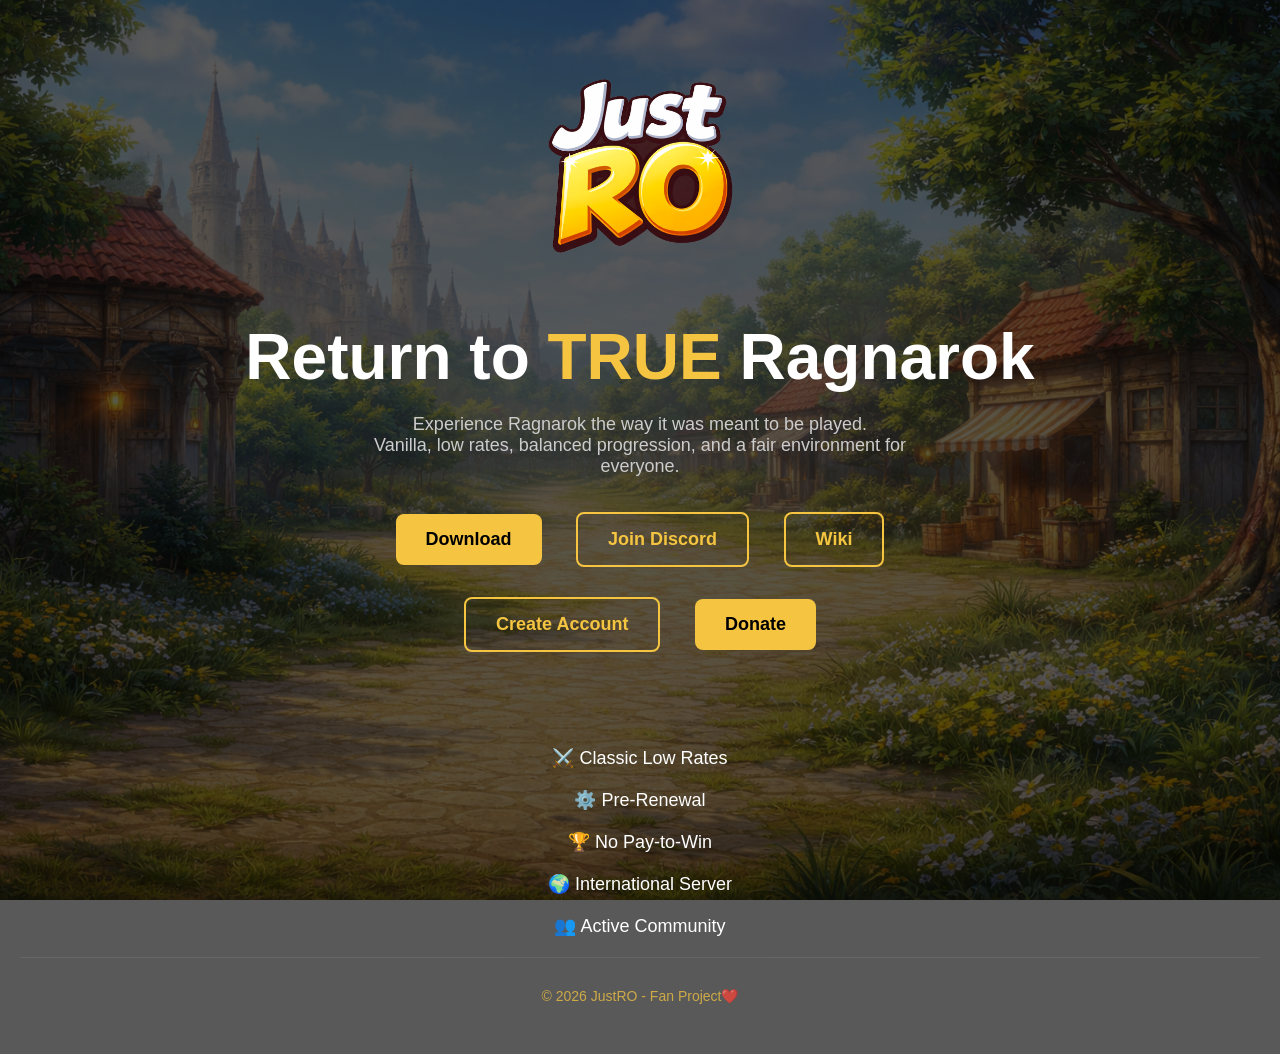
<file: index.html>
<!DOCTYPE html>
<html lang="en">
<head>
  <meta charset="UTF-8">
  <title>JustRO - Pure Ragnarok Experience</title>
  <meta name="viewport" content="width=device-width, initial-scale=1.0">

  <!-- IMPORTANTE: revisa que el nombre sea EXACTO -->
  <link rel="stylesheet" href="./styles.css">
</head>

<body>

<div class="container">

  <img src="./images/logo.png" class="logo" alt="JustRO Logo">

  <h1>Return to <span>TRUE</span> Ragnarok</h1>

  <p>
      Experience Ragnarok the way it was meant to be played.<br>
      Vanilla, low rates, balanced progression, and a fair environment for everyone.
  </p>
<div class="buttons">
      <a href="#" class="btn btn-primary">Download</a>
      <a href="#" class="btn btn-secondary">Join Discord</a>
      <a href="/JustRO_Custom_Wiki.html" class="btn btn-secondary">Wiki</a>
  </div>
  <div class="buttons">
      <a href="#" class="btn btn-secondary">Create Account</a>
      <a href="#" class="btn btn-primary">Donate</a>
  </div>
  <div class="features">
    <div class="feature">⚔️ Classic Low Rates</div>
    <div class="feature">⚙️ Pre-Renewal</div>
    <div class="feature">🏆 No Pay-to-Win</div>
    <div class="feature">🌍 International Server</div>
    <div class="feature">👥 Active Community</div>
  </div>

  <footer>
    © 2026 JustRO - Fan Project❤️
  </footer>

</div>

</body>
</html>
</file>
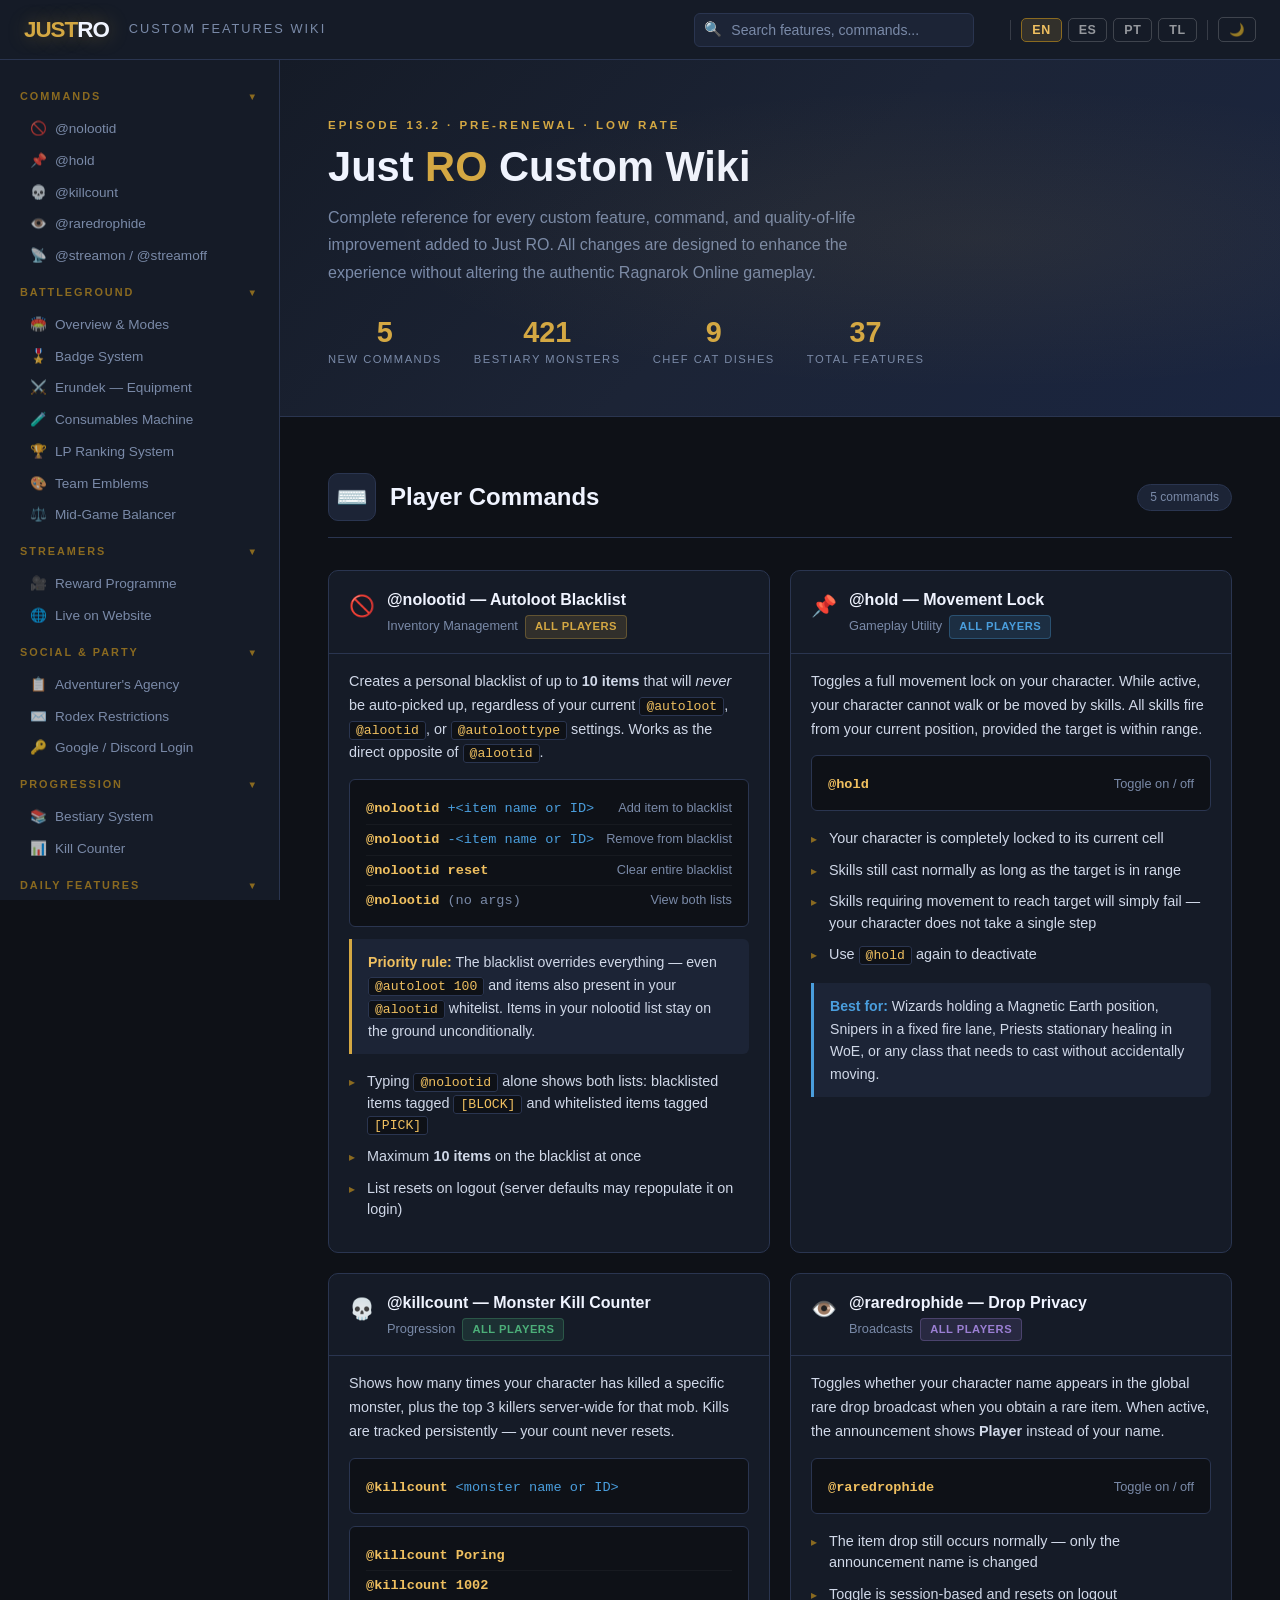
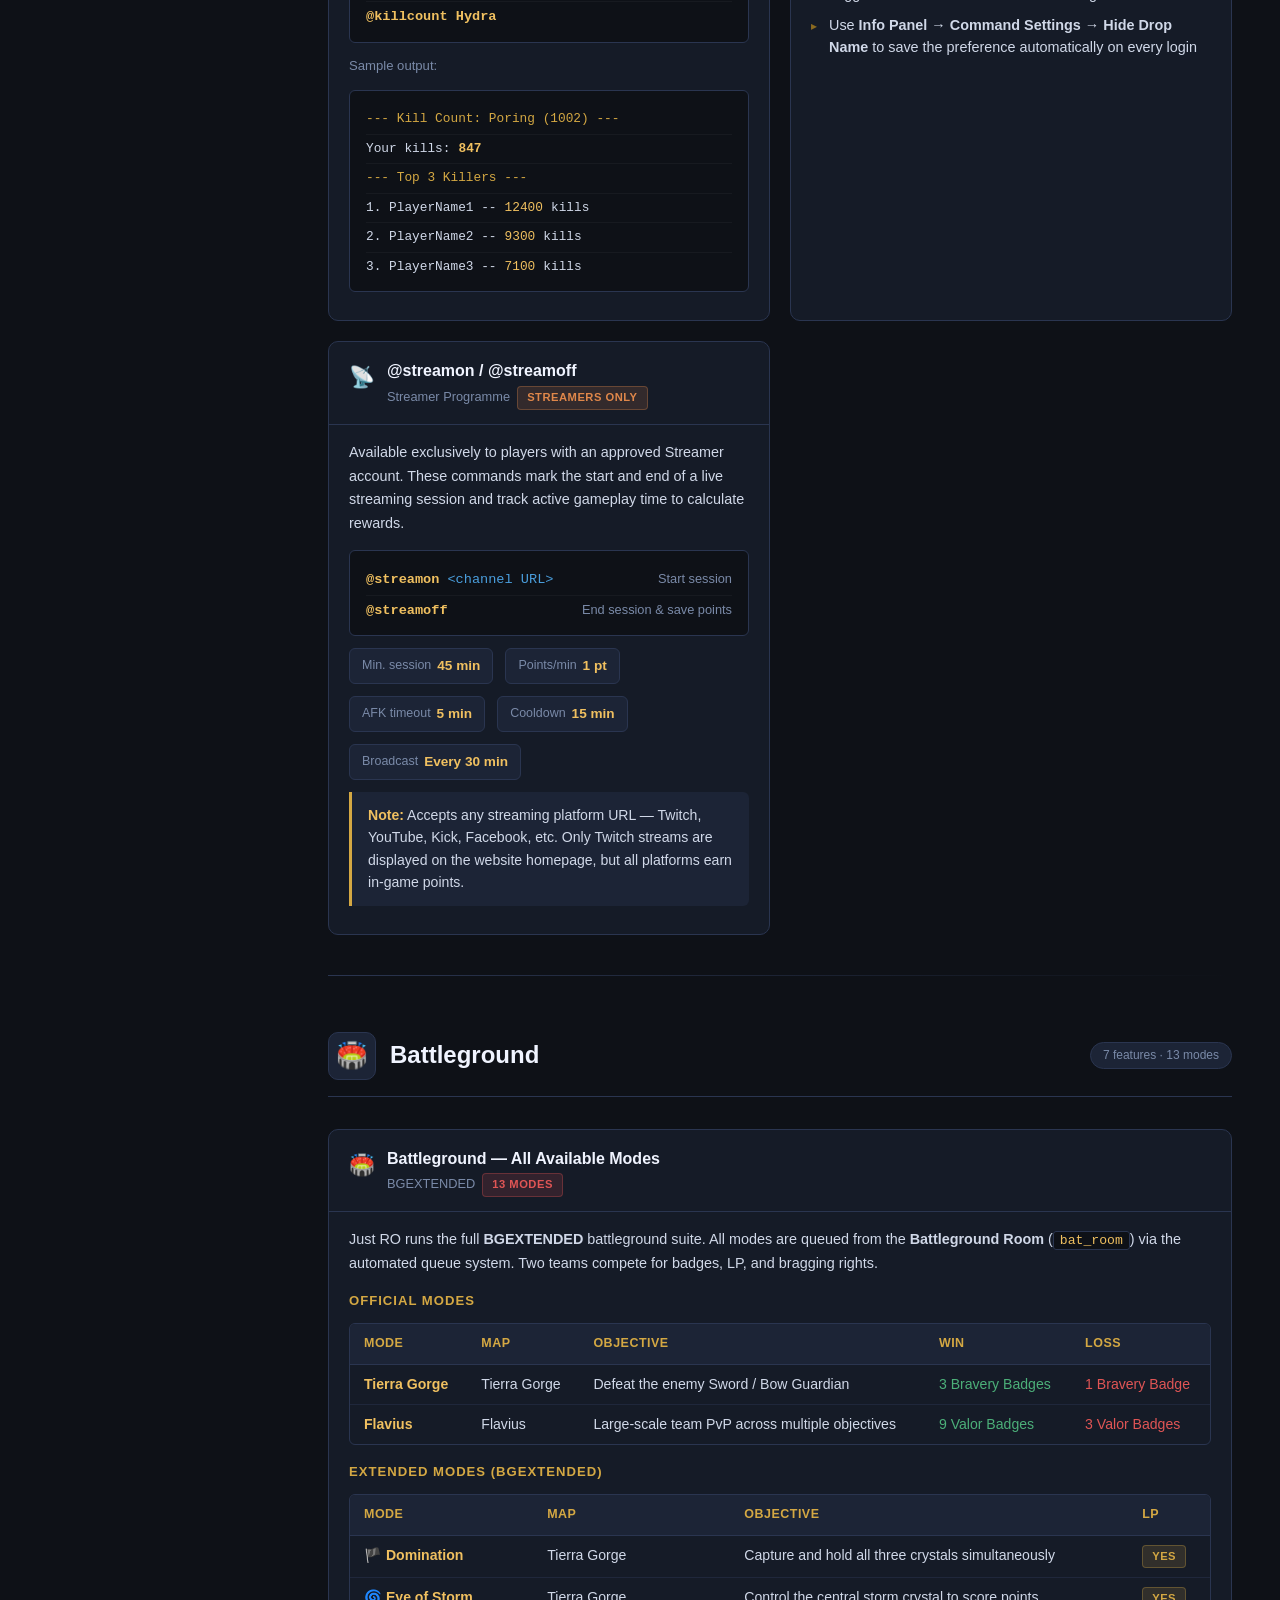
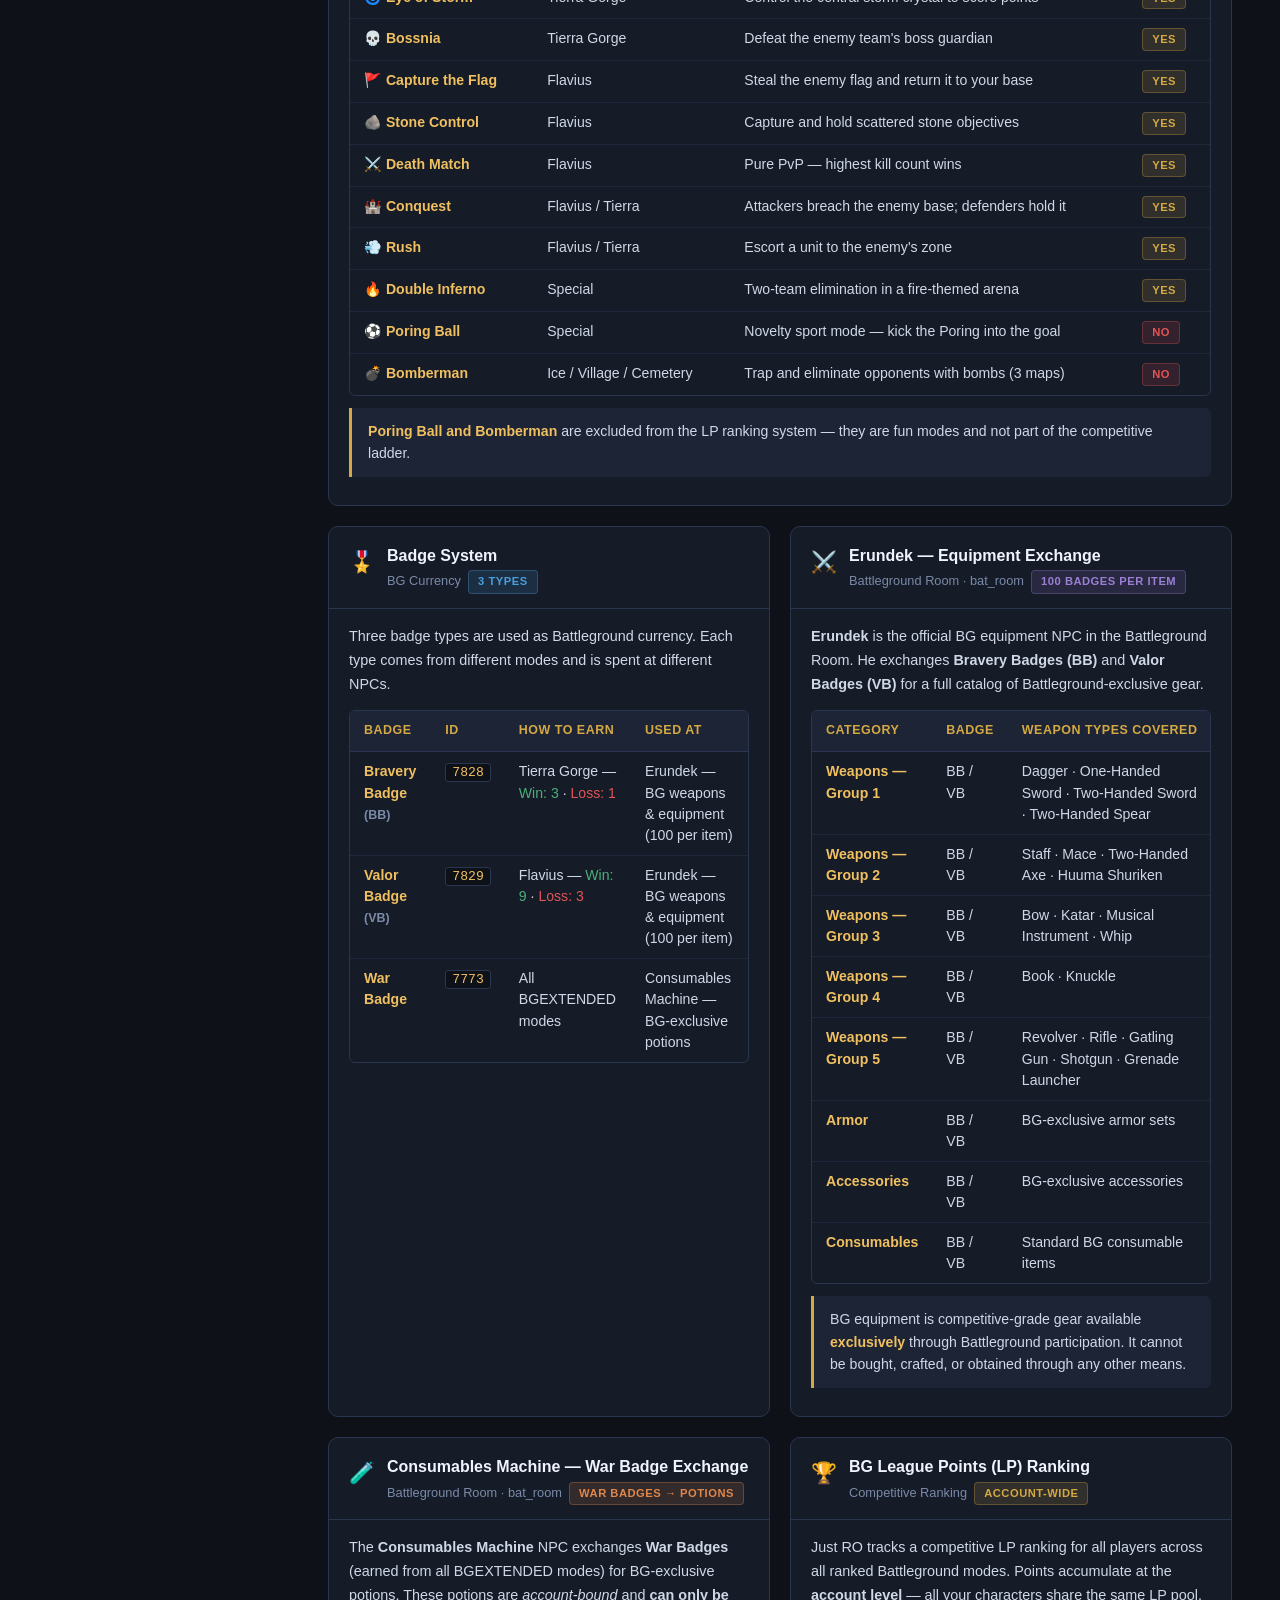
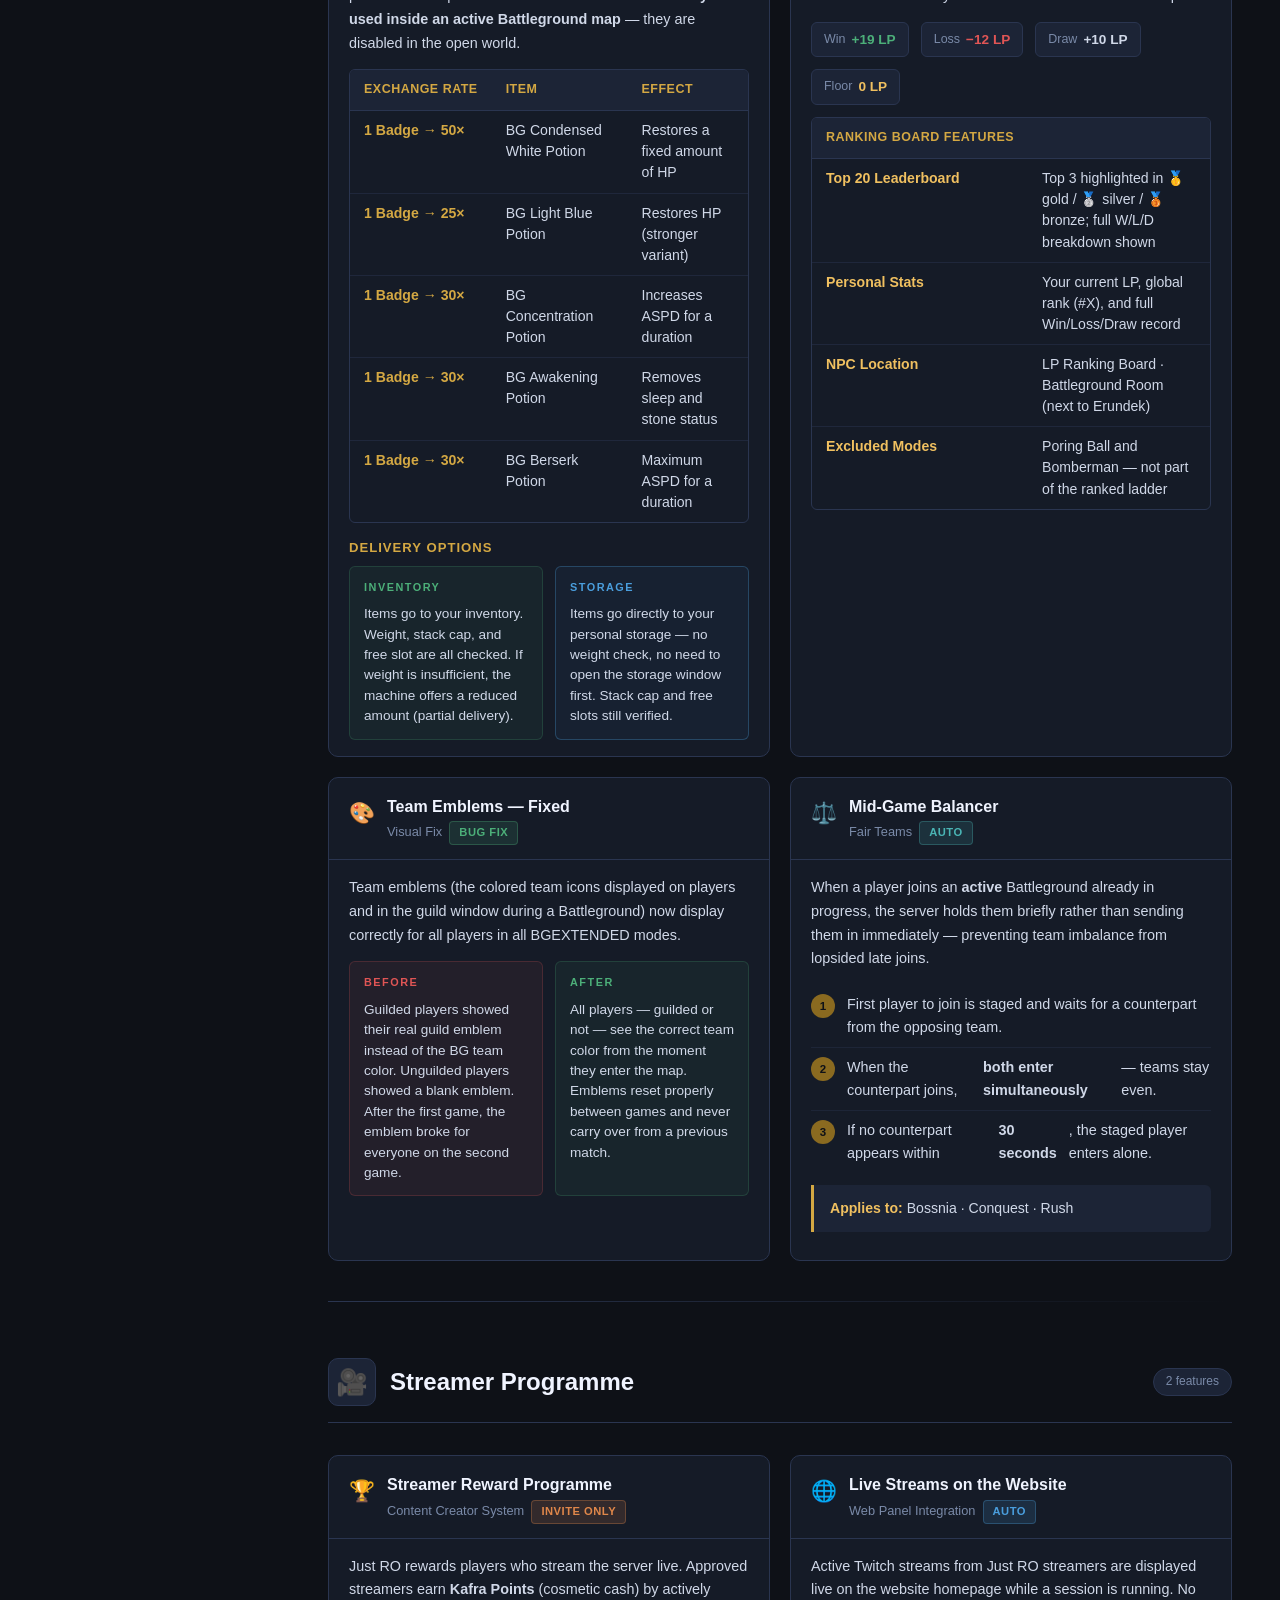
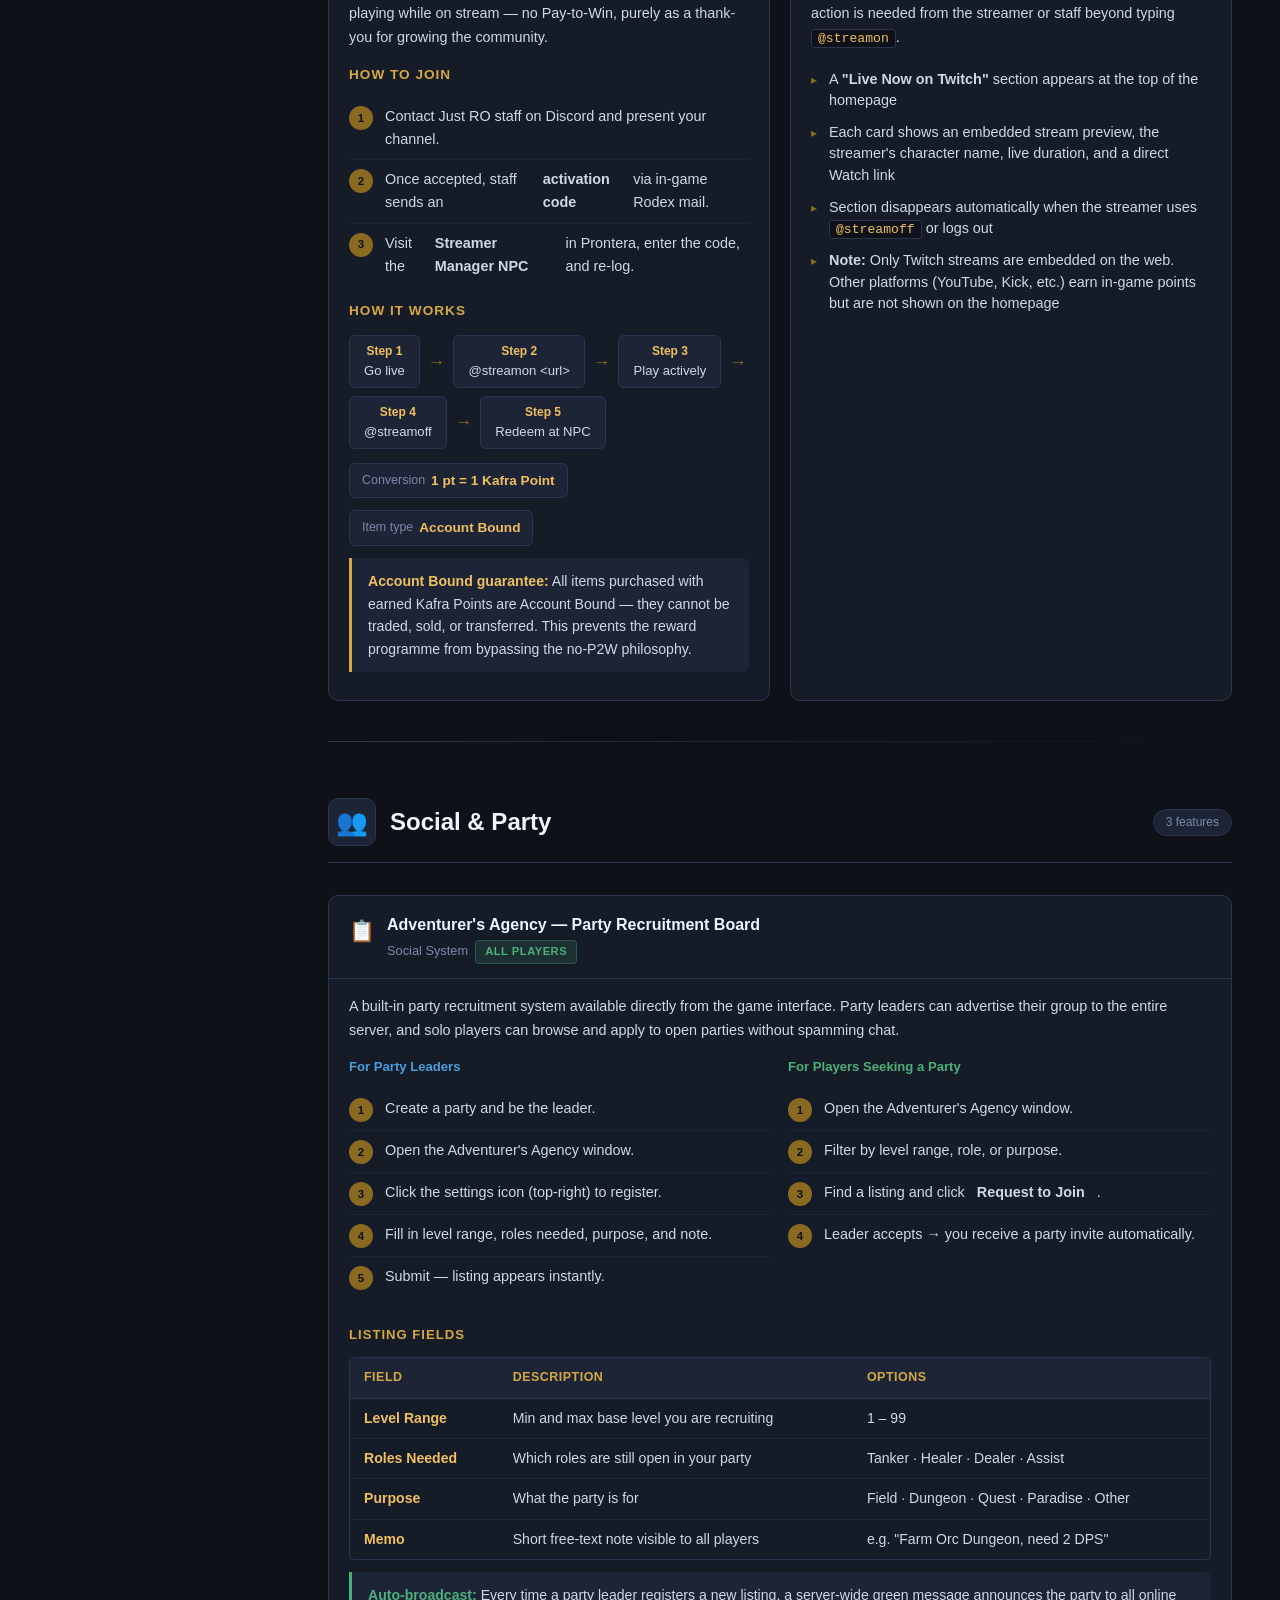
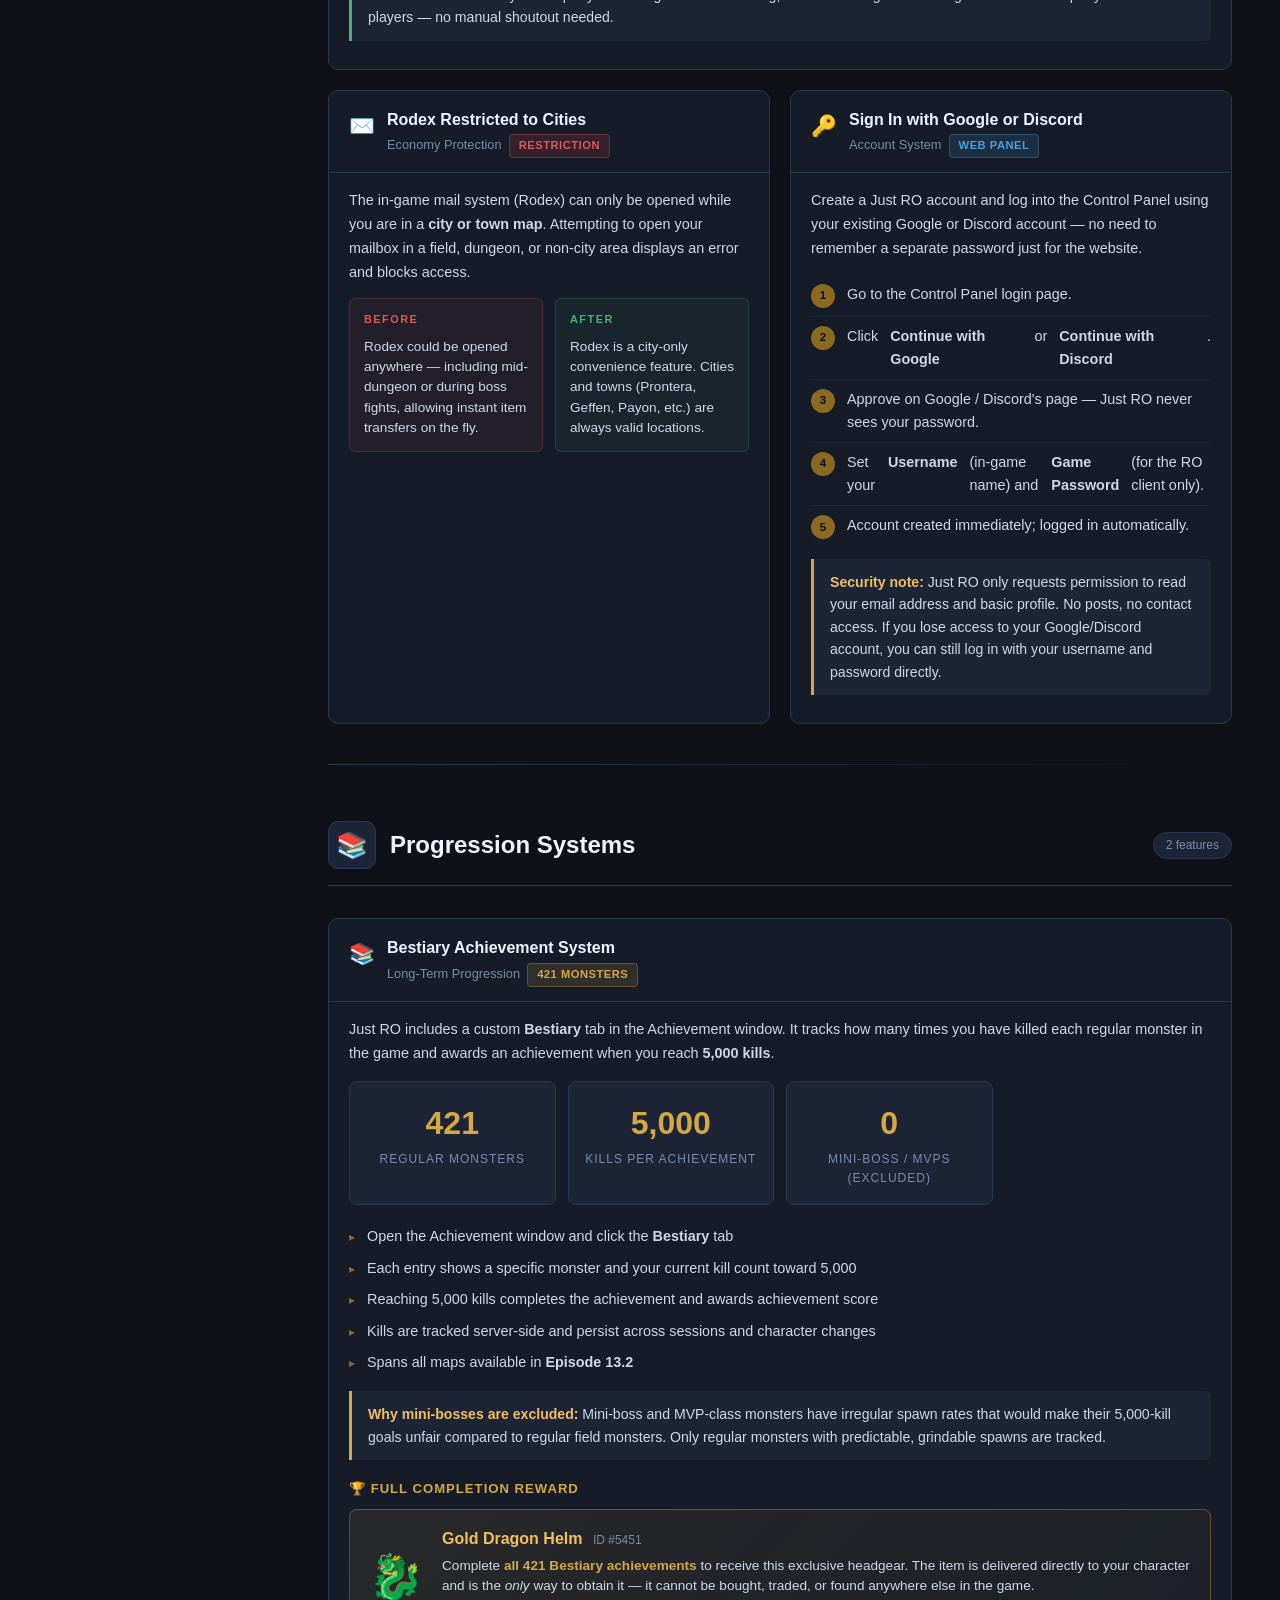
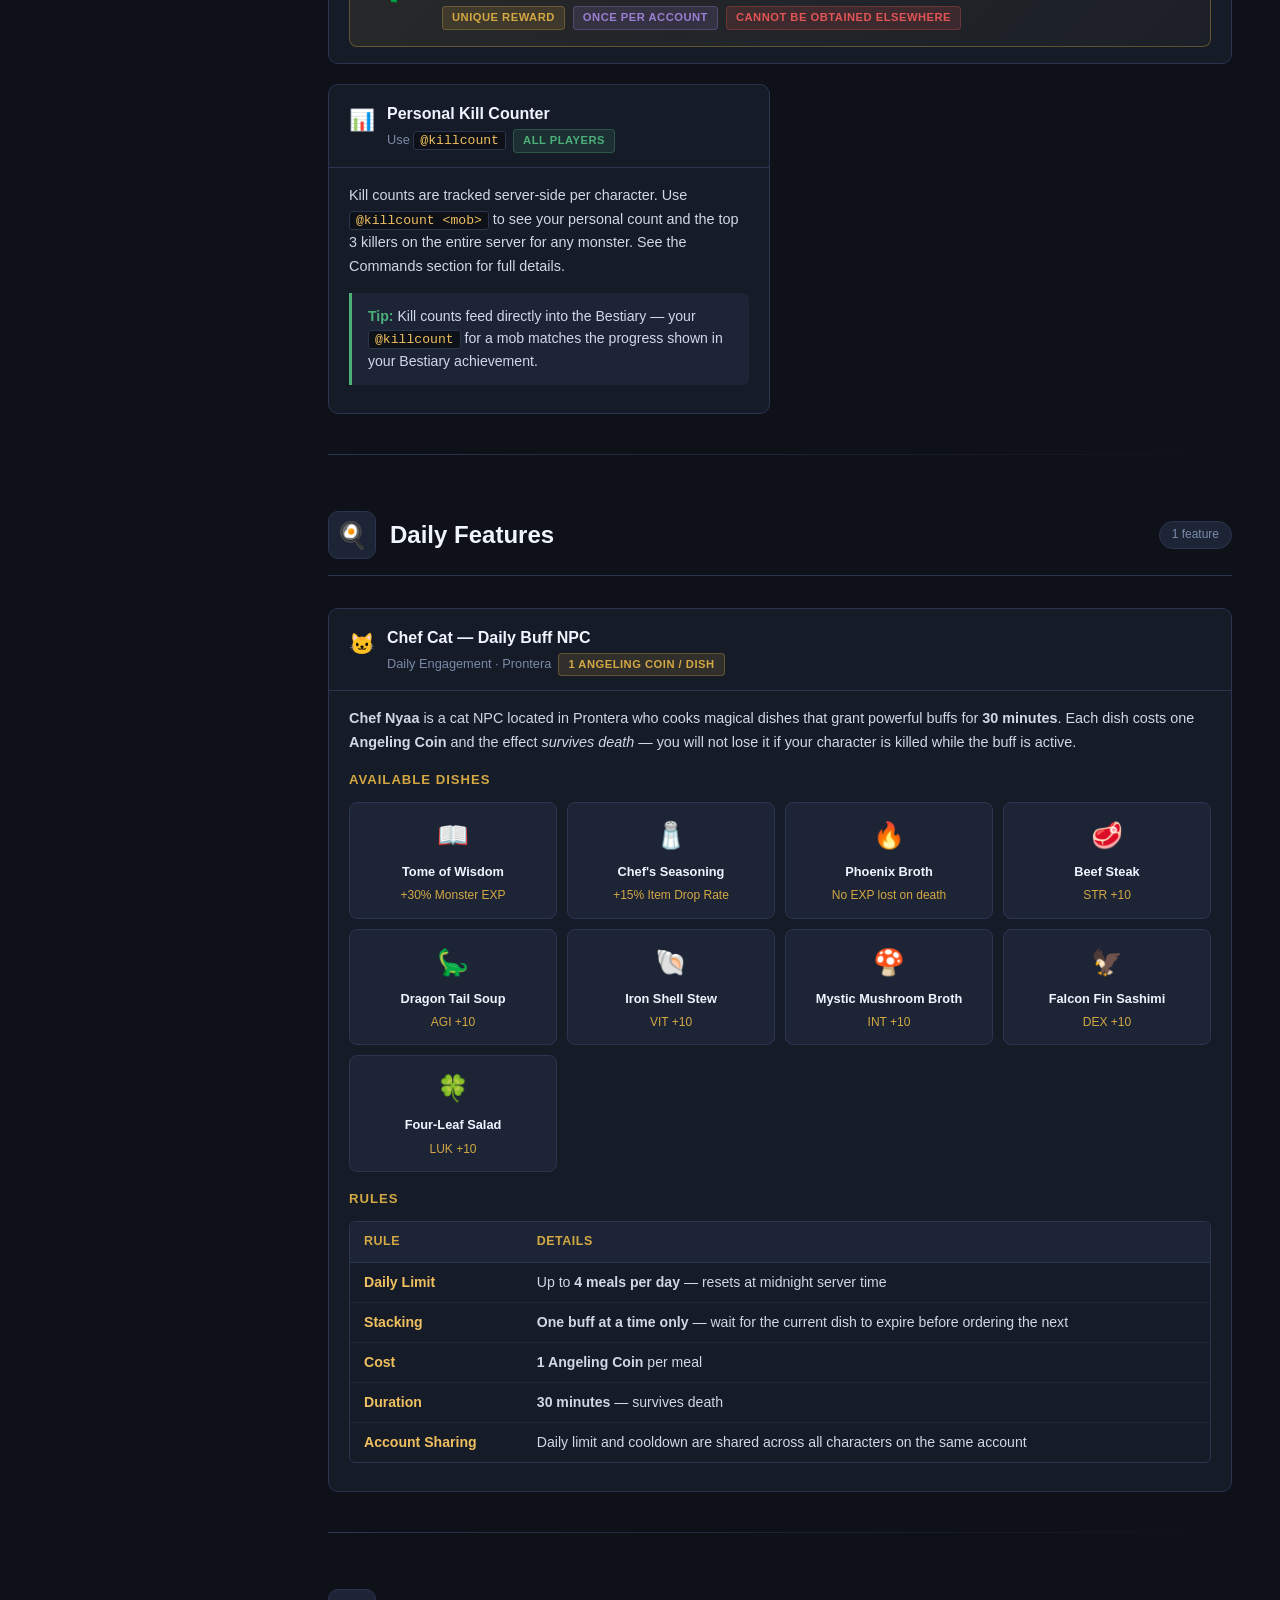
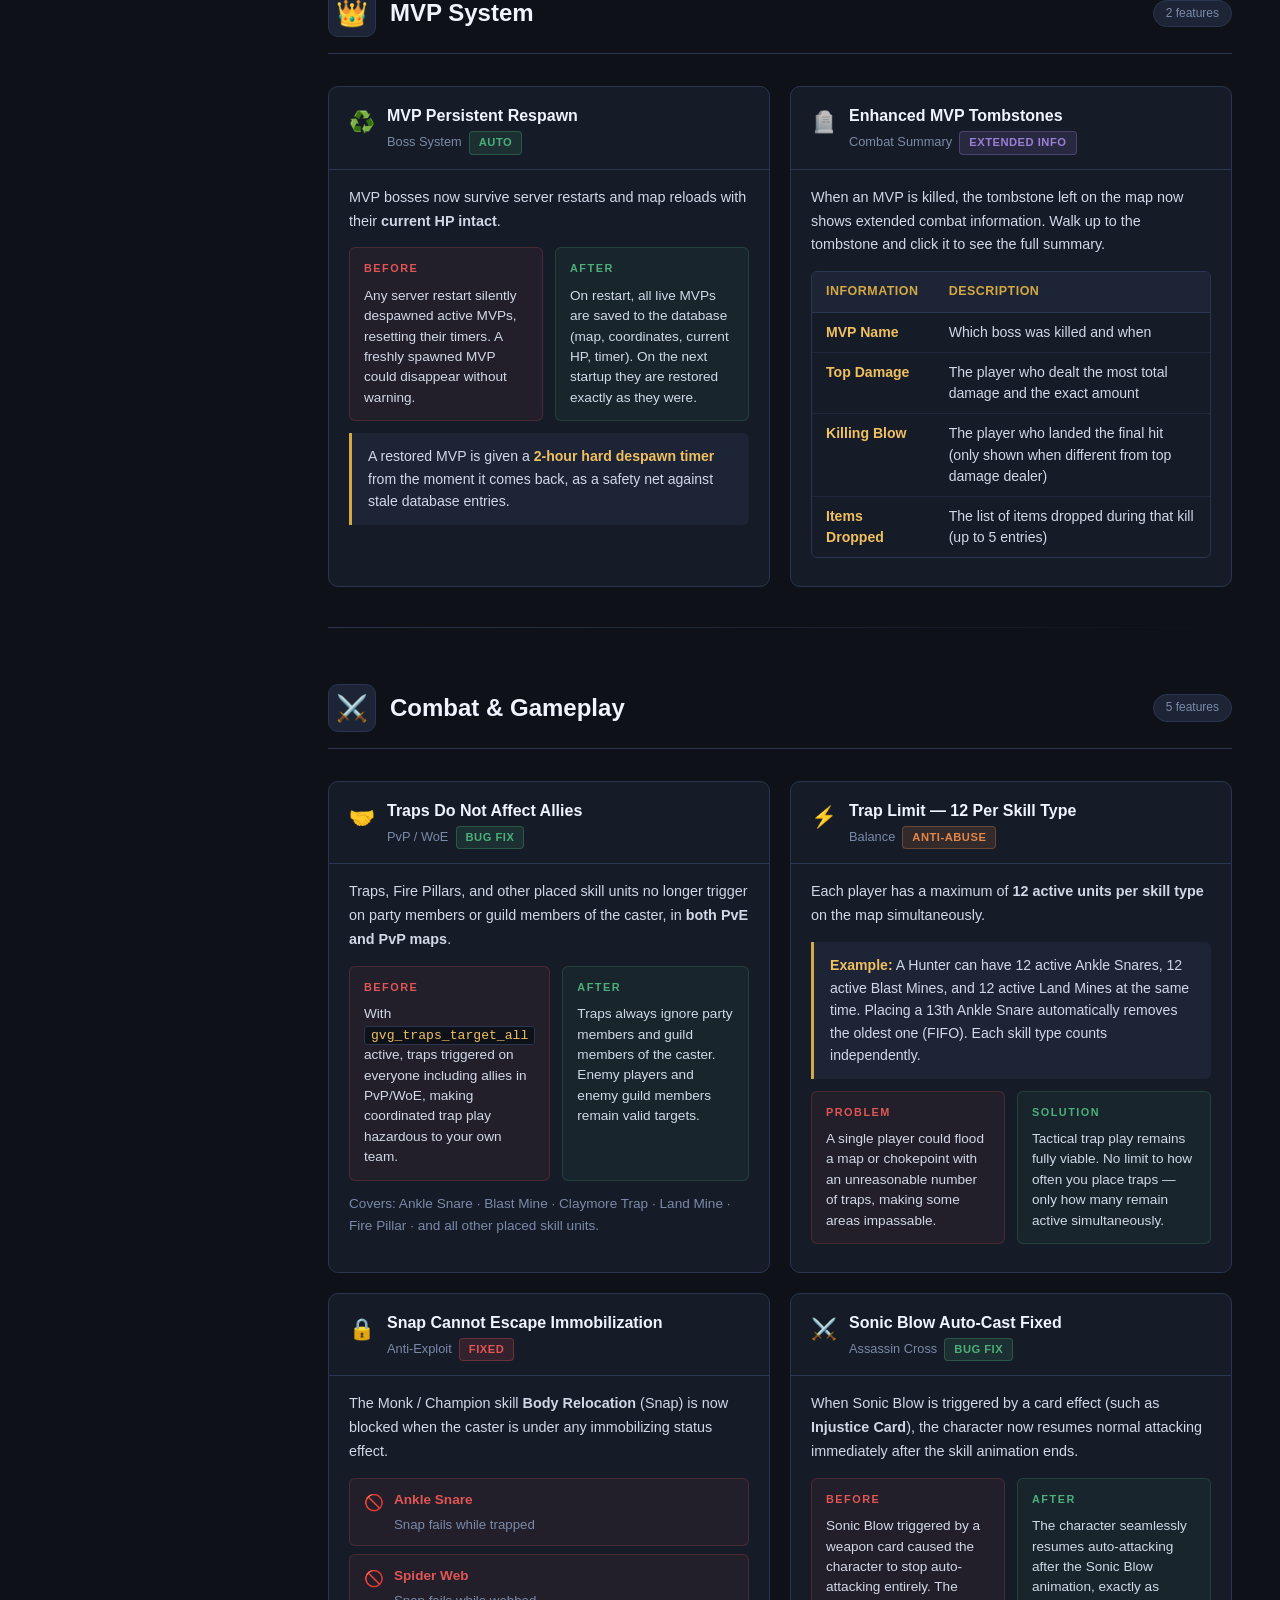
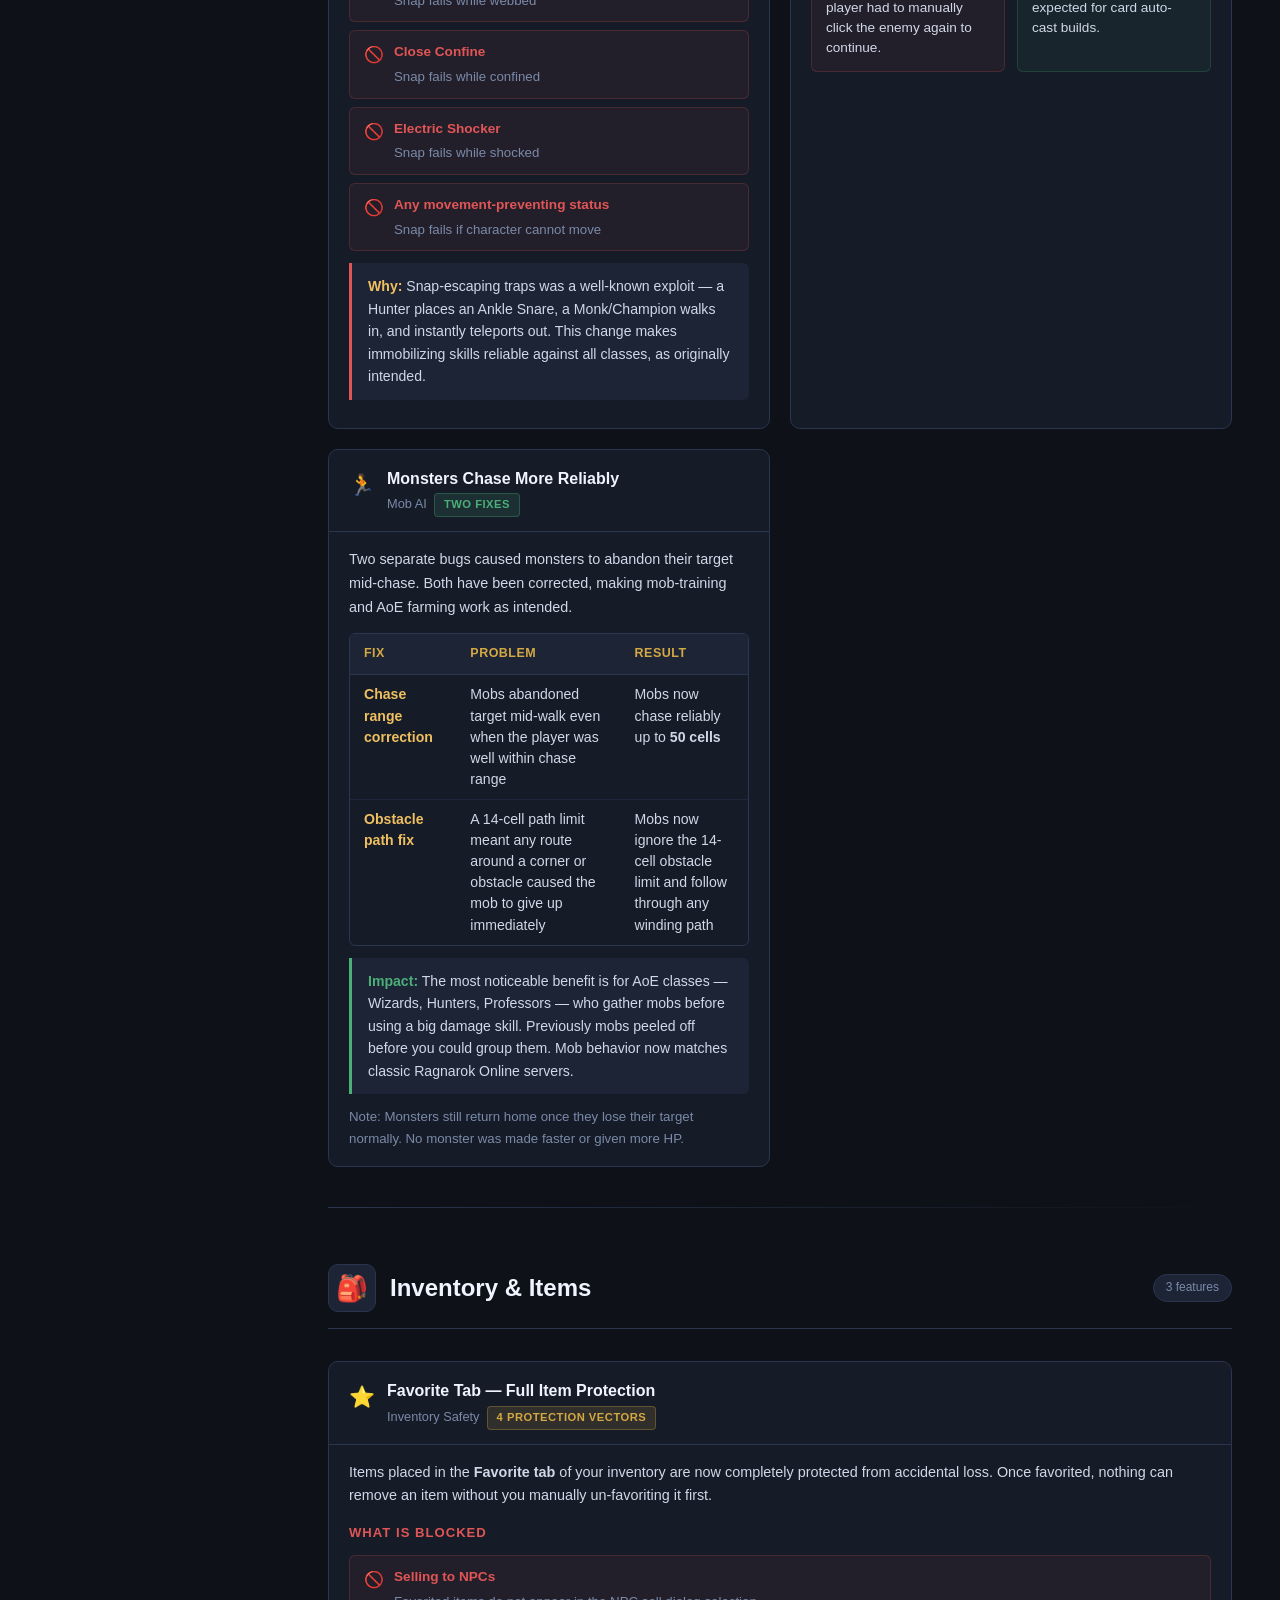
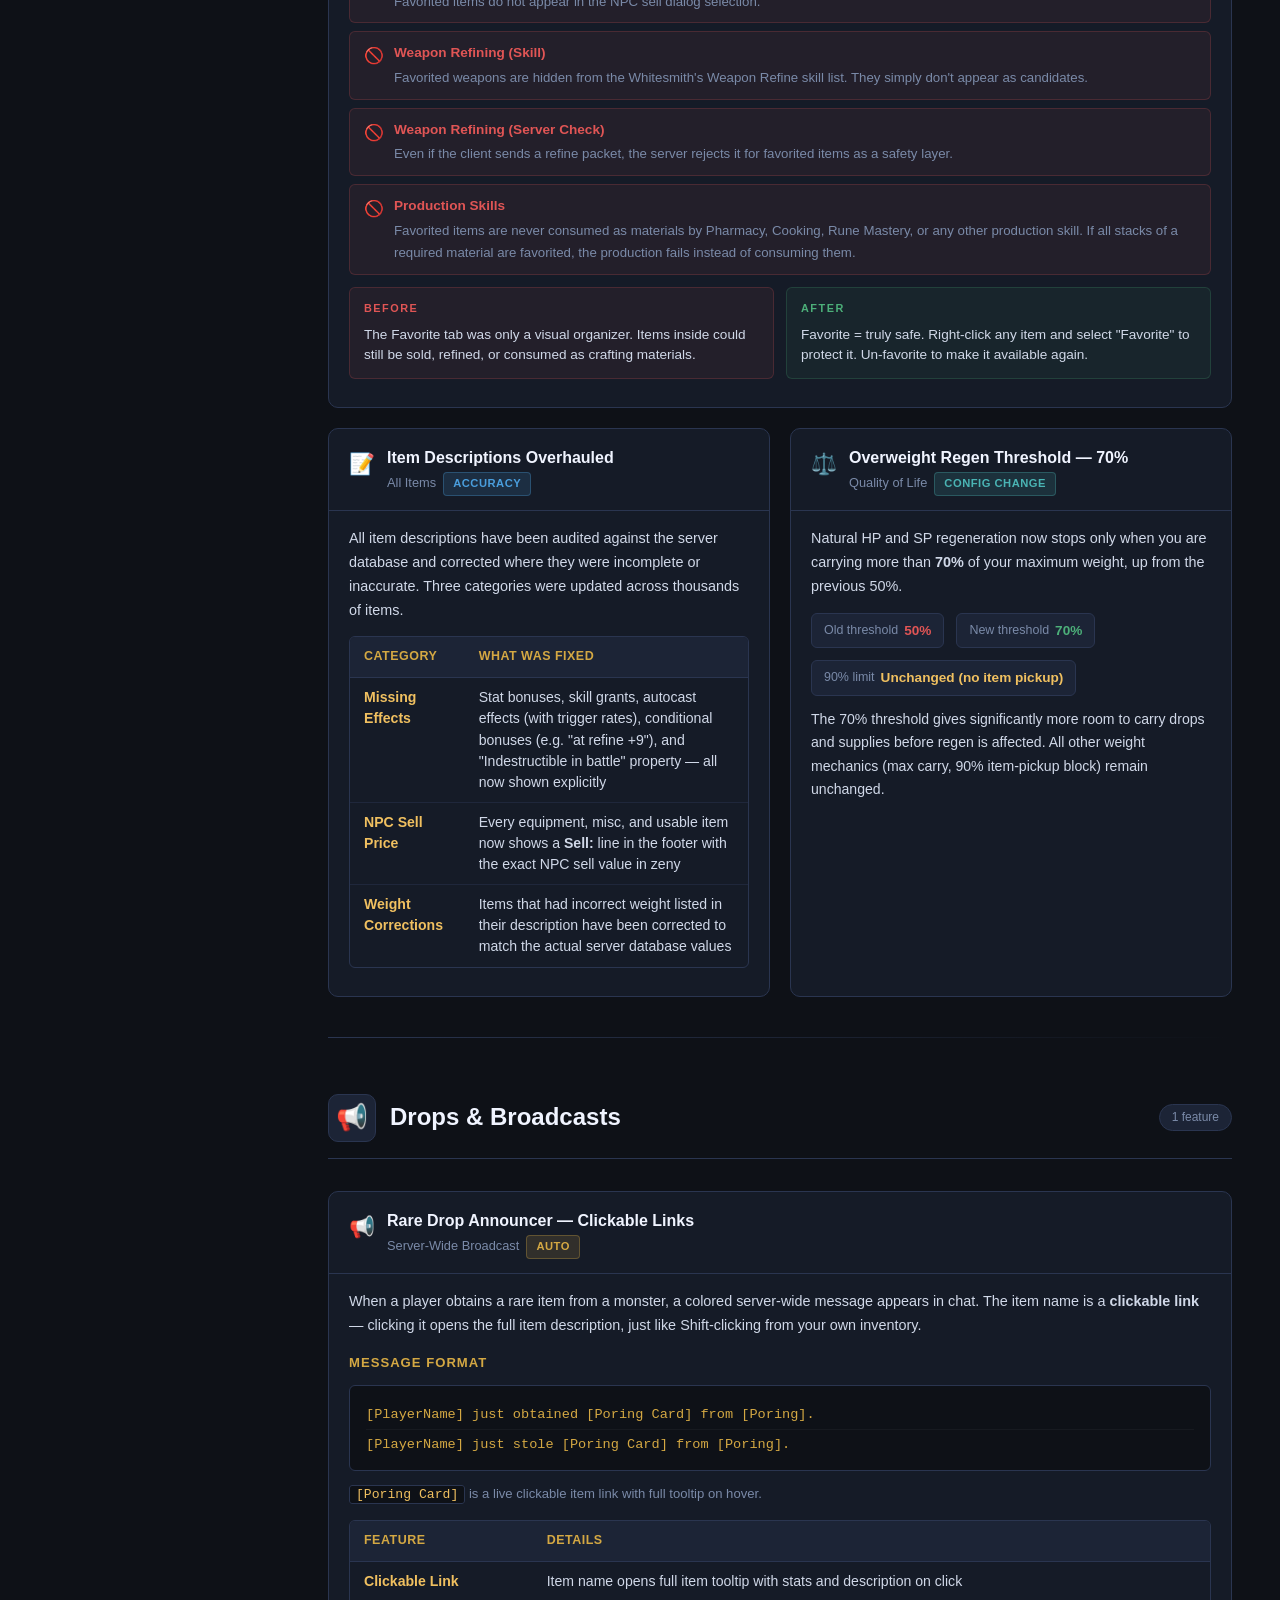
<file: JustRO_Custom_Wiki.html>
<!DOCTYPE html>
<html lang="en" data-theme="dark">
<head>
<meta charset="UTF-8">
<meta name="viewport" content="width=device-width, initial-scale=1.0">
<title>Just RO — Custom Features Wiki</title>
<script src="wiki_i18n.js"></script>
<style>
/* ============================================================
   ROOT & RESET
============================================================ */
*, *::before, *::after { box-sizing: border-box; margin: 0; padding: 0; }

:root {
  --bg:         #0e1117;
  --bg2:        #151b27;
  --bg3:        #1c2436;
  --border:     #2a3550;
  --gold:       #d4a843;
  --gold-light: #f0c060;
  --gold-dim:   #8a6a20;
  --blue:       #4a9edd;
  --blue-dim:   #2a5a8a;
  --green:      #4caf79;
  --red:        #e05555;
  --purple:     #9b7fd4;
  --teal:       #4ab4b4;
  --orange:     #e0874a;
  --text:       #d0d8e8;
  --text-dim:   #7a8aa8;
  --text-bright:#f0f4ff;
  --sidebar-w:  280px;
  --topbar-h:   60px;
}

html { scroll-behavior: smooth; }

body {
  background: var(--bg);
  color: var(--text);
  font-family: 'Segoe UI', 'Helvetica Neue', Arial, sans-serif;
  font-size: 14px;
  line-height: 1.6;
}

/* ============================================================
   SCROLLBAR
============================================================ */
::-webkit-scrollbar { width: 6px; }
::-webkit-scrollbar-track { background: var(--bg); }
::-webkit-scrollbar-thumb { background: var(--border); border-radius: 3px; }
::-webkit-scrollbar-thumb:hover { background: var(--gold-dim); }

/* ============================================================
   TOP BAR
============================================================ */
.topbar {
  position: fixed;
  top: 0; left: 0; right: 0;
  height: var(--topbar-h);
  background: var(--bg2);
  border-bottom: 1px solid var(--border);
  display: flex;
  align-items: center;
  padding: 0 24px;
  gap: 20px;
  z-index: 1000;
}

.topbar-logo {
  font-size: 1.4rem;
  font-weight: 900;
  color: var(--gold);
  letter-spacing: -1px;
  white-space: nowrap;
  text-shadow: 0 0 20px rgba(212,168,67,0.4);
}

.topbar-logo span { color: var(--text-bright); }

.topbar-subtitle {
  color: var(--text-dim);
  font-size: 0.8rem;
  text-transform: uppercase;
  letter-spacing: 2px;
  white-space: nowrap;
}

.topbar-sep { flex: 1; }

.search-wrap {
  position: relative;
  width: 280px;
}

.search-wrap input {
  width: 100%;
  background: var(--bg3);
  border: 1px solid var(--border);
  border-radius: 6px;
  color: var(--text);
  padding: 8px 14px 8px 36px;
  font-size: 0.88rem;
  outline: none;
  transition: border-color 0.2s;
}

.search-wrap input::placeholder { color: var(--text-dim); }
.search-wrap input:focus { border-color: var(--gold-dim); }

.search-icon {
  position: absolute;
  left: 10px;
  top: 50%;
  transform: translateY(-50%);
  color: var(--text-dim);
  font-size: 0.9rem;
  pointer-events: none;
}

.search-results {
  display: none;
  position: absolute;
  top: calc(100% + 6px);
  left: 0; right: 0;
  background: var(--bg2);
  border: 1px solid var(--border);
  border-radius: 6px;
  max-height: 320px;
  overflow-y: auto;
  z-index: 2000;
  box-shadow: 0 8px 32px rgba(0,0,0,0.6);
}

.search-results.active { display: block; }

.search-result-item {
  display: block;
  padding: 10px 14px;
  border-bottom: 1px solid var(--border);
  text-decoration: none;
  color: var(--text);
  font-size: 0.88rem;
  transition: background 0.15s;
}

.search-result-item:last-child { border-bottom: none; }
.search-result-item:hover { background: var(--bg3); color: var(--gold-light); }

.search-result-item .sr-cat {
  font-size: 0.7rem;
  color: var(--text-dim);
  text-transform: uppercase;
  letter-spacing: 1px;
  display: block;
  margin-bottom: 2px;
}

.search-result-item .sr-title { font-weight: 600; }
.search-no-results { padding: 16px; color: var(--text-dim); text-align: center; font-size: 0.88rem; }

/* ============================================================
   SIDEBAR
============================================================ */
.sidebar {
  position: fixed;
  top: var(--topbar-h);
  left: 0;
  bottom: 0;
  width: var(--sidebar-w);
  background: var(--bg2);
  border-right: 1px solid var(--border);
  overflow-y: auto;
  padding: 20px 0 40px;
}

.nav-section { margin-bottom: 4px; }

.nav-section-title {
  padding: 8px 20px;
  font-size: 0.68rem;
  font-weight: 700;
  text-transform: uppercase;
  letter-spacing: 2px;
  color: var(--gold-dim);
  cursor: pointer;
  display: flex;
  align-items: center;
  justify-content: space-between;
  user-select: none;
}

.nav-section-title:hover { color: var(--gold); }

.nav-section-title .caret {
  font-size: 0.6rem;
  transition: transform 0.2s;
}

.nav-section-title.collapsed .caret { transform: rotate(-90deg); }

.nav-items { overflow: hidden; }
.nav-items.collapsed { display: none; }

.nav-item {
  display: flex;
  align-items: center;
  gap: 8px;
  padding: 7px 20px 7px 28px;
  color: var(--text-dim);
  text-decoration: none;
  font-size: 0.85rem;
  border-left: 2px solid transparent;
  transition: all 0.15s;
  line-height: 1.3;
}

.nav-item:hover { color: var(--text); background: var(--bg3); border-left-color: var(--gold-dim); }
.nav-item.active { color: var(--gold-light); background: rgba(212,168,67,0.08); border-left-color: var(--gold); }
.nav-item .ni-icon { font-size: 0.85rem; min-width: 16px; text-align: center; opacity: 0.7; }
.nav-item .ni-badge { margin-left: auto; font-size: 0.65rem; background: var(--bg3); border: 1px solid var(--border); border-radius: 10px; padding: 1px 7px; color: var(--text-dim); }

/* ============================================================
   MAIN CONTENT
============================================================ */
.main {
  margin-left: var(--sidebar-w);
  margin-top: var(--topbar-h);
  padding: 0;
  min-height: calc(100vh - var(--topbar-h));
}

/* HERO */
.wiki-hero {
  background: linear-gradient(135deg, var(--bg2) 0%, var(--bg3) 50%, #1a2540 100%);
  border-bottom: 1px solid var(--border);
  padding: 56px 48px 48px;
  position: relative;
  overflow: hidden;
}

.wiki-hero::before {
  content: '';
  position: absolute;
  top: 0; right: 0; bottom: 0; left: 0;
  background: radial-gradient(ellipse at 70% 50%, rgba(212,168,67,0.07) 0%, transparent 60%);
  pointer-events: none;
}

.wiki-hero-eyebrow {
  font-size: 0.72rem;
  font-weight: 700;
  letter-spacing: 3px;
  text-transform: uppercase;
  color: var(--gold);
  margin-bottom: 10px;
}

.wiki-hero h1 {
  font-size: 2.6rem;
  font-weight: 900;
  color: var(--text-bright);
  line-height: 1.1;
  margin-bottom: 14px;
}

.wiki-hero h1 span { color: var(--gold); }

.wiki-hero-desc {
  font-size: 1rem;
  color: var(--text-dim);
  max-width: 600px;
  line-height: 1.7;
  margin-bottom: 32px;
}

.hero-stats {
  display: flex;
  gap: 32px;
  flex-wrap: wrap;
}

.hero-stat { text-align: center; }
.hero-stat .hs-num { font-size: 1.8rem; font-weight: 900; color: var(--gold); line-height: 1; }
.hero-stat .hs-label { font-size: 0.7rem; text-transform: uppercase; letter-spacing: 1.5px; color: var(--text-dim); margin-top: 4px; }

/* CONTENT AREA */
.content {
  padding: 0 48px 80px;
}

/* SECTION */
.wiki-section {
  padding-top: 56px;
}

.wiki-section-header {
  display: flex;
  align-items: center;
  gap: 14px;
  margin-bottom: 32px;
  padding-bottom: 16px;
  border-bottom: 1px solid var(--border);
}

.wiki-section-icon {
  font-size: 1.6rem;
  width: 48px;
  height: 48px;
  background: var(--bg3);
  border: 1px solid var(--border);
  border-radius: 10px;
  display: flex;
  align-items: center;
  justify-content: center;
  flex-shrink: 0;
}

.wiki-section-header h2 {
  font-size: 1.5rem;
  font-weight: 800;
  color: var(--text-bright);
}

.wiki-section-header .section-count {
  margin-left: auto;
  font-size: 0.75rem;
  color: var(--text-dim);
  background: var(--bg3);
  border: 1px solid var(--border);
  padding: 3px 12px;
  border-radius: 20px;
  white-space: nowrap;
}

/* ARTICLE CARDS */
.article-grid {
  display: grid;
  grid-template-columns: repeat(auto-fill, minmax(380px, 1fr));
  gap: 20px;
  margin-bottom: 12px;
}

.article-grid.wide {
  grid-template-columns: 1fr;
}

.article-card {
  background: var(--bg2);
  border: 1px solid var(--border);
  border-radius: 10px;
  overflow: hidden;
  transition: border-color 0.2s, transform 0.15s;
}

.article-card:hover {
  border-color: var(--gold-dim);
  transform: translateY(-1px);
}

.article-card-head {
  padding: 16px 20px 14px;
  border-bottom: 1px solid var(--border);
  display: flex;
  align-items: flex-start;
  gap: 12px;
}

.article-card-icon {
  font-size: 1.3rem;
  margin-top: 2px;
  flex-shrink: 0;
}

.article-card-head h3 {
  font-size: 1rem;
  font-weight: 700;
  color: var(--text-bright);
  margin-bottom: 2px;
}

.article-card-head .subtitle {
  font-size: 0.8rem;
  color: var(--text-dim);
}

.article-card-body {
  padding: 16px 20px;
}

.article-card-body p {
  color: var(--text);
  font-size: 0.9rem;
  margin-bottom: 14px;
  line-height: 1.65;
}

.article-card-body p:last-child { margin-bottom: 0; }

/* COMMAND BLOCK */
.cmd-block {
  background: var(--bg);
  border: 1px solid var(--border);
  border-radius: 6px;
  padding: 14px 16px;
  margin: 12px 0;
  font-family: 'Consolas', 'Courier New', monospace;
  font-size: 0.85rem;
}

.cmd-line {
  display: flex;
  align-items: baseline;
  gap: 8px;
  padding: 4px 0;
  border-bottom: 1px solid rgba(255,255,255,0.04);
}

.cmd-line:last-child { border-bottom: none; padding-bottom: 0; }

.cmd-syntax { color: var(--gold-light); font-weight: 600; }
.cmd-arg    { color: var(--blue); }
.cmd-opt    { color: var(--text-dim); }
.cmd-desc   {
  color: var(--text-dim);
  font-family: 'Segoe UI', Arial, sans-serif;
  font-size: 0.8rem;
  margin-left: auto;
  text-align: right;
  max-width: 180px;
  line-height: 1.3;
}

/* INLINE CODE */
code {
  background: var(--bg);
  border: 1px solid var(--border);
  border-radius: 3px;
  padding: 1px 6px;
  font-family: 'Consolas', monospace;
  font-size: 0.82rem;
  color: var(--gold-light);
}

/* BADGES / TAGS */
.badge {
  display: inline-block;
  padding: 2px 9px;
  border-radius: 4px;
  font-size: 0.7rem;
  font-weight: 700;
  letter-spacing: 0.5px;
  text-transform: uppercase;
}

.badge-gold    { background: rgba(212,168,67,0.15);  color: var(--gold);   border: 1px solid rgba(212,168,67,0.3);  }
.badge-blue    { background: rgba(74,158,221,0.15);  color: var(--blue);   border: 1px solid rgba(74,158,221,0.3);  }
.badge-green   { background: rgba(76,175,121,0.15);  color: var(--green);  border: 1px solid rgba(76,175,121,0.3);  }
.badge-red     { background: rgba(224,85,85,0.15);   color: var(--red);    border: 1px solid rgba(224,85,85,0.3);   }
.badge-purple  { background: rgba(155,127,212,0.15); color: var(--purple); border: 1px solid rgba(155,127,212,0.3); }
.badge-teal    { background: rgba(74,180,180,0.15);  color: var(--teal);   border: 1px solid rgba(74,180,180,0.3);  }
.badge-orange  { background: rgba(224,135,74,0.15);  color: var(--orange); border: 1px solid rgba(224,135,74,0.3);  }

/* HIGHLIGHT CALLOUT */
.callout {
  background: var(--bg3);
  border-left: 3px solid var(--gold);
  border-radius: 0 6px 6px 0;
  padding: 12px 16px;
  margin: 12px 0;
  font-size: 0.88rem;
  color: var(--text);
}

.callout.blue { border-left-color: var(--blue); }
.callout.green { border-left-color: var(--green); }
.callout.red { border-left-color: var(--red); }
.callout strong { color: var(--gold-light); }
.callout.blue strong { color: var(--blue); }
.callout.green strong { color: var(--green); }

/* TABLES */
.wiki-table-wrap {
  overflow-x: auto;
  margin: 12px 0;
  border-radius: 6px;
  border: 1px solid var(--border);
}

.wiki-table {
  width: 100%;
  border-collapse: collapse;
  font-size: 0.88rem;
}

.wiki-table thead th {
  background: var(--bg3);
  color: var(--gold);
  padding: 10px 14px;
  text-align: left;
  font-size: 0.78rem;
  font-weight: 700;
  text-transform: uppercase;
  letter-spacing: 0.5px;
  white-space: nowrap;
  border-bottom: 1px solid var(--border);
}

.wiki-table tbody tr { border-bottom: 1px solid rgba(42,53,80,0.5); }
.wiki-table tbody tr:last-child { border-bottom: none; }
.wiki-table tbody tr:hover { background: rgba(42,53,80,0.4); }
.wiki-table td { padding: 9px 14px; vertical-align: top; line-height: 1.5; }
.wiki-table td:first-child { font-weight: 600; color: var(--gold-light); }

/* STEP LIST */
.step-list { list-style: none; margin: 12px 0; }

.step-list li {
  display: flex;
  gap: 12px;
  padding: 8px 0;
  border-bottom: 1px solid rgba(42,53,80,0.4);
  font-size: 0.9rem;
  align-items: flex-start;
}

.step-list li:last-child { border-bottom: none; }

.step-num {
  min-width: 24px;
  height: 24px;
  background: var(--gold-dim);
  color: var(--bg);
  border-radius: 50%;
  display: flex;
  align-items: center;
  justify-content: center;
  font-size: 0.72rem;
  font-weight: 800;
  flex-shrink: 0;
  margin-top: 1px;
}

/* BULLET LIST */
.bullet-list {
  list-style: none;
  margin: 10px 0;
}

.bullet-list li {
  position: relative;
  padding: 5px 0 5px 18px;
  font-size: 0.9rem;
  color: var(--text);
  line-height: 1.5;
}

.bullet-list li::before {
  content: '▸';
  position: absolute;
  left: 0;
  color: var(--gold-dim);
  font-size: 0.75rem;
  top: 7px;
}

/* BLOCK LIST (what is blocked) */
.block-list { margin: 12px 0; }

.block-item {
  display: flex;
  gap: 10px;
  align-items: flex-start;
  padding: 10px 14px;
  background: rgba(224,85,85,0.07);
  border: 1px solid rgba(224,85,85,0.2);
  border-radius: 6px;
  margin-bottom: 8px;
  font-size: 0.88rem;
}

.block-item .bi-icon { font-size: 1rem; flex-shrink: 0; margin-top: 1px; }
.block-item .bi-text strong { color: var(--red); display: block; margin-bottom: 2px; font-size: 0.85rem; }
.block-item .bi-text span { color: var(--text-dim); font-size: 0.83rem; }

/* SECTION DIVIDER */
.section-divider {
  height: 1px;
  background: linear-gradient(to right, var(--border), transparent);
  margin: 40px 0 0;
}

/* STAT ROW */
.stat-row {
  display: flex;
  gap: 12px;
  flex-wrap: wrap;
  margin: 12px 0;
}

.stat-chip {
  display: flex;
  align-items: center;
  gap: 6px;
  background: var(--bg3);
  border: 1px solid var(--border);
  border-radius: 6px;
  padding: 6px 12px;
  font-size: 0.85rem;
}

.stat-chip .sc-label { color: var(--text-dim); font-size: 0.78rem; }
.stat-chip .sc-val { color: var(--gold-light); font-weight: 700; }

/* DISH CARD GRID */
.dish-grid {
  display: grid;
  grid-template-columns: repeat(auto-fill, minmax(170px, 1fr));
  gap: 10px;
  margin: 12px 0;
}

.dish-card {
  background: var(--bg3);
  border: 1px solid var(--border);
  border-radius: 8px;
  padding: 12px;
  text-align: center;
  transition: border-color 0.15s;
}

.dish-card:hover { border-color: var(--gold-dim); }
.dish-card .dc-emoji { font-size: 1.6rem; display: block; margin-bottom: 6px; }
.dish-card .dc-name { font-size: 0.8rem; font-weight: 700; color: var(--text-bright); margin-bottom: 4px; }
.dish-card .dc-effect { font-size: 0.75rem; color: var(--gold); }

/* BEFORE/AFTER */
.before-after {
  display: grid;
  grid-template-columns: 1fr 1fr;
  gap: 12px;
  margin: 12px 0;
}

.ba-box { padding: 12px 14px; border-radius: 6px; }
.ba-box.before { background: rgba(224,85,85,0.07); border: 1px solid rgba(224,85,85,0.2); }
.ba-box.after  { background: rgba(76,175,121,0.07); border: 1px solid rgba(76,175,121,0.2); }
.ba-label { font-size: 0.68rem; font-weight: 700; text-transform: uppercase; letter-spacing: 1.5px; margin-bottom: 8px; display: block; }
.ba-box.before .ba-label { color: var(--red); }
.ba-box.after  .ba-label { color: var(--green); }
.ba-box p { font-size: 0.85rem; line-height: 1.5; color: var(--text); margin: 0; }

/* STREAM FLOW */
.stream-flow {
  display: flex;
  align-items: center;
  gap: 8px;
  flex-wrap: wrap;
  margin: 14px 0;
}

.flow-step {
  background: var(--bg3);
  border: 1px solid var(--border);
  border-radius: 6px;
  padding: 8px 14px;
  font-size: 0.82rem;
  color: var(--text);
  text-align: center;
  line-height: 1.3;
}

.flow-step strong { color: var(--gold-light); display: block; font-size: 0.75rem; margin-bottom: 2px; }
.flow-arrow { color: var(--gold-dim); font-size: 1.1rem; }

/* BACK TO TOP */
.back-to-top {
  position: fixed;
  bottom: 24px;
  right: 24px;
  background: var(--bg3);
  border: 1px solid var(--border);
  color: var(--text-dim);
  padding: 10px 14px;
  border-radius: 8px;
  cursor: pointer;
  font-size: 0.8rem;
  text-decoration: none;
  transition: all 0.2s;
  display: flex;
  align-items: center;
  gap: 6px;
  opacity: 0;
  pointer-events: none;
}

.back-to-top.visible { opacity: 1; pointer-events: all; }
.back-to-top:hover { border-color: var(--gold-dim); color: var(--gold); }

/* HIDDEN by search */
.wiki-section.search-hidden { display: none; }
.article-card.search-hidden { display: none; }

/* HIGHLIGHT MATCH */
mark { background: rgba(212,168,67,0.3); color: var(--gold-light); border-radius: 2px; }

/* SEARCH ACTIVE indicator */
.search-active-banner {
  display: none;
  background: rgba(212,168,67,0.1);
  border-bottom: 1px solid rgba(212,168,67,0.2);
  padding: 10px 48px;
  font-size: 0.85rem;
  color: var(--gold);
  align-items: center;
  gap: 12px;
}

.search-active-banner.visible { display: flex; }

.search-clear-btn {
  background: none;
  border: 1px solid var(--gold-dim);
  color: var(--gold);
  padding: 3px 12px;
  border-radius: 4px;
  cursor: pointer;
  font-size: 0.78rem;
}

.search-clear-btn:hover { background: rgba(212,168,67,0.15); }

/* FOOTER */
.wiki-footer {
  border-top: 1px solid var(--border);
  padding: 24px 48px;
  color: var(--text-dim);
  font-size: 0.8rem;
  display: flex;
  justify-content: space-between;
  align-items: center;
  flex-wrap: wrap;
  gap: 8px;
  margin-left: 0;
}

/* ============================================================
   LIGHT THEME
============================================================ */
[data-theme="light"] {
  --bg:         #f0f4f8;
  --bg2:        #ffffff;
  --bg3:        #e8edf4;
  --border:     #c8d4e0;
  --gold:       #8a6410;
  --gold-light: #6e4f0a;
  --gold-dim:   #b08820;
  --blue:       #1e5fa8;
  --blue-dim:   #1a4a88;
  --green:      #166534;
  --red:        #9b1c1c;
  --purple:     #5521b5;
  --teal:       #0d6e6e;
  --orange:     #9a3412;
  --text:       #1e293b;
  --text-dim:   #5a7090;
  --text-bright:#0f172a;
}

[data-theme="light"] .topbar          { background:#1e293b; border-bottom-color:#334155; }
[data-theme="light"] .topbar-subtitle { color:rgba(255,255,255,0.55); }
[data-theme="light"] .search-wrap input { background:#2d3f55; border-color:#3d5470; color:#e2e8f0; }
[data-theme="light"] .search-wrap input::placeholder { color:rgba(255,255,255,0.35); }
[data-theme="light"] .lang-btn        { color:rgba(255,255,255,0.65); border-color:rgba(255,255,255,0.15); }
[data-theme="light"] .lang-btn:hover,
[data-theme="light"] .lang-btn.active { color:#ffffff; border-color:var(--gold-light); background:rgba(255,255,255,0.1); }
[data-theme="light"] .theme-btn       { color:rgba(255,255,255,0.65); border-color:rgba(255,255,255,0.15); }
[data-theme="light"] .theme-btn:hover { color:#ffffff; border-color:rgba(255,255,255,0.4); }
[data-theme="light"] .search-results  { background:#ffffff; border-color:#c8d4e0; }
[data-theme="light"] .search-result-item { color:#1e293b; }
[data-theme="light"] .search-result-item:hover { background:#f0f4f8; color:var(--gold); }
[data-theme="light"] .sidebar         { background:#ffffff; border-right-color:#c8d4e0; }
[data-theme="light"] .nav-item        { color:#5a7090; }
[data-theme="light"] .nav-item:hover  { background:#f0f4f8; color:#1e293b; }
[data-theme="light"] .nav-item.active { background:rgba(176,136,32,0.1); color:var(--gold); }
[data-theme="light"] .wiki-hero       { background:linear-gradient(135deg,#1e293b 0%,#1e4577 60%,#1e62a8 100%); }
[data-theme="light"] .wiki-hero h1,
[data-theme="light"] .wiki-hero-eyebrow,
[data-theme="light"] .wiki-hero-desc,
[data-theme="light"] .hero-stat .hs-label { color:rgba(255,255,255,0.85) !important; }
[data-theme="light"] .article-card    { background:#ffffff; border-color:#c8d4e0; }
[data-theme="light"] .article-card:hover { border-color:var(--gold-dim); }
[data-theme="light"] .article-card-head { border-bottom-color:#e2e8f0; }
[data-theme="light"] .article-card-head h3 { color:#0f172a; }
[data-theme="light"] .cmd-block       { background:#f8fafc; border-color:#c8d4e0; }
[data-theme="light"] .callout         { background:#eff6ff; border-left-color:#1e5fa8; }
[data-theme="light"] .callout.green   { background:#f0fdf4; }
[data-theme="light"] .callout.red     { background:#fef2f2; }
[data-theme="light"] .callout strong  { color:#0f172a; }
[data-theme="light"] .wiki-table-wrap { border-color:#c8d4e0; }
[data-theme="light"] .wiki-table      { background:#ffffff; }
[data-theme="light"] .wiki-table tbody tr:nth-child(even) { background:#f8fafc; }
[data-theme="light"] .wiki-table tbody tr:hover { background:#eff6ff; }
[data-theme="light"] .wiki-table td   { border-bottom-color:#e2e8f0; }
[data-theme="light"] .swot-box,
[data-theme="light"] .thesis-point,
[data-theme="light"] .projection-card,
[data-theme="light"] .revenue-card,
[data-theme="light"] .summary-card    { background:#ffffff; }
[data-theme="light"] .stat-chip       { background:#f0f4f8; border-color:#c8d4e0; }
[data-theme="light"] .dish-card       { background:#f8fafc; border-color:#c8d4e0; }
[data-theme="light"] .ba-box.before   { background:#fef2f2; }
[data-theme="light"] .ba-box.after    { background:#f0fdf4; }
[data-theme="light"] .flow-step       { background:#f8fafc; border-color:#c8d4e0; }
[data-theme="light"] .block-item      { background:rgba(239,68,68,0.05); }
[data-theme="light"] .search-active-banner { background:rgba(176,136,32,0.1); border-bottom-color:rgba(176,136,32,0.2); }
[data-theme="light"] .toc-item        { background:#f8fafc; color:#1e293b; }
[data-theme="light"] .toc-item:hover  { background:#e8edf4; }
[data-theme="light"] .back-to-top     { background:#f8fafc; border-color:#c8d4e0; color:#5a7090; }
[data-theme="light"] .back-to-top:hover { color:var(--gold); border-color:var(--gold-dim); }
[data-theme="light"] .doc-footer      { background:#1e293b; }
[data-theme="light"] .wiki-footer     { border-top-color:#c8d4e0; }
[data-theme="light"] .section-divider { background:linear-gradient(to right,#c8d4e0,transparent); }
[data-theme="light"] h2               { color:#0f172a; }
[data-theme="light"] .section-label   { color:#1e5fa8; }
[data-theme="light"] h3               { color:#0f172a; border-bottom-color:#1e5fa8; }
[data-theme="light"] code             { background:#f0f4f8; border-color:#c8d4e0; color:#8a6410; }

/* ============================================================
   LANG / THEME CONTROLS
============================================================ */
.topbar-controls { display:flex; align-items:center; gap:6px; margin-left:12px; }

.lang-btn, .theme-btn {
  background: none;
  border: 1px solid rgba(255,255,255,0.18);
  color: rgba(255,255,255,0.55);
  padding: 4px 10px;
  border-radius: 5px;
  cursor: pointer;
  font-size: 0.78rem;
  font-weight: 600;
  letter-spacing: 0.5px;
  transition: all 0.15s;
  white-space: nowrap;
}

.lang-btn:hover, .theme-btn:hover  { color:#fff; border-color:rgba(255,255,255,0.5); }
.lang-btn.active { color:var(--gold-light); border-color:var(--gold-dim); background:rgba(212,168,67,0.15); }

.controls-sep { width:1px; height:20px; background:rgba(255,255,255,0.15); margin:0 4px; }

/* ============================================================
   RESPONSIVE
============================================================ */
@media (max-width: 900px) {
  .sidebar { display: none; }
  .main { margin-left: 0; }
  .content { padding: 0 20px 60px; }
  .wiki-hero { padding: 32px 20px; }
  .article-grid { grid-template-columns: 1fr; }
  .before-after { grid-template-columns: 1fr; }
}

/* no-results */
.no-results-msg {
  display: none;
  padding: 60px 48px;
  text-align: center;
  color: var(--text-dim);
  font-size: 1rem;
}

.no-results-msg.visible { display: block; }
</style>
</head>
<body>

<!-- ============================================================
     TOP BAR
============================================================ -->
<header class="topbar">
  <div class="topbar-logo">JUST<span>RO</span></div>
  <div class="topbar-subtitle">Custom Features Wiki</div>
  <div class="topbar-sep"></div>
  <div class="search-wrap">
    <span class="search-icon">🔍</span>
    <input type="text" id="searchInput" placeholder="Search features, commands..." autocomplete="off">
    <div class="search-results" id="searchResults"></div>
  </div>

  <div class="topbar-controls">
    <div class="controls-sep"></div>
    <button class="lang-btn active" onclick="setLang('en')" id="lb-en">EN</button>
    <button class="lang-btn" onclick="setLang('es')" id="lb-es">ES</button>
    <button class="lang-btn" onclick="setLang('pt')" id="lb-pt">PT</button>
    <button class="lang-btn" onclick="setLang('tl')" id="lb-tl">TL</button>
    <div class="controls-sep"></div>
    <button class="theme-btn" id="themeToggle" onclick="toggleTheme()" title="Toggle light/dark mode">🌙</button>
  </div>
</header>

<!-- ============================================================
     SIDEBAR
============================================================ -->
<nav class="sidebar">

  <div class="nav-section">
    <div class="nav-section-title" onclick="toggleNav(this)">
      <span data-i18n="nav.commands">Commands</span> <span class="caret">▼</span>
    </div>
    <div class="nav-items">
      <a href="#cmd-nolootid"    class="nav-item"><span class="ni-icon">🚫</span> @nolootid</a>
      <a href="#cmd-hold"        class="nav-item"><span class="ni-icon">📌</span> @hold</a>
      <a href="#cmd-killcount"   class="nav-item"><span class="ni-icon">💀</span> @killcount</a>
      <a href="#cmd-raredrophide"class="nav-item"><span class="ni-icon">👁️</span> @raredrophide</a>
      <a href="#cmd-streamon"    class="nav-item"><span class="ni-icon">📡</span> @streamon / @streamoff</a>
    </div>
  </div>

  <div class="nav-section">
    <div class="nav-section-title" onclick="toggleNav(this)">
      <span data-i18n="nav.bg">Battleground</span> <span class="caret">▼</span>
    </div>
    <div class="nav-items">
      <a href="#bg-overview"   class="nav-item"><span class="ni-icon">🏟️</span> <span data-i18n="nav.bg.overview">Overview &amp; Modes</span></a>
      <a href="#bg-badges"     class="nav-item"><span class="ni-icon">🎖️</span> <span data-i18n="nav.bg.badges">Badge System</span></a>
      <a href="#bg-erundek"    class="nav-item"><span class="ni-icon">⚔️</span> <span data-i18n="nav.bg.erundek">Erundek — Equipment</span></a>
      <a href="#bg-consumables"class="nav-item"><span class="ni-icon">🧪</span> <span data-i18n="nav.bg.consumables">Consumables Machine</span></a>
      <a href="#bg-lp"         class="nav-item"><span class="ni-icon">🏆</span> <span data-i18n="nav.bg.lp">LP Ranking System</span></a>
      <a href="#bg-emblems"    class="nav-item"><span class="ni-icon">🎨</span> <span data-i18n="nav.bg.emblems">Team Emblems</span></a>
      <a href="#bg-balancer"   class="nav-item"><span class="ni-icon">⚖️</span> <span data-i18n="nav.bg.balancer">Mid-Game Balancer</span></a>
    </div>
  </div>

  <div class="nav-section">
    <div class="nav-section-title" onclick="toggleNav(this)">
      <span data-i18n="nav.streamers">Streamers</span> <span class="caret">▼</span>
    </div>
    <div class="nav-items">
      <a href="#stream-programme" class="nav-item"><span class="ni-icon">🎥</span> <span data-i18n="nav.stream.prog">Reward Programme</span></a>
      <a href="#stream-website"   class="nav-item"><span class="ni-icon">🌐</span> <span data-i18n="nav.stream.web">Live on Website</span></a>
    </div>
  </div>

  <div class="nav-section">
    <div class="nav-section-title" onclick="toggleNav(this)">
      <span data-i18n="nav.social">Social & Party</span> <span class="caret">▼</span>
    </div>
    <div class="nav-items">
      <a href="#social-agency"    class="nav-item"><span class="ni-icon">📋</span> <span data-i18n="nav.social.agency">Adventurer's Agency</span></a>
      <a href="#social-rodex"     class="nav-item"><span class="ni-icon">✉️</span> <span data-i18n="nav.social.rodex">Rodex Restrictions</span></a>
      <a href="#social-oauth"     class="nav-item"><span class="ni-icon">🔑</span> <span data-i18n="nav.social.oauth">Google / Discord Login</span></a>
    </div>
  </div>

  <div class="nav-section">
    <div class="nav-section-title" onclick="toggleNav(this)">
      <span data-i18n="nav.progression">Progression</span> <span class="caret">▼</span>
    </div>
    <div class="nav-items">
      <a href="#prog-bestiary"  class="nav-item"><span class="ni-icon">📚</span> <span data-i18n="nav.prog.bestiary">Bestiary System</span></a>
      <a href="#prog-killcount" class="nav-item"><span class="ni-icon">📊</span> <span data-i18n="nav.prog.killcount">Kill Counter</span></a>
    </div>
  </div>

  <div class="nav-section">
    <div class="nav-section-title" onclick="toggleNav(this)">
      <span data-i18n="nav.daily">Daily Features</span> <span class="caret">▼</span>
    </div>
    <div class="nav-items">
      <a href="#daily-chef"   class="nav-item"><span class="ni-icon">🍳</span> <span data-i18n="nav.daily.chef">Chef Cat NPC</span></a>
    </div>
  </div>

  <div class="nav-section">
    <div class="nav-section-title" onclick="toggleNav(this)">
      <span data-i18n="nav.mvp">MVP System</span> <span class="caret">▼</span>
    </div>
    <div class="nav-items">
      <a href="#mvp-respawn"    class="nav-item"><span class="ni-icon">♻️</span> <span data-i18n="nav.mvp.respawn">Persistent Respawn</span></a>
      <a href="#mvp-tombstones" class="nav-item"><span class="ni-icon">🪦</span> <span data-i18n="nav.mvp.tombstones">Enhanced Tombstones</span></a>
    </div>
  </div>

  <div class="nav-section">
    <div class="nav-section-title" onclick="toggleNav(this)">
      <span data-i18n="nav.combat">Combat & Gameplay</span> <span class="caret">▼</span>
    </div>
    <div class="nav-items">
      <a href="#combat-traps"      class="nav-item"><span class="ni-icon">🪤</span> <span data-i18n="nav.combat.traps">Traps vs Allies Fix</span></a>
      <a href="#combat-traplimit"  class="nav-item"><span class="ni-icon">⚡</span> <span data-i18n="nav.combat.traplimit">Trap Limit (12 per type)</span></a>
      <a href="#combat-snap"       class="nav-item"><span class="ni-icon">🔒</span> <span data-i18n="nav.combat.snap">Snap While Immobilized</span></a>
      <a href="#combat-sonicblow"  class="nav-item"><span class="ni-icon">⚔️</span> <span data-i18n="nav.combat.sonicblow">Sonic Blow Auto-Cast</span></a>
      <a href="#combat-mobchase"   class="nav-item"><span class="ni-icon">🏃</span> <span data-i18n="nav.combat.mobchase">Monster Chase Fix</span></a>
    </div>
  </div>

  <div class="nav-section">
    <div class="nav-section-title" onclick="toggleNav(this)">
      <span data-i18n="nav.inventory">Inventory & Items</span> <span class="caret">▼</span>
    </div>
    <div class="nav-items">
      <a href="#inv-favorite"      class="nav-item"><span class="ni-icon">⭐</span> <span data-i18n="nav.inv.favorite">Favorite Tab Protection</span></a>
      <a href="#inv-descriptions"  class="nav-item"><span class="ni-icon">📝</span> <span data-i18n="nav.inv.descriptions">Item Descriptions</span></a>
      <a href="#inv-overweight"    class="nav-item"><span class="ni-icon">⚖️</span> <span data-i18n="nav.inv.overweight">Overweight Regen (70%)</span></a>
    </div>
  </div>

  <div class="nav-section">
    <div class="nav-section-title" onclick="toggleNav(this)">
      <span data-i18n="nav.drops">Drops & Broadcasts</span> <span class="caret">▼</span>
    </div>
    <div class="nav-items">
      <a href="#drops-announcer" class="nav-item"><span class="ni-icon">📢</span> <span data-i18n="nav.drops.announcer">Rare Drop Announcer</span></a>
    </div>
  </div>

  <div class="nav-section">
    <div class="nav-section-title" onclick="toggleNav(this)">
      <span data-i18n="nav.pets">Pets & Companions</span> <span class="caret">▼</span>
    </div>
    <div class="nav-items">
      <a href="#pet-autofeed" class="nav-item"><span class="ni-icon">🐾</span> <span data-i18n="nav.pet.autofeed">Pet Auto-Feed</span></a>
    </div>
  </div>

  <div class="nav-section">
    <div class="nav-section-title" onclick="toggleNav(this)">
      <span data-i18n="nav.infopanel">Info Panel</span> <span class="caret">▼</span>
    </div>
    <div class="nav-items">
      <a href="#infopanel-main"    class="nav-item"><span class="ni-icon">📊</span> <span data-i18n="nav.info.main">Info Panel Overview</span></a>
      <a href="#infopanel-account" class="nav-item"><span class="ni-icon">👤</span> <span data-i18n="nav.info.account">Account Info</span></a>
      <a href="#infopanel-cmds"    class="nav-item"><span class="ni-icon">⚙️</span> <span data-i18n="nav.info.cmds">Command Settings</span></a>
      <a href="#infopanel-guide"   class="nav-item"><span class="ni-icon">🗺️</span> <span data-i18n="nav.info.guide">Where to Level</span></a>
    </div>
  </div>

  <div class="nav-section">
    <div class="nav-section-title" onclick="toggleNav(this)">
      <span data-i18n="nav.dailyquests">Daily Quests</span> <span class="caret">▼</span>
    </div>
    <div class="nav-items">
      <a href="#daily-adventure"  class="nav-item"><span class="ni-icon">⚔️</span> <span data-i18n="nav.dq.adventure">Adventure Board</span></a>
      <a href="#daily-scrap"      class="nav-item"><span class="ni-icon">🧺</span> <span data-i18n="nav.dq.scrap">Scrap Collector</span></a>
      <a href="#daily-petquest"   class="nav-item"><span class="ni-icon">🐾</span> <span data-i18n="nav.dq.petquest">Lost Pet Quest</span></a>
    </div>
  </div>

  <div class="nav-section">
    <div class="nav-section-title" onclick="toggleNav(this)">
      <span data-i18n="nav.qol">Quality of Life</span> <span class="caret">▼</span>
    </div>
    <div class="nav-items">
      <a href="#qol-dialog"      class="nav-item"><span class="ni-icon">💬</span> <span data-i18n="nav.qol.dialog">NPC Dialog Timeout</span></a>
      <a href="#qol-tooldealer" class="nav-item"><span class="ni-icon">🛒</span> <span data-i18n="nav.qol.tooldealer">Tool Dealer</span></a>
    </div>
  </div>

</nav>

<!-- ============================================================
     MAIN
============================================================ -->
<main class="main">

  <!-- HERO -->
  <div class="wiki-hero" id="top">
    <div class="wiki-hero-eyebrow" data-i18n="hero.eyebrow">Episode 13.2 · Pre-Renewal · Low Rate</div>
    <h1 data-i18n="hero.title">Just <span>RO</span> Custom Wiki</h1>
    <p class="wiki-hero-desc" data-i18n="hero.desc">Complete reference for every custom feature, command, and quality-of-life improvement added to Just RO. All changes are designed to enhance the experience without altering the authentic Ragnarok Online gameplay.</p>
    <div class="hero-stats">
      <div class="hero-stat"><div class="hs-num">5</div><div class="hs-label" data-i18n="hero.stat.commands">New Commands</div></div>
      <div class="hero-stat"><div class="hs-num">421</div><div class="hs-label" data-i18n="hero.stat.bestiary">Bestiary Monsters</div></div>
      <div class="hero-stat"><div class="hs-num">9</div><div class="hs-label" data-i18n="hero.stat.dishes">Chef Cat Dishes</div></div>
      <div class="hero-stat"><div class="hs-num">37</div><div class="hs-label" data-i18n="hero.stat.total">Total Features</div></div>
    </div>
  </div>

  <!-- SEARCH ACTIVE BANNER -->
  <div class="search-active-banner" id="searchBanner">
    <span>🔍 Showing results for: <strong id="searchTerm"></strong></span>
    <button class="search-clear-btn" onclick="clearSearch()">Clear search</button>
  </div>

  <!-- NO RESULTS -->
  <div class="no-results-msg" id="noResults">
    No features found matching your search.
  </div>

  <div class="content">

    <!-- ========================================================
         SECTION: COMMANDS
    ======================================================== -->
    <div class="wiki-section" id="sec-commands" data-search-section="Commands">
      <div class="wiki-section-header">
        <div class="wiki-section-icon">⌨️</div>
        <h2 data-i18n="sec.commands.title">Player Commands</h2>
        <span class="section-count" data-i18n="sec.commands.count">5 commands</span>
      </div>

      <div class="article-grid">

        <!-- @nolootid -->
        <div class="article-card" id="cmd-nolootid" data-search-tags="nolootid autoloot blacklist loot inventory pick up items farming">
          <div class="article-card-head">
            <div class="article-card-icon">🚫</div>
            <div>
              <h3 data-i18n="card.nolootid.title">@nolootid — Autoloot Blacklist</h3>
              <div class="subtitle"><span data-i18n="card.nolootid.sub">Inventory Management</span> &nbsp;<span class="badge badge-gold" data-i18n="lbl.allplayers">All Players</span></div>
            </div>
          </div>
          <div class="article-card-body">
            <p data-i18n="card.nolootid.p1">Creates a personal blacklist of up to <strong>10 items</strong> that will <em>never</em> be auto-picked up, regardless of your current <code>@autoloot</code>, <code>@alootid</code>, or <code>@autoloottype</code> settings. Works as the direct opposite of <code>@alootid</code>.</p>
            <div class="cmd-block">
              <div class="cmd-line">
                <span class="cmd-syntax">@nolootid</span>
                <span class="cmd-arg">+&lt;item name or ID&gt;</span>
                <span class="cmd-desc">Add item to blacklist</span>
              </div>
              <div class="cmd-line">
                <span class="cmd-syntax">@nolootid</span>
                <span class="cmd-arg">-&lt;item name or ID&gt;</span>
                <span class="cmd-desc">Remove from blacklist</span>
              </div>
              <div class="cmd-line">
                <span class="cmd-syntax">@nolootid reset</span>
                <span class="cmd-desc">Clear entire blacklist</span>
              </div>
              <div class="cmd-line">
                <span class="cmd-syntax">@nolootid</span>
                <span class="cmd-opt">(no args)</span>
                <span class="cmd-desc">View both lists</span>
              </div>
            </div>
            <div class="callout" data-i18n="callout.nolootid">
              <strong>Priority rule:</strong> The blacklist overrides everything — even <code>@autoloot 100</code> and items also present in your <code>@alootid</code> whitelist. Items in your nolootid list stay on the ground unconditionally.
            </div>
            <ul class="bullet-list">
              <li>Typing <code>@nolootid</code> alone shows both lists: blacklisted items tagged <code>[BLOCK]</code> and whitelisted items tagged <code>[PICK]</code></li>
              <li>Maximum <strong>10 items</strong> on the blacklist at once</li>
              <li>List resets on logout (server defaults may repopulate it on login)</li>
            </ul>
          </div>
        </div>

        <!-- @hold -->
        <div class="article-card" id="cmd-hold" data-search-tags="hold movement lock position wizard sniper stationary cast skills">
          <div class="article-card-head">
            <div class="article-card-icon">📌</div>
            <div>
              <h3 data-i18n="card.hold.title">@hold — Movement Lock</h3>
              <div class="subtitle"><span data-i18n="card.hold.sub">Gameplay Utility</span> &nbsp;<span class="badge badge-blue" data-i18n="lbl.allplayers">All Players</span></div>
            </div>
          </div>
          <div class="article-card-body">
            <p data-i18n="card.hold.p1">Toggles a full movement lock on your character. While active, your character cannot walk or be moved by skills. All skills fire from your current position, provided the target is within range.</p>
            <div class="cmd-block">
              <div class="cmd-line">
                <span class="cmd-syntax">@hold</span>
                <span class="cmd-desc">Toggle on / off</span>
              </div>
            </div>
            <ul class="bullet-list">
              <li>Your character is completely locked to its current cell</li>
              <li>Skills still cast normally as long as the target is in range</li>
              <li>Skills requiring movement to reach target will simply fail — your character does not take a single step</li>
              <li>Use <code>@hold</code> again to deactivate</li>
            </ul>
            <div class="callout blue" data-i18n="callout.hold">
              <strong>Best for:</strong> Wizards holding a Magnetic Earth position, Snipers in a fixed fire lane, Priests stationary healing in WoE, or any class that needs to cast without accidentally moving.
            </div>
          </div>
        </div>

        <!-- @killcount -->
        <div class="article-card" id="cmd-killcount" data-search-tags="killcount kill count monster leaderboard top 3 farming progress tracker">
          <div class="article-card-head">
            <div class="article-card-icon">💀</div>
            <div>
              <h3 data-i18n="card.killcount.title">@killcount — Monster Kill Counter</h3>
              <div class="subtitle"><span data-i18n="card.killcount.sub">Progression</span> &nbsp;<span class="badge badge-green" data-i18n="lbl.allplayers">All Players</span></div>
            </div>
          </div>
          <div class="article-card-body">
            <p data-i18n="card.killcount.p1">Shows how many times your character has killed a specific monster, plus the top 3 killers server-wide for that mob. Kills are tracked persistently — your count never resets.</p>
            <div class="cmd-block">
              <div class="cmd-line">
                <span class="cmd-syntax">@killcount</span>
                <span class="cmd-arg">&lt;monster name or ID&gt;</span>
              </div>
            </div>
            <div class="cmd-block">
              <div class="cmd-line"><span class="cmd-syntax">@killcount Poring</span></div>
              <div class="cmd-line"><span class="cmd-syntax">@killcount 1002</span></div>
              <div class="cmd-line"><span class="cmd-syntax">@killcount Hydra</span></div>
            </div>
            <p style="margin-top:8px;font-size:0.82rem;color:var(--text-dim);">Sample output:</p>
            <div class="cmd-block" style="font-size:0.8rem">
              <div class="cmd-line" style="color:var(--gold)">--- Kill Count: Poring (1002) ---</div>
              <div class="cmd-line" style="color:var(--text)">Your kills: <span style="color:var(--gold-light);font-weight:700">847</span></div>
              <div class="cmd-line" style="color:var(--gold)">--- Top 3 Killers ---</div>
              <div class="cmd-line" style="color:var(--text)"> 1. PlayerName1 -- <span style="color:var(--gold-light)">12400</span> kills</div>
              <div class="cmd-line" style="color:var(--text)"> 2. PlayerName2 -- <span style="color:var(--gold-light)">9300</span> kills</div>
              <div class="cmd-line" style="color:var(--text)"> 3. PlayerName3 -- <span style="color:var(--gold-light)">7100</span> kills</div>
            </div>
          </div>
        </div>

        <!-- @raredrophide -->
        <div class="article-card" id="cmd-raredrophide" data-search-tags="raredrophide hide name rare drop broadcast privacy anonymous stealth farming">
          <div class="article-card-head">
            <div class="article-card-icon">👁️</div>
            <div>
              <h3 data-i18n="card.raredrophide.title">@raredrophide — Drop Privacy</h3>
              <div class="subtitle"><span data-i18n="card.raredrophide.sub">Broadcasts</span> &nbsp;<span class="badge badge-purple" data-i18n="lbl.allplayers">All Players</span></div>
            </div>
          </div>
          <div class="article-card-body">
            <p data-i18n="card.raredrophide.p1">Toggles whether your character name appears in the global rare drop broadcast when you obtain a rare item. When active, the announcement shows <strong>Player</strong> instead of your name.</p>
            <div class="cmd-block">
              <div class="cmd-line">
                <span class="cmd-syntax">@raredrophide</span>
                <span class="cmd-desc">Toggle on / off</span>
              </div>
            </div>
            <ul class="bullet-list">
              <li>The item drop still occurs normally — only the announcement name is changed</li>
              <li>Toggle is session-based and resets on logout</li>
              <li>Use <strong>Info Panel → Command Settings → Hide Drop Name</strong> to save the preference automatically on every login</li>
            </ul>
          </div>
        </div>

        <!-- @streamon / @streamoff -->
        <div class="article-card" id="cmd-streamon" data-search-tags="streamon streamoff streaming twitch youtube kafra points reward programme content creator">
          <div class="article-card-head">
            <div class="article-card-icon">📡</div>
            <div>
              <h3 data-i18n="card.streamon.title">@streamon / @streamoff</h3>
              <div class="subtitle"><span data-i18n="card.streamon.sub">Streamer Programme</span> &nbsp;<span class="badge badge-orange" data-i18n="lbl.streamersonly">Streamers Only</span></div>
            </div>
          </div>
          <div class="article-card-body">
            <p data-i18n="card.streamon.p1">Available exclusively to players with an approved Streamer account. These commands mark the start and end of a live streaming session and track active gameplay time to calculate rewards.</p>
            <div class="cmd-block">
              <div class="cmd-line">
                <span class="cmd-syntax">@streamon</span>
                <span class="cmd-arg">&lt;channel URL&gt;</span>
                <span class="cmd-desc">Start session</span>
              </div>
              <div class="cmd-line">
                <span class="cmd-syntax">@streamoff</span>
                <span class="cmd-desc">End session &amp; save points</span>
              </div>
            </div>
            <div class="stat-row">
              <div class="stat-chip"><span class="sc-label" data-i18n="lbl.minSession">Min. session</span><span class="sc-val">45 min</span></div>
              <div class="stat-chip"><span class="sc-label" data-i18n="lbl.pointsMin">Points/min</span><span class="sc-val">1 pt</span></div>
              <div class="stat-chip"><span class="sc-label" data-i18n="lbl.afkTimeout">AFK timeout</span><span class="sc-val">5 min</span></div>
              <div class="stat-chip"><span class="sc-label" data-i18n="lbl.cooldown">Cooldown</span><span class="sc-val">15 min</span></div>
              <div class="stat-chip"><span class="sc-label" data-i18n="lbl.broadcast">Broadcast</span><span class="sc-val">Every 30 min</span></div>
            </div>
            <div class="callout" data-i18n="callout.streamon">
              <strong>Note:</strong> Accepts any streaming platform URL — Twitch, YouTube, Kick, Facebook, etc. Only Twitch streams are displayed on the website homepage, but all platforms earn in-game points.
            </div>
          </div>
        </div>

      </div><!-- /article-grid commands -->
    </div><!-- /sec-commands -->

    <!-- ========================================================
         SECTION: BATTLEGROUND
    ======================================================== -->
    <div class="section-divider"></div>
    <div class="wiki-section" id="sec-bg" data-search-section="Battleground BG PvP">
      <div class="wiki-section-header">
        <div class="wiki-section-icon">🏟️</div>
        <h2 data-i18n="sec.bg.title">Battleground</h2>
        <span class="section-count" data-i18n="sec.bg.count">7 features · 13 modes</span>
      </div>

      <!-- Overview & Modes -->
      <div class="article-grid wide">
        <div class="article-card" id="bg-overview" data-search-tags="battleground BG modes tierra gorge flavius domination eye of storm bossnia capture the flag stone control death match conquest rush poring ball bomberman double inferno BGEXTENDED queue">
          <div class="article-card-head">
            <div class="article-card-icon">🏟️</div>
            <div>
              <h3 data-i18n="card.bgoverview.title">Battleground — All Available Modes</h3>
              <div class="subtitle">BGEXTENDED &nbsp;<span class="badge badge-red">13 Modes</span></div>
            </div>
          </div>
          <div class="article-card-body">
            <p data-i18n="card.bgoverview.p1">Just RO runs the full <strong>BGEXTENDED</strong> battleground suite. All modes are queued from the <strong>Battleground Room</strong> (<code>bat_room</code>) via the automated queue system. Two teams compete for badges, LP, and bragging rights.</p>

            <h4 style="margin:14px 0 8px;color:var(--gold);font-size:0.82rem;text-transform:uppercase;letter-spacing:1px" data-i18n="h.officialModes">Official Modes</h4>
            <div class="wiki-table-wrap">
              <table class="wiki-table">
                <thead><tr><th data-i18n="th.mode">Mode</th><th data-i18n="th.map">Map</th><th data-i18n="th.objective">Objective</th><th data-i18n="lbl.win">Win</th><th data-i18n="lbl.loss">Loss</th></tr></thead>
                <tbody>
                  <tr><td>Tierra Gorge</td><td>Tierra Gorge</td><td>Defeat the enemy Sword / Bow Guardian</td><td style="color:var(--green)">3 Bravery Badges</td><td style="color:var(--red)">1 Bravery Badge</td></tr>
                  <tr><td>Flavius</td><td>Flavius</td><td>Large-scale team PvP across multiple objectives</td><td style="color:var(--green)">9 Valor Badges</td><td style="color:var(--red)">3 Valor Badges</td></tr>
                </tbody>
              </table>
            </div>

            <h4 style="margin:16px 0 8px;color:var(--gold);font-size:0.82rem;text-transform:uppercase;letter-spacing:1px" data-i18n="h.extendedModes">Extended Modes (BGEXTENDED)</h4>
            <div class="wiki-table-wrap">
              <table class="wiki-table">
                <thead><tr><th data-i18n="th.mode">Mode</th><th data-i18n="th.map">Map</th><th data-i18n="th.objective">Objective</th><th data-i18n="th.lp">LP</th></tr></thead>
                <tbody>
                  <tr><td>🏴 Domination</td><td>Tierra Gorge</td><td>Capture and hold all three crystals simultaneously</td><td><span class="badge badge-gold">Yes</span></td></tr>
                  <tr><td>🌀 Eye of Storm</td><td>Tierra Gorge</td><td>Control the central storm crystal to score points</td><td><span class="badge badge-gold">Yes</span></td></tr>
                  <tr><td>💀 Bossnia</td><td>Tierra Gorge</td><td>Defeat the enemy team's boss guardian</td><td><span class="badge badge-gold">Yes</span></td></tr>
                  <tr><td>🚩 Capture the Flag</td><td>Flavius</td><td>Steal the enemy flag and return it to your base</td><td><span class="badge badge-gold">Yes</span></td></tr>
                  <tr><td>🪨 Stone Control</td><td>Flavius</td><td>Capture and hold scattered stone objectives</td><td><span class="badge badge-gold">Yes</span></td></tr>
                  <tr><td>⚔️ Death Match</td><td>Flavius</td><td>Pure PvP — highest kill count wins</td><td><span class="badge badge-gold">Yes</span></td></tr>
                  <tr><td>🏰 Conquest</td><td>Flavius / Tierra</td><td>Attackers breach the enemy base; defenders hold it</td><td><span class="badge badge-gold">Yes</span></td></tr>
                  <tr><td>💨 Rush</td><td>Flavius / Tierra</td><td>Escort a unit to the enemy's zone</td><td><span class="badge badge-gold">Yes</span></td></tr>
                  <tr><td>🔥 Double Inferno</td><td>Special</td><td>Two-team elimination in a fire-themed arena</td><td><span class="badge badge-gold">Yes</span></td></tr>
                  <tr><td>⚽ Poring Ball</td><td>Special</td><td>Novelty sport mode — kick the Poring into the goal</td><td><span class="badge badge-red">No</span></td></tr>
                  <tr><td>💣 Bomberman</td><td>Ice / Village / Cemetery</td><td>Trap and eliminate opponents with bombs (3 maps)</td><td><span class="badge badge-red">No</span></td></tr>
                </tbody>
              </table>
            </div>
            <div class="callout" data-i18n="callout.bgmodes" style="margin-top:10px">
              <strong>Poring Ball and Bomberman</strong> are excluded from the LP ranking system — they are fun modes and not part of the competitive ladder.
            </div>
          </div>
        </div>
      </div>

      <!-- Badge System -->
      <div class="article-grid" style="margin-top:20px">
        <div class="article-card" id="bg-badges" data-search-tags="badge bravery valor war 7828 7829 7773 tierra gorge flavius earn win loss currency battleground">
          <div class="article-card-head">
            <div class="article-card-icon">🎖️</div>
            <div>
              <h3 data-i18n="card.bgbadges.title">Badge System</h3>
              <div class="subtitle">BG Currency &nbsp;<span class="badge badge-blue">3 Types</span></div>
            </div>
          </div>
          <div class="article-card-body">
            <p data-i18n="card.bgbadges.p1">Three badge types are used as Battleground currency. Each type comes from different modes and is spent at different NPCs.</p>
            <div class="wiki-table-wrap">
              <table class="wiki-table">
                <thead><tr><th data-i18n="th.badge">Badge</th><th data-i18n="th.id">ID</th><th data-i18n="th.howToEarn">How to Earn</th><th data-i18n="th.usedAt">Used At</th></tr></thead>
                <tbody>
                  <tr>
                    <td>Bravery Badge <span style="color:var(--text-dim);font-size:0.78rem">(BB)</span></td>
                    <td><code>7828</code></td>
                    <td>Tierra Gorge — <span style="color:var(--green)">Win: 3</span> · <span style="color:var(--red)">Loss: 1</span></td>
                    <td>Erundek — BG weapons &amp; equipment (100 per item)</td>
                  </tr>
                  <tr>
                    <td>Valor Badge <span style="color:var(--text-dim);font-size:0.78rem">(VB)</span></td>
                    <td><code>7829</code></td>
                    <td>Flavius — <span style="color:var(--green)">Win: 9</span> · <span style="color:var(--red)">Loss: 3</span></td>
                    <td>Erundek — BG weapons &amp; equipment (100 per item)</td>
                  </tr>
                  <tr>
                    <td>War Badge</td>
                    <td><code>7773</code></td>
                    <td>All BGEXTENDED modes</td>
                    <td>Consumables Machine — BG-exclusive potions</td>
                  </tr>
                </tbody>
              </table>
            </div>
          </div>
        </div>

        <!-- Erundek -->
        <div class="article-card" id="bg-erundek" data-search-tags="erundek equipment exchange bravery valor badge weapon armor accessory 100 badges BG gear">
          <div class="article-card-head">
            <div class="article-card-icon">⚔️</div>
            <div>
              <h3 data-i18n="card.bgerundek.title">Erundek — Equipment Exchange</h3>
              <div class="subtitle">Battleground Room · bat_room &nbsp;<span class="badge badge-purple">100 badges per item</span></div>
            </div>
          </div>
          <div class="article-card-body">
            <p data-i18n="card.bgerundek.p1"><strong>Erundek</strong> is the official BG equipment NPC in the Battleground Room. He exchanges <strong>Bravery Badges (BB)</strong> and <strong>Valor Badges (VB)</strong> for a full catalog of Battleground-exclusive gear.</p>
            <div class="wiki-table-wrap">
              <table class="wiki-table">
                <thead><tr><th data-i18n="th.category">Category</th><th data-i18n="th.badge">Badge</th><th data-i18n="th.weaponTypes">Weapon Types Covered</th></tr></thead>
                <tbody>
                  <tr><td>Weapons — Group 1</td><td>BB / VB</td><td>Dagger · One-Handed Sword · Two-Handed Sword · Two-Handed Spear</td></tr>
                  <tr><td>Weapons — Group 2</td><td>BB / VB</td><td>Staff · Mace · Two-Handed Axe · Huuma Shuriken</td></tr>
                  <tr><td>Weapons — Group 3</td><td>BB / VB</td><td>Bow · Katar · Musical Instrument · Whip</td></tr>
                  <tr><td>Weapons — Group 4</td><td>BB / VB</td><td>Book · Knuckle</td></tr>
                  <tr><td>Weapons — Group 5</td><td>BB / VB</td><td>Revolver · Rifle · Gatling Gun · Shotgun · Grenade Launcher</td></tr>
                  <tr><td>Armor</td><td>BB / VB</td><td>BG-exclusive armor sets</td></tr>
                  <tr><td>Accessories</td><td>BB / VB</td><td>BG-exclusive accessories</td></tr>
                  <tr><td>Consumables</td><td>BB / VB</td><td>Standard BG consumable items</td></tr>
                </tbody>
              </table>
            </div>
            <div class="callout" data-i18n="callout.bgerundek" style="margin-top:10px">
              BG equipment is competitive-grade gear available <strong>exclusively</strong> through Battleground participation. It cannot be bought, crafted, or obtained through any other means.
            </div>
          </div>
        </div>
      </div>

      <!-- Consumables Machine -->
      <div class="article-grid" style="margin-top:20px">
        <div class="article-card" id="bg-consumables" data-search-tags="consumables machine war badge exchange potion BG condensed white light blue concentration awakening berserk account bound only usable battleground map">
          <div class="article-card-head">
            <div class="article-card-icon">🧪</div>
            <div>
              <h3 data-i18n="card.bgcons.title">Consumables Machine — War Badge Exchange</h3>
              <div class="subtitle">Battleground Room · bat_room &nbsp;<span class="badge badge-orange">War Badges → Potions</span></div>
            </div>
          </div>
          <div class="article-card-body">
            <p data-i18n="card.bgcons.p1">The <strong>Consumables Machine</strong> NPC exchanges <strong>War Badges</strong> (earned from all BGEXTENDED modes) for BG-exclusive potions. These potions are <em>account-bound</em> and <strong>can only be used inside an active Battleground map</strong> — they are disabled in the open world.</p>

            <div class="wiki-table-wrap">
              <table class="wiki-table">
                <thead><tr><th data-i18n="th.exchangeRate">Exchange Rate</th><th data-i18n="th.item">Item</th><th data-i18n="th.effect">Effect</th></tr></thead>
                <tbody>
                  <tr><td style="color:var(--gold)">1 Badge → 50×</td><td>BG Condensed White Potion</td><td>Restores a fixed amount of HP</td></tr>
                  <tr><td style="color:var(--gold)">1 Badge → 25×</td><td>BG Light Blue Potion</td><td>Restores HP (stronger variant)</td></tr>
                  <tr><td style="color:var(--gold)">1 Badge → 30×</td><td>BG Concentration Potion</td><td>Increases ASPD for a duration</td></tr>
                  <tr><td style="color:var(--gold)">1 Badge → 30×</td><td>BG Awakening Potion</td><td>Removes sleep and stone status</td></tr>
                  <tr><td style="color:var(--gold)">1 Badge → 30×</td><td>BG Berserk Potion</td><td>Maximum ASPD for a duration</td></tr>
                </tbody>
              </table>
            </div>

            <h4 style="margin:14px 0 8px;color:var(--gold);font-size:0.82rem;text-transform:uppercase;letter-spacing:1px" data-i18n="h.deliveryOptions">Delivery Options</h4>
            <div style="display:grid;grid-template-columns:1fr 1fr;gap:12px">
              <div class="ba-box after">
                <span class="ba-label" data-i18n="lbl.inventory">Inventory</span>
                <p>Items go to your inventory. Weight, stack cap, and free slot are all checked. If weight is insufficient, the machine offers a reduced amount (partial delivery).</p>
              </div>
              <div class="ba-box after" style="border-color:rgba(74,158,221,0.3);background:rgba(74,158,221,0.05)">
                <span class="ba-label" style="color:var(--blue)" data-i18n="lbl.storage">Storage</span>
                <p>Items go directly to your personal storage — no weight check, no need to open the storage window first. Stack cap and free slots still verified.</p>
              </div>
            </div>
          </div>
        </div>

        <!-- LP Ranking -->
        <div class="article-card" id="bg-lp" data-search-tags="LP league points ranking win loss draw 19 12 10 account wide top 20 board NPC competitive ladder floor zero">
          <div class="article-card-head">
            <div class="article-card-icon">🏆</div>
            <div>
              <h3 data-i18n="card.bglp.title">BG League Points (LP) Ranking</h3>
              <div class="subtitle">Competitive Ranking &nbsp;<span class="badge badge-gold" data-i18n="lbl.accountwide">Account-Wide</span></div>
            </div>
          </div>
          <div class="article-card-body">
            <p data-i18n="card.bglp.p1">Just RO tracks a competitive LP ranking for all players across all ranked Battleground modes. Points accumulate at the <strong>account level</strong> — all your characters share the same LP pool.</p>

            <div class="stat-row">
              <div class="stat-chip"><span class="sc-label" data-i18n="lbl.win">Win</span><span class="sc-val" style="color:var(--green)">+19 LP</span></div>
              <div class="stat-chip"><span class="sc-label" data-i18n="lbl.loss">Loss</span><span class="sc-val" style="color:var(--red)">−12 LP</span></div>
              <div class="stat-chip"><span class="sc-label" data-i18n="lbl.draw">Draw</span><span class="sc-val" style="color:var(--gray-l)">+10 LP</span></div>
              <div class="stat-chip"><span class="sc-label" data-i18n="lbl.floor">Floor</span><span class="sc-val">0 LP</span></div>
            </div>

            <div class="wiki-table-wrap" style="margin-top:12px">
              <table class="wiki-table">
                <thead><tr><th data-i18n="th.rankingFeatures">Ranking Board Features</th><th></th></tr></thead>
                <tbody>
                  <tr><td>Top 20 Leaderboard</td><td>Top 3 highlighted in 🥇 gold / 🥈 silver / 🥉 bronze; full W/L/D breakdown shown</td></tr>
                  <tr><td>Personal Stats</td><td>Your current LP, global rank (#X), and full Win/Loss/Draw record</td></tr>
                  <tr><td>NPC Location</td><td>LP Ranking Board · Battleground Room (next to Erundek)</td></tr>
                  <tr><td>Excluded Modes</td><td>Poring Ball and Bomberman — not part of the ranked ladder</td></tr>
                </tbody>
              </table>
            </div>
          </div>
        </div>
      </div>

      <!-- Emblems + Balancer -->
      <div class="article-grid" style="margin-top:20px">
        <div class="article-card" id="bg-emblems" data-search-tags="BG emblem team color display fix guild window guilded unguilded correct team color between games reset">
          <div class="article-card-head">
            <div class="article-card-icon">🎨</div>
            <div>
              <h3 data-i18n="card.bgemblems.title">Team Emblems — Fixed</h3>
              <div class="subtitle">Visual Fix &nbsp;<span class="badge badge-green" data-i18n="lbl.bugfix">Bug Fix</span></div>
            </div>
          </div>
          <div class="article-card-body">
            <p data-i18n="card.bgemblems.p1">Team emblems (the colored team icons displayed on players and in the guild window during a Battleground) now display correctly for all players in all BGEXTENDED modes.</p>
            <div class="before-after">
              <div class="ba-box before">
                <span class="ba-label" data-i18n="ba.before">Before</span>
                <p>Guilded players showed their real guild emblem instead of the BG team color. Unguilded players showed a blank emblem. After the first game, the emblem broke for everyone on the second game.</p>
              </div>
              <div class="ba-box after">
                <span class="ba-label" data-i18n="ba.after">After</span>
                <p>All players — guilded or not — see the correct team color from the moment they enter the map. Emblems reset properly between games and never carry over from a previous match.</p>
              </div>
            </div>
          </div>
        </div>

        <div class="article-card" id="bg-balancer" data-search-tags="mid game balancer join active BG teams even balanced simultaneous dispatch staging 30 seconds bossnia conquest rush">
          <div class="article-card-head">
            <div class="article-card-icon">⚖️</div>
            <div>
              <h3 data-i18n="card.bgbalancer.title">Mid-Game Balancer</h3>
              <div class="subtitle">Fair Teams &nbsp;<span class="badge badge-teal">Auto</span></div>
            </div>
          </div>
          <div class="article-card-body">
            <p data-i18n="card.bgbalancer.p1">When a player joins an <strong>active</strong> Battleground already in progress, the server holds them briefly rather than sending them in immediately — preventing team imbalance from lopsided late joins.</p>
            <ol class="step-list">
              <li><span class="step-num">1</span>First player to join is staged and waits for a counterpart from the opposing team.</li>
              <li><span class="step-num">2</span>When the counterpart joins, <strong>both enter simultaneously</strong> — teams stay even.</li>
              <li><span class="step-num">3</span>If no counterpart appears within <strong>30 seconds</strong>, the staged player enters alone.</li>
            </ol>
            <div class="callout" data-i18n="callout.bgbalancer">
              <strong>Applies to:</strong> Bossnia · Conquest · Rush
            </div>
          </div>
        </div>
      </div>

    </div><!-- /sec-bg -->

    <!-- ========================================================
         SECTION: STREAMERS
    ======================================================== -->
    <div class="section-divider"></div>
    <div class="wiki-section" id="sec-streamers" data-search-section="Streamers">
      <div class="wiki-section-header">
        <div class="wiki-section-icon">🎥</div>
        <h2 data-i18n="sec.streamers.title">Streamer Programme</h2>
        <span class="section-count" data-i18n="sec.streamers.count">2 features</span>
      </div>

      <div class="article-grid">

        <!-- Reward Programme -->
        <div class="article-card" id="stream-programme" data-search-tags="streamer reward programme kafra points cosmetics invite code activation npc activation twitch youtube">
          <div class="article-card-head">
            <div class="article-card-icon">🏆</div>
            <div>
              <h3 data-i18n="card.streamprog.title">Streamer Reward Programme</h3>
              <div class="subtitle">Content Creator System &nbsp;<span class="badge badge-orange">Invite Only</span></div>
            </div>
          </div>
          <div class="article-card-body">
            <p data-i18n="card.streamprog.p1">Just RO rewards players who stream the server live. Approved streamers earn <strong>Kafra Points</strong> (cosmetic cash) by actively playing while on stream — no Pay-to-Win, purely as a thank-you for growing the community.</p>

            <h4 style="margin-top:14px;margin-bottom:10px;color:var(--gold);font-size:0.85rem;text-transform:uppercase;letter-spacing:1px;" data-i18n="h.howToJoin">How to Join</h4>
            <ol class="step-list">
              <li><span class="step-num">1</span>Contact Just RO staff on Discord and present your channel.</li>
              <li><span class="step-num">2</span>Once accepted, staff sends an <strong>activation code</strong> via in-game Rodex mail.</li>
              <li><span class="step-num">3</span>Visit the <strong>Streamer Manager NPC</strong> in Prontera, enter the code, and re-log.</li>
            </ol>

            <h4 style="margin-top:14px;margin-bottom:10px;color:var(--gold);font-size:0.85rem;text-transform:uppercase;letter-spacing:1px;" data-i18n="h.howItWorks">How It Works</h4>
            <div class="stream-flow">
              <div class="flow-step"><strong>Step 1</strong>Go live</div>
              <div class="flow-arrow">→</div>
              <div class="flow-step"><strong>Step 2</strong>@streamon &lt;url&gt;</div>
              <div class="flow-arrow">→</div>
              <div class="flow-step"><strong>Step 3</strong>Play actively</div>
              <div class="flow-arrow">→</div>
              <div class="flow-step"><strong>Step 4</strong>@streamoff</div>
              <div class="flow-arrow">→</div>
              <div class="flow-step"><strong>Step 5</strong>Redeem at NPC</div>
            </div>

            <div class="stat-row" style="margin-top:12px">
              <div class="stat-chip"><span class="sc-label" data-i18n="lbl.conversion">Conversion</span><span class="sc-val">1 pt = 1 Kafra Point</span></div>
              <div class="stat-chip"><span class="sc-label" data-i18n="lbl.itemType">Item type</span><span class="sc-val">Account Bound</span></div>
            </div>

            <div class="callout" data-i18n="callout.streamprog" style="margin-top:12px">
              <strong>Account Bound guarantee:</strong> All items purchased with earned Kafra Points are Account Bound — they cannot be traded, sold, or transferred. This prevents the reward programme from bypassing the no-P2W philosophy.
            </div>
          </div>
        </div>

        <!-- Live Streams on Website -->
        <div class="article-card" id="stream-website" data-search-tags="live streams website homepage twitch embed control panel">
          <div class="article-card-head">
            <div class="article-card-icon">🌐</div>
            <div>
              <h3 data-i18n="card.streamweb.title">Live Streams on the Website</h3>
              <div class="subtitle">Web Panel Integration &nbsp;<span class="badge badge-blue">Auto</span></div>
            </div>
          </div>
          <div class="article-card-body">
            <p data-i18n="card.streamweb.p1">Active Twitch streams from Just RO streamers are displayed live on the website homepage while a session is running. No action is needed from the streamer or staff beyond typing <code>@streamon</code>.</p>
            <ul class="bullet-list">
              <li>A <strong>"Live Now on Twitch"</strong> section appears at the top of the homepage</li>
              <li>Each card shows an embedded stream preview, the streamer's character name, live duration, and a direct Watch link</li>
              <li>Section disappears automatically when the streamer uses <code>@streamoff</code> or logs out</li>
              <li><strong>Note:</strong> Only Twitch streams are embedded on the web. Other platforms (YouTube, Kick, etc.) earn in-game points but are not shown on the homepage</li>
            </ul>
          </div>
        </div>

      </div>
    </div><!-- /sec-streamers -->

    <!-- ========================================================
         SECTION: SOCIAL & PARTY
    ======================================================== -->
    <div class="section-divider"></div>
    <div class="wiki-section" id="sec-social" data-search-section="Social Party">
      <div class="wiki-section-header">
        <div class="wiki-section-icon">👥</div>
        <h2 data-i18n="sec.social.title">Social &amp; Party</h2>
        <span class="section-count" data-i18n="sec.social.count">3 features</span>
      </div>

      <div class="article-grid wide">

        <!-- Adventurer's Agency -->
        <div class="article-card" id="social-agency" data-search-tags="adventurer agency party board recruitment LFG looking for group join request role filter tanker healer dealer">
          <div class="article-card-head">
            <div class="article-card-icon">📋</div>
            <div>
              <h3 data-i18n="card.agency.title">Adventurer's Agency — Party Recruitment Board</h3>
              <div class="subtitle">Social System &nbsp;<span class="badge badge-green">All Players</span></div>
            </div>
          </div>
          <div class="article-card-body">
            <p data-i18n="card.agency.p1">A built-in party recruitment system available directly from the game interface. Party leaders can advertise their group to the entire server, and solo players can browse and apply to open parties without spamming chat.</p>

            <div style="display:grid;grid-template-columns:1fr 1fr;gap:16px;margin:14px 0">
              <div>
                <h4 style="color:var(--blue);margin-bottom:8px;font-size:0.82rem" data-i18n="h.joinHow">For Party Leaders</h4>
                <ol class="step-list">
                  <li><span class="step-num">1</span>Create a party and be the leader.</li>
                  <li><span class="step-num">2</span>Open the Adventurer's Agency window.</li>
                  <li><span class="step-num">3</span>Click the settings icon (top-right) to register.</li>
                  <li><span class="step-num">4</span>Fill in level range, roles needed, purpose, and note.</li>
                  <li><span class="step-num">5</span>Submit — listing appears instantly.</li>
                </ol>
              </div>
              <div>
                <h4 style="color:var(--green);margin-bottom:8px;font-size:0.82rem" data-i18n="h.lookHow">For Players Seeking a Party</h4>
                <ol class="step-list">
                  <li><span class="step-num">1</span>Open the Adventurer's Agency window.</li>
                  <li><span class="step-num">2</span>Filter by level range, role, or purpose.</li>
                  <li><span class="step-num">3</span>Find a listing and click <strong>Request to Join</strong>.</li>
                  <li><span class="step-num">4</span>Leader accepts → you receive a party invite automatically.</li>
                </ol>
              </div>
            </div>

            <h4 style="color:var(--gold);margin-bottom:8px;font-size:0.82rem;text-transform:uppercase;letter-spacing:1px" data-i18n="h.listingFields">Listing Fields</h4>
            <div class="wiki-table-wrap">
              <table class="wiki-table">
                <thead><tr><th data-i18n="th.field">Field</th><th data-i18n="th.description">Description</th><th data-i18n="th.options">Options</th></tr></thead>
                <tbody>
                  <tr><td>Level Range</td><td>Min and max base level you are recruiting</td><td>1 – 99</td></tr>
                  <tr><td>Roles Needed</td><td>Which roles are still open in your party</td><td>Tanker · Healer · Dealer · Assist</td></tr>
                  <tr><td>Purpose</td><td>What the party is for</td><td>Field · Dungeon · Quest · Paradise · Other</td></tr>
                  <tr><td>Memo</td><td>Short free-text note visible to all players</td><td>e.g. "Farm Orc Dungeon, need 2 DPS"</td></tr>
                </tbody>
              </table>
            </div>

            <div class="callout green" data-i18n="callout.agency" style="margin-top:12px">
              <strong>Auto-broadcast:</strong> Every time a party leader registers a new listing, a server-wide green message announces the party to all online players — no manual shoutout needed.
            </div>
          </div>
        </div>

      </div>

      <div class="article-grid" style="margin-top:20px">

        <!-- Rodex -->
        <div class="article-card" id="social-rodex" data-search-tags="rodex mail restricted cities field dungeon economy">
          <div class="article-card-head">
            <div class="article-card-icon">✉️</div>
            <div>
              <h3 data-i18n="card.rodex.title">Rodex Restricted to Cities</h3>
              <div class="subtitle">Economy Protection &nbsp;<span class="badge badge-red">Restriction</span></div>
            </div>
          </div>
          <div class="article-card-body">
            <p data-i18n="card.rodex.p1">The in-game mail system (Rodex) can only be opened while you are in a <strong>city or town map</strong>. Attempting to open your mailbox in a field, dungeon, or non-city area displays an error and blocks access.</p>
            <div class="before-after">
              <div class="ba-box before">
                <span class="ba-label" data-i18n="ba.before">Before</span>
                <p>Rodex could be opened anywhere — including mid-dungeon or during boss fights, allowing instant item transfers on the fly.</p>
              </div>
              <div class="ba-box after">
                <span class="ba-label" data-i18n="ba.after">After</span>
                <p>Rodex is a city-only convenience feature. Cities and towns (Prontera, Geffen, Payon, etc.) are always valid locations.</p>
              </div>
            </div>
          </div>
        </div>

        <!-- Google / Discord Login -->
        <div class="article-card" id="social-oauth" data-search-tags="google discord oauth login sign in account registration control panel">
          <div class="article-card-head">
            <div class="article-card-icon">🔑</div>
            <div>
              <h3 data-i18n="card.oauth.title">Sign In with Google or Discord</h3>
              <div class="subtitle">Account System &nbsp;<span class="badge badge-blue">Web Panel</span></div>
            </div>
          </div>
          <div class="article-card-body">
            <p data-i18n="card.oauth.p1">Create a Just RO account and log into the Control Panel using your existing Google or Discord account — no need to remember a separate password just for the website.</p>
            <ol class="step-list">
              <li><span class="step-num">1</span>Go to the Control Panel login page.</li>
              <li><span class="step-num">2</span>Click <strong>Continue with Google</strong> or <strong>Continue with Discord</strong>.</li>
              <li><span class="step-num">3</span>Approve on Google / Discord's page — Just RO never sees your password.</li>
              <li><span class="step-num">4</span>Set your <strong>Username</strong> (in-game name) and <strong>Game Password</strong> (for the RO client only).</li>
              <li><span class="step-num">5</span>Account created immediately; logged in automatically.</li>
            </ol>
            <div class="callout" data-i18n="callout.oauth">
              <strong>Security note:</strong> Just RO only requests permission to read your email address and basic profile. No posts, no contact access. If you lose access to your Google/Discord account, you can still log in with your username and password directly.
            </div>
          </div>
        </div>

      </div>
    </div><!-- /sec-social -->

    <!-- ========================================================
         SECTION: PROGRESSION
    ======================================================== -->
    <div class="section-divider"></div>
    <div class="wiki-section" id="sec-progression" data-search-section="Progression Bestiary">
      <div class="wiki-section-header">
        <div class="wiki-section-icon">📚</div>
        <h2 data-i18n="sec.prog.title">Progression Systems</h2>
        <span class="section-count" data-i18n="sec.prog.count">2 features</span>
      </div>

      <div class="article-grid wide">

        <!-- Bestiary -->
        <div class="article-card" id="prog-bestiary" data-search-tags="bestiary achievement kill count 5000 monsters tab completion reward score gold dragon helm 5451 unique headgear">
          <div class="article-card-head">
            <div class="article-card-icon">📚</div>
            <div>
              <h3 data-i18n="card.bestiary.title">Bestiary Achievement System</h3>
              <div class="subtitle">Long-Term Progression &nbsp;<span class="badge badge-gold">421 Monsters</span></div>
            </div>
          </div>
          <div class="article-card-body">
            <p data-i18n="card.bestiary.p1">Just RO includes a custom <strong>Bestiary</strong> tab in the Achievement window. It tracks how many times you have killed each regular monster in the game and awards an achievement when you reach <strong>5,000 kills</strong>.</p>

            <div style="display:grid;grid-template-columns:repeat(auto-fill,minmax(180px,1fr));gap:12px;margin:16px 0">
              <div style="background:var(--bg3);border:1px solid var(--border);border-radius:8px;padding:16px;text-align:center">
                <div style="font-size:2rem;font-weight:900;color:var(--gold)">421</div>
                <div style="font-size:0.75rem;color:var(--text-dim);text-transform:uppercase;letter-spacing:1px">Regular Monsters</div>
              </div>
              <div style="background:var(--bg3);border:1px solid var(--border);border-radius:8px;padding:16px;text-align:center">
                <div style="font-size:2rem;font-weight:900;color:var(--gold)">5,000</div>
                <div style="font-size:0.75rem;color:var(--text-dim);text-transform:uppercase;letter-spacing:1px">Kills per Achievement</div>
              </div>
              <div style="background:var(--bg3);border:1px solid var(--border);border-radius:8px;padding:16px;text-align:center">
                <div style="font-size:2rem;font-weight:900;color:var(--gold)">0</div>
                <div style="font-size:0.75rem;color:var(--text-dim);text-transform:uppercase;letter-spacing:1px">Mini-Boss / MVPs (excluded)</div>
              </div>
            </div>

            <ul class="bullet-list">
              <li>Open the Achievement window and click the <strong>Bestiary</strong> tab</li>
              <li>Each entry shows a specific monster and your current kill count toward 5,000</li>
              <li>Reaching 5,000 kills completes the achievement and awards achievement score</li>
              <li>Kills are tracked server-side and persist across sessions and character changes</li>
              <li>Spans all maps available in <strong>Episode 13.2</strong></li>
            </ul>

            <div class="callout" data-i18n="callout.bestiary" style="margin-top:12px">
              <strong>Why mini-bosses are excluded:</strong> Mini-boss and MVP-class monsters have irregular spawn rates that would make their 5,000-kill goals unfair compared to regular field monsters. Only regular monsters with predictable, grindable spawns are tracked.
            </div>

            <h4 style="margin:18px 0 10px;color:var(--gold);font-size:0.82rem;text-transform:uppercase;letter-spacing:1px" data-i18n="h.completionReward">🏆 Full Completion Reward</h4>
            <div style="background:linear-gradient(135deg,rgba(212,168,67,0.1),rgba(212,168,67,0.04));border:1px solid rgba(212,168,67,0.35);border-radius:8px;padding:16px 18px;display:flex;align-items:center;gap:18px">
              <div style="font-size:2.8rem;flex-shrink:0">🐉</div>
              <div>
                <div style="font-size:1rem;font-weight:800;color:var(--gold-light);margin-bottom:4px">Gold Dragon Helm <span style="font-size:0.75rem;font-weight:400;color:var(--text-dim);margin-left:6px">ID #5451</span></div>
                <div style="font-size:0.85rem;color:var(--text);line-height:1.5">Complete <strong style="color:var(--gold)">all 421 Bestiary achievements</strong> to receive this exclusive headgear. The item is delivered directly to your character and is the <em>only</em> way to obtain it — it cannot be bought, traded, or found anywhere else in the game.</div>
                <div style="margin-top:10px;display:flex;gap:8px;flex-wrap:wrap">
                  <span class="badge badge-gold" data-i18n="lbl.uniquereward">Unique Reward</span>
                  <span class="badge badge-purple" data-i18n="lbl.oncepercaccount">Once per Account</span>
                  <span class="badge badge-red" data-i18n="lbl.cannotbeobtained">Cannot be Obtained Elsewhere</span>
                </div>
              </div>
            </div>
          </div>
        </div>

      </div>

      <div class="article-grid" style="margin-top:20px">
        <div class="article-card" id="prog-killcount" data-search-tags="kill count killcount leaderboard top players mob farming tracker">
          <div class="article-card-head">
            <div class="article-card-icon">📊</div>
            <div>
              <h3 data-i18n="card.killcountcard.title">Personal Kill Counter</h3>
              <div class="subtitle">Use <code>@killcount</code> &nbsp;<span class="badge badge-green">All Players</span></div>
            </div>
          </div>
          <div class="article-card-body">
            <p data-i18n="card.killcountcard.p1">Kill counts are tracked server-side per character. Use <code>@killcount &lt;mob&gt;</code> to see your personal count and the top 3 killers on the entire server for any monster. See the Commands section for full details.</p>
            <div class="callout green" data-i18n="callout.killcountcard">
              <strong>Tip:</strong> Kill counts feed directly into the Bestiary — your <code>@killcount</code> for a mob matches the progress shown in your Bestiary achievement.
            </div>
          </div>
        </div>
      </div>
    </div><!-- /sec-progression -->

    <!-- ========================================================
         SECTION: DAILY FEATURES
    ======================================================== -->
    <div class="section-divider"></div>
    <div class="wiki-section" id="sec-daily" data-search-section="Daily Features Chef Cat">
      <div class="wiki-section-header">
        <div class="wiki-section-icon">🍳</div>
        <h2 data-i18n="sec.daily.title">Daily Features</h2>
        <span class="section-count" data-i18n="sec.daily.count">1 feature</span>
      </div>

      <div class="article-grid wide">

        <!-- Chef Cat -->
        <div class="article-card" id="daily-chef" data-search-tags="chef cat nyaa prontera buff daily angeling coin exp drop rate stat food str agi vit int dex luk death penalty">
          <div class="article-card-head">
            <div class="article-card-icon">🐱</div>
            <div>
              <h3 data-i18n="card.chef.title">Chef Cat — Daily Buff NPC</h3>
              <div class="subtitle">Daily Engagement · Prontera &nbsp;<span class="badge badge-gold">1 Angeling Coin / dish</span></div>
            </div>
          </div>
          <div class="article-card-body">
            <p data-i18n="card.chef.p1"><strong>Chef Nyaa</strong> is a cat NPC located in Prontera who cooks magical dishes that grant powerful buffs for <strong>30 minutes</strong>. Each dish costs one <strong>Angeling Coin</strong> and the effect <em>survives death</em> — you will not lose it if your character is killed while the buff is active.</p>

            <h4 style="margin:14px 0 10px;color:var(--gold);font-size:0.82rem;text-transform:uppercase;letter-spacing:1px" data-i18n="h.availableDishes">Available Dishes</h4>
            <div class="dish-grid">
              <div class="dish-card"><span class="dc-emoji">📖</span><div class="dc-name">Tome of Wisdom</div><div class="dc-effect">+30% Monster EXP</div></div>
              <div class="dish-card"><span class="dc-emoji">🧂</span><div class="dc-name">Chef's Seasoning</div><div class="dc-effect">+15% Item Drop Rate</div></div>
              <div class="dish-card"><span class="dc-emoji">🔥</span><div class="dc-name">Phoenix Broth</div><div class="dc-effect">No EXP lost on death</div></div>
              <div class="dish-card"><span class="dc-emoji">🥩</span><div class="dc-name">Beef Steak</div><div class="dc-effect">STR +10</div></div>
              <div class="dish-card"><span class="dc-emoji">🦕</span><div class="dc-name">Dragon Tail Soup</div><div class="dc-effect">AGI +10</div></div>
              <div class="dish-card"><span class="dc-emoji">🐚</span><div class="dc-name">Iron Shell Stew</div><div class="dc-effect">VIT +10</div></div>
              <div class="dish-card"><span class="dc-emoji">🍄</span><div class="dc-name">Mystic Mushroom Broth</div><div class="dc-effect">INT +10</div></div>
              <div class="dish-card"><span class="dc-emoji">🦅</span><div class="dc-name">Falcon Fin Sashimi</div><div class="dc-effect">DEX +10</div></div>
              <div class="dish-card"><span class="dc-emoji">🍀</span><div class="dc-name">Four-Leaf Salad</div><div class="dc-effect">LUK +10</div></div>
            </div>

            <h4 style="margin:16px 0 10px;color:var(--gold);font-size:0.82rem;text-transform:uppercase;letter-spacing:1px" data-i18n="h.rules">Rules</h4>
            <div class="wiki-table-wrap">
              <table class="wiki-table">
                <thead><tr><th data-i18n="th.rule">Rule</th><th data-i18n="th.details">Details</th></tr></thead>
                <tbody>
                  <tr><td>Daily Limit</td><td>Up to <strong>4 meals per day</strong> — resets at midnight server time</td></tr>
                  <tr><td>Stacking</td><td><strong>One buff at a time only</strong> — wait for the current dish to expire before ordering the next</td></tr>
                  <tr><td>Cost</td><td><strong>1 Angeling Coin</strong> per meal</td></tr>
                  <tr><td>Duration</td><td><strong>30 minutes</strong> — survives death</td></tr>
                  <tr><td>Account Sharing</td><td>Daily limit and cooldown are shared across all characters on the same account</td></tr>
                </tbody>
              </table>
            </div>
          </div>
        </div>

      </div>
    </div><!-- /sec-daily -->

    <!-- ========================================================
         SECTION: MVP SYSTEM
    ======================================================== -->
    <div class="section-divider"></div>
    <div class="wiki-section" id="sec-mvp" data-search-section="MVP Boss Respawn Tombstone">
      <div class="wiki-section-header">
        <div class="wiki-section-icon">👑</div>
        <h2 data-i18n="sec.mvp.title">MVP System</h2>
        <span class="section-count" data-i18n="sec.mvp.count">2 features</span>
      </div>

      <div class="article-grid">

        <!-- MVP Persistent Respawn -->
        <div class="article-card" id="mvp-respawn" data-search-tags="mvp boss persistent respawn restart save database hp timer">
          <div class="article-card-head">
            <div class="article-card-icon">♻️</div>
            <div>
              <h3 data-i18n="card.mvprespawn.title">MVP Persistent Respawn</h3>
              <div class="subtitle">Boss System &nbsp;<span class="badge badge-green">Auto</span></div>
            </div>
          </div>
          <div class="article-card-body">
            <p data-i18n="card.mvprespawn.p1">MVP bosses now survive server restarts and map reloads with their <strong>current HP intact</strong>.</p>
            <div class="before-after">
              <div class="ba-box before">
                <span class="ba-label" data-i18n="ba.before">Before</span>
                <p>Any server restart silently despawned active MVPs, resetting their timers. A freshly spawned MVP could disappear without warning.</p>
              </div>
              <div class="ba-box after">
                <span class="ba-label" data-i18n="ba.after">After</span>
                <p>On restart, all live MVPs are saved to the database (map, coordinates, current HP, timer). On the next startup they are restored exactly as they were.</p>
              </div>
            </div>
            <div class="callout" data-i18n="callout.mvprespawn" style="margin-top:12px">
              A restored MVP is given a <strong>2-hour hard despawn timer</strong> from the moment it comes back, as a safety net against stale database entries.
            </div>
          </div>
        </div>

        <!-- MVP Tombstones -->
        <div class="article-card" id="mvp-tombstones" data-search-tags="mvp tombstone tombstones kill summary damage killing blow drops items top">
          <div class="article-card-head">
            <div class="article-card-icon">🪦</div>
            <div>
              <h3 data-i18n="card.mvptombstone.title">Enhanced MVP Tombstones</h3>
              <div class="subtitle">Combat Summary &nbsp;<span class="badge badge-purple">Extended Info</span></div>
            </div>
          </div>
          <div class="article-card-body">
            <p data-i18n="card.mvptombstone.p1">When an MVP is killed, the tombstone left on the map now shows extended combat information. Walk up to the tombstone and click it to see the full summary.</p>
            <div class="wiki-table-wrap">
              <table class="wiki-table">
                <thead><tr><th data-i18n="th.information">Information</th><th data-i18n="th.description">Description</th></tr></thead>
                <tbody>
                  <tr><td>MVP Name</td><td>Which boss was killed and when</td></tr>
                  <tr><td>Top Damage</td><td>The player who dealt the most total damage and the exact amount</td></tr>
                  <tr><td>Killing Blow</td><td>The player who landed the final hit (only shown when different from top damage dealer)</td></tr>
                  <tr><td>Items Dropped</td><td>The list of items dropped during that kill (up to 5 entries)</td></tr>
                </tbody>
              </table>
            </div>
          </div>
        </div>

      </div>
    </div><!-- /sec-mvp -->

    <!-- ========================================================
         SECTION: COMBAT & GAMEPLAY
    ======================================================== -->
    <div class="section-divider"></div>
    <div class="wiki-section" id="sec-combat" data-search-section="Combat Gameplay PvP WoE Traps Snap">
      <div class="wiki-section-header">
        <div class="wiki-section-icon">⚔️</div>
        <h2 data-i18n="sec.combat.title">Combat &amp; Gameplay</h2>
        <span class="section-count" data-i18n="sec.combat.count">5 features</span>
      </div>

      <div class="article-grid">

        <!-- Traps vs Allies -->
        <div class="article-card" id="combat-traps" data-search-tags="traps placed skills allies party guild ankle snare blast mine fire pillar PvP WoE gvg">
          <div class="article-card-head">
            <div class="article-card-icon">🤝</div>
            <div>
              <h3 data-i18n="card.traps.title">Traps Do Not Affect Allies</h3>
              <div class="subtitle">PvP / WoE &nbsp;<span class="badge badge-green" data-i18n="lbl.bugfix">Bug Fix</span></div>
            </div>
          </div>
          <div class="article-card-body">
            <p data-i18n="card.traps.p1">Traps, Fire Pillars, and other placed skill units no longer trigger on party members or guild members of the caster, in <strong>both PvE and PvP maps</strong>.</p>
            <div class="before-after">
              <div class="ba-box before">
                <span class="ba-label" data-i18n="ba.before">Before</span>
                <p>With <code>gvg_traps_target_all</code> active, traps triggered on everyone including allies in PvP/WoE, making coordinated trap play hazardous to your own team.</p>
              </div>
              <div class="ba-box after">
                <span class="ba-label" data-i18n="ba.after">After</span>
                <p>Traps always ignore party members and guild members of the caster. Enemy players and enemy guild members remain valid targets.</p>
              </div>
            </div>
            <p style="margin-top:10px;font-size:0.85rem;color:var(--text-dim)">Covers: Ankle Snare · Blast Mine · Claymore Trap · Land Mine · Fire Pillar · and all other placed skill units.</p>
          </div>
        </div>

        <!-- Trap Limit -->
        <div class="article-card" id="combat-traplimit" data-search-tags="trap limit 12 max per skill type hunter ankle snare blast mine land mine FIFO oldest removed">
          <div class="article-card-head">
            <div class="article-card-icon">⚡</div>
            <div>
              <h3 data-i18n="card.traplimit.title">Trap Limit — 12 Per Skill Type</h3>
              <div class="subtitle">Balance &nbsp;<span class="badge badge-orange" data-i18n="lbl.antiabuse">Anti-Abuse</span></div>
            </div>
          </div>
          <div class="article-card-body">
            <p data-i18n="card.traplimit.p1">Each player has a maximum of <strong>12 active units per skill type</strong> on the map simultaneously.</p>
            <div class="callout" data-i18n="callout.traplimit">
              <strong>Example:</strong> A Hunter can have 12 active Ankle Snares, 12 active Blast Mines, and 12 active Land Mines at the same time. Placing a 13th Ankle Snare automatically removes the oldest one (FIFO). Each skill type counts independently.
            </div>
            <div class="before-after" style="margin-top:12px">
              <div class="ba-box before">
                <span class="ba-label" data-i18n="ba.problem">Problem</span>
                <p>A single player could flood a map or chokepoint with an unreasonable number of traps, making some areas impassable.</p>
              </div>
              <div class="ba-box after">
                <span class="ba-label" data-i18n="ba.solution">Solution</span>
                <p>Tactical trap play remains fully viable. No limit to how often you place traps — only how many remain active simultaneously.</p>
              </div>
            </div>
          </div>
        </div>

        <!-- Snap Fix -->
        <div class="article-card" id="combat-snap" data-search-tags="snap body relocation immobilized ankle snare spider web close confine electric shocker blocked monk champion">
          <div class="article-card-head">
            <div class="article-card-icon">🔒</div>
            <div>
              <h3 data-i18n="card.snap.title">Snap Cannot Escape Immobilization</h3>
              <div class="subtitle">Anti-Exploit &nbsp;<span class="badge badge-red">Fixed</span></div>
            </div>
          </div>
          <div class="article-card-body">
            <p data-i18n="card.snap.p1">The Monk / Champion skill <strong>Body Relocation</strong> (Snap) is now blocked when the caster is under any immobilizing status effect.</p>
            <div class="block-list">
              <div class="block-item"><div class="bi-icon">🚫</div><div class="bi-text"><strong>Ankle Snare</strong><span>Snap fails while trapped</span></div></div>
              <div class="block-item"><div class="bi-icon">🚫</div><div class="bi-text"><strong>Spider Web</strong><span>Snap fails while webbed</span></div></div>
              <div class="block-item"><div class="bi-icon">🚫</div><div class="bi-text"><strong>Close Confine</strong><span>Snap fails while confined</span></div></div>
              <div class="block-item"><div class="bi-icon">🚫</div><div class="bi-text"><strong>Electric Shocker</strong><span>Snap fails while shocked</span></div></div>
              <div class="block-item"><div class="bi-icon">🚫</div><div class="bi-text"><strong>Any movement-preventing status</strong><span>Snap fails if character cannot move</span></div></div>
            </div>
            <div class="callout red" data-i18n="callout.snap" style="margin-top:0">
              <strong>Why:</strong> Snap-escaping traps was a well-known exploit — a Hunter places an Ankle Snare, a Monk/Champion walks in, and instantly teleports out. This change makes immobilizing skills reliable against all classes, as originally intended.
            </div>
          </div>
        </div>

        <!-- Sonic Blow Fix -->
        <div class="article-card" id="combat-sonicblow" data-search-tags="sonic blow auto cast injustice card assassin cross attack stop resume fix">
          <div class="article-card-head">
            <div class="article-card-icon">⚔️</div>
            <div>
              <h3 data-i18n="card.sonicblow.title">Sonic Blow Auto-Cast Fixed</h3>
              <div class="subtitle">Assassin Cross &nbsp;<span class="badge badge-green" data-i18n="lbl.bugfix">Bug Fix</span></div>
            </div>
          </div>
          <div class="article-card-body">
            <p data-i18n="card.sonicblow.p1">When Sonic Blow is triggered by a card effect (such as <strong>Injustice Card</strong>), the character now resumes normal attacking immediately after the skill animation ends.</p>
            <div class="before-after">
              <div class="ba-box before">
                <span class="ba-label" data-i18n="ba.before">Before</span>
                <p>Sonic Blow triggered by a weapon card caused the character to stop auto-attacking entirely. The player had to manually click the enemy again to continue.</p>
              </div>
              <div class="ba-box after">
                <span class="ba-label" data-i18n="ba.after">After</span>
                <p>The character seamlessly resumes auto-attacking after the Sonic Blow animation, exactly as expected for card auto-cast builds.</p>
              </div>
            </div>
          </div>
        </div>

        <!-- Monster Chase -->
        <div class="article-card" id="combat-mobchase" data-search-tags="monster chase mob train aoe wizard hunter professor path obstacle corner reliable 50 cells">
          <div class="article-card-head">
            <div class="article-card-icon">🏃</div>
            <div>
              <h3 data-i18n="card.mobchase.title">Monsters Chase More Reliably</h3>
              <div class="subtitle">Mob AI &nbsp;<span class="badge badge-green">Two Fixes</span></div>
            </div>
          </div>
          <div class="article-card-body">
            <p data-i18n="card.mobchase.p1">Two separate bugs caused monsters to abandon their target mid-chase. Both have been corrected, making mob-training and AoE farming work as intended.</p>
            <div class="wiki-table-wrap">
              <table class="wiki-table">
                <thead><tr><th data-i18n="th.fix">Fix</th><th data-i18n="ba.problem">Problem</th><th data-i18n="th.result">Result</th></tr></thead>
                <tbody>
                  <tr>
                    <td>Chase range correction</td>
                    <td>Mobs abandoned target mid-walk even when the player was well within chase range</td>
                    <td>Mobs now chase reliably up to <strong>50 cells</strong></td>
                  </tr>
                  <tr>
                    <td>Obstacle path fix</td>
                    <td>A 14-cell path limit meant any route around a corner or obstacle caused the mob to give up immediately</td>
                    <td>Mobs now ignore the 14-cell obstacle limit and follow through any winding path</td>
                  </tr>
                </tbody>
              </table>
            </div>
            <div class="callout green" data-i18n="callout.mobchase" style="margin-top:12px">
              <strong>Impact:</strong> The most noticeable benefit is for AoE classes — Wizards, Hunters, Professors — who gather mobs before using a big damage skill. Previously mobs peeled off before you could group them. Mob behavior now matches classic Ragnarok Online servers.
            </div>
            <p style="font-size:0.83rem;color:var(--text-dim);margin-top:10px">Note: Monsters still return home once they lose their target normally. No monster was made faster or given more HP.</p>
          </div>
        </div>

      </div>
    </div><!-- /sec-combat -->

    <!-- ========================================================
         SECTION: INVENTORY & ITEMS
    ======================================================== -->
    <div class="section-divider"></div>
    <div class="wiki-section" id="sec-inventory" data-search-section="Inventory Items Favorite Tab Descriptions Weight">
      <div class="wiki-section-header">
        <div class="wiki-section-icon">🎒</div>
        <h2 data-i18n="sec.inv.title">Inventory &amp; Items</h2>
        <span class="section-count" data-i18n="sec.inv.count">3 features</span>
      </div>

      <div class="article-grid wide">

        <!-- Favorite Tab -->
        <div class="article-card" id="inv-favorite" data-search-tags="favorite tab protection sell refine pharmacy cooking production skill item safe">
          <div class="article-card-head">
            <div class="article-card-icon">⭐</div>
            <div>
              <h3 data-i18n="card.favorite.title">Favorite Tab — Full Item Protection</h3>
              <div class="subtitle">Inventory Safety &nbsp;<span class="badge badge-gold">4 Protection Vectors</span></div>
            </div>
          </div>
          <div class="article-card-body">
            <p data-i18n="card.favorite.p1">Items placed in the <strong>Favorite tab</strong> of your inventory are now completely protected from accidental loss. Once favorited, nothing can remove an item without you manually un-favoriting it first.</p>

            <h4 style="margin:14px 0 10px;color:var(--red);font-size:0.82rem;text-transform:uppercase;letter-spacing:1px" data-i18n="h.whatIsBlocked">What Is Blocked</h4>
            <div class="block-list">
              <div class="block-item"><div class="bi-icon">🚫</div><div class="bi-text"><strong>Selling to NPCs</strong><span>Favorited items do not appear in the NPC sell dialog selection.</span></div></div>
              <div class="block-item"><div class="bi-icon">🚫</div><div class="bi-text"><strong>Weapon Refining (Skill)</strong><span>Favorited weapons are hidden from the Whitesmith's Weapon Refine skill list. They simply don't appear as candidates.</span></div></div>
              <div class="block-item"><div class="bi-icon">🚫</div><div class="bi-text"><strong>Weapon Refining (Server Check)</strong><span>Even if the client sends a refine packet, the server rejects it for favorited items as a safety layer.</span></div></div>
              <div class="block-item"><div class="bi-icon">🚫</div><div class="bi-text"><strong>Production Skills</strong><span>Favorited items are never consumed as materials by Pharmacy, Cooking, Rune Mastery, or any other production skill. If all stacks of a required material are favorited, the production fails instead of consuming them.</span></div></div>
            </div>

            <div class="before-after" style="margin-top:12px">
              <div class="ba-box before">
                <span class="ba-label" data-i18n="ba.before">Before</span>
                <p>The Favorite tab was only a visual organizer. Items inside could still be sold, refined, or consumed as crafting materials.</p>
              </div>
              <div class="ba-box after">
                <span class="ba-label" data-i18n="ba.after">After</span>
                <p>Favorite = truly safe. Right-click any item and select "Favorite" to protect it. Un-favorite to make it available again.</p>
              </div>
            </div>
          </div>
        </div>

      </div>

      <div class="article-grid" style="margin-top:20px">

        <!-- Item Descriptions -->
        <div class="article-card" id="inv-descriptions" data-search-tags="item description stats effects sell price weight bonus skill autocast conditional indestructible">
          <div class="article-card-head">
            <div class="article-card-icon">📝</div>
            <div>
              <h3 data-i18n="card.itemdesc.title">Item Descriptions Overhauled</h3>
              <div class="subtitle">All Items &nbsp;<span class="badge badge-blue">Accuracy</span></div>
            </div>
          </div>
          <div class="article-card-body">
            <p data-i18n="card.itemdesc.p1">All item descriptions have been audited against the server database and corrected where they were incomplete or inaccurate. Three categories were updated across thousands of items.</p>
            <div class="wiki-table-wrap">
              <table class="wiki-table">
                <thead><tr><th data-i18n="th.category">Category</th><th data-i18n="th.whatWasFixed">What Was Fixed</th></tr></thead>
                <tbody>
                  <tr>
                    <td>Missing Effects</td>
                    <td>Stat bonuses, skill grants, autocast effects (with trigger rates), conditional bonuses (e.g. "at refine +9"), and "Indestructible in battle" property — all now shown explicitly</td>
                  </tr>
                  <tr>
                    <td>NPC Sell Price</td>
                    <td>Every equipment, misc, and usable item now shows a <strong>Sell:</strong> line in the footer with the exact NPC sell value in zeny</td>
                  </tr>
                  <tr>
                    <td>Weight Corrections</td>
                    <td>Items that had incorrect weight listed in their description have been corrected to match the actual server database values</td>
                  </tr>
                </tbody>
              </table>
            </div>
          </div>
        </div>

        <!-- Overweight Regen -->
        <div class="article-card" id="inv-overweight" data-search-tags="overweight regen threshold 70 percent weight hp sp natural recovery">
          <div class="article-card-head">
            <div class="article-card-icon">⚖️</div>
            <div>
              <h3 data-i18n="card.overweight.title">Overweight Regen Threshold — 70%</h3>
              <div class="subtitle">Quality of Life &nbsp;<span class="badge badge-teal">Config Change</span></div>
            </div>
          </div>
          <div class="article-card-body">
            <p data-i18n="card.overweight.p1">Natural HP and SP regeneration now stops only when you are carrying more than <strong>70%</strong> of your maximum weight, up from the previous 50%.</p>
            <div class="stat-row">
              <div class="stat-chip"><span class="sc-label" data-i18n="lbl.oldThreshold">Old threshold</span><span class="sc-val" style="color:var(--red)">50%</span></div>
              <div class="stat-chip"><span class="sc-label" data-i18n="lbl.newThreshold">New threshold</span><span class="sc-val" style="color:var(--green)">70%</span></div>
              <div class="stat-chip"><span class="sc-label" data-i18n="lbl.ninetyLimit">90% limit</span><span class="sc-val">Unchanged (no item pickup)</span></div>
            </div>
            <p style="font-size:0.88rem;color:var(--text);margin-top:10px">The 70% threshold gives significantly more room to carry drops and supplies before regen is affected. All other weight mechanics (max carry, 90% item-pickup block) remain unchanged.</p>
          </div>
        </div>

      </div>
    </div><!-- /sec-inventory -->

    <!-- ========================================================
         SECTION: DROPS & BROADCASTS
    ======================================================== -->
    <div class="section-divider"></div>
    <div class="wiki-section" id="sec-drops" data-search-section="Drops Broadcasts Rare Drop Announcer">
      <div class="wiki-section-header">
        <div class="wiki-section-icon">📢</div>
        <h2 data-i18n="sec.drops.title">Drops &amp; Broadcasts</h2>
        <span class="section-count" data-i18n="sec.drops.count">1 feature</span>
      </div>

      <div class="article-grid wide">

        <!-- Rare Drop Announcer -->
        <div class="article-card" id="drops-announcer" data-search-tags="rare drop announcer clickable item link broadcast color yellow format message obtained stole">
          <div class="article-card-head">
            <div class="article-card-icon">📢</div>
            <div>
              <h3 data-i18n="card.raredrop.title">Rare Drop Announcer — Clickable Links</h3>
              <div class="subtitle">Server-Wide Broadcast &nbsp;<span class="badge badge-gold">Auto</span></div>
            </div>
          </div>
          <div class="article-card-body">
            <p data-i18n="card.raredrop.p1">When a player obtains a rare item from a monster, a colored server-wide message appears in chat. The item name is a <strong>clickable link</strong> — clicking it opens the full item description, just like Shift-clicking from your own inventory.</p>

            <h4 style="margin:14px 0 8px;color:var(--gold);font-size:0.82rem;text-transform:uppercase;letter-spacing:1px" data-i18n="h.messageFormat">Message Format</h4>
            <div class="cmd-block">
              <div class="cmd-line" style="color:var(--gold)">[PlayerName] just obtained [Poring Card] from [Poring].</div>
              <div class="cmd-line" style="color:var(--gold)">[PlayerName] just stole [Poring Card] from [Poring].</div>
            </div>
            <p style="font-size:0.82rem;color:var(--text-dim);margin-top:4px"><code>[Poring Card]</code> is a live clickable item link with full tooltip on hover.</p>

            <div class="wiki-table-wrap" style="margin-top:14px">
              <table class="wiki-table">
                <thead><tr><th data-i18n="th.feature">Feature</th><th data-i18n="th.details">Details</th></tr></thead>
                <tbody>
                  <tr><td>Clickable Link</td><td>Item name opens full item tooltip with stats and description on click</td></tr>
                  <tr><td>Broadcast Color</td><td>Yellow by default, configurable by staff</td></tr>
                  <tr><td>Drop Rate Removed</td><td>The old <code>(chance: 0.20%)</code> percentage text no longer appears</td></tr>
                  <tr><td>Coverage</td><td>Regular monster drops, MVP prize drops, and Steal skill all trigger the announcement</td></tr>
                  <tr><td>Privacy</td><td>Use <code>@raredrophide</code> or Info Panel → Hide Drop Name to replace your name with "Player"</td></tr>
                </tbody>
              </table>
            </div>
          </div>
        </div>

      </div>
    </div><!-- /sec-drops -->

    <!-- ========================================================
         SECTION: PETS & COMPANIONS
    ======================================================== -->
    <div class="section-divider"></div>
    <div class="wiki-section" id="sec-pets" data-search-section="Pets Companions Auto-Feed">
      <div class="wiki-section-header">
        <div class="wiki-section-icon">🐾</div>
        <h2 data-i18n="sec.pets.title">Pets &amp; Companions</h2>
        <span class="section-count" data-i18n="sec.pets.count">1 feature</span>
      </div>

      <div class="article-grid">

        <!-- Pet Auto-Feed -->
        <div class="article-card" id="pet-autofeed" data-search-tags="pet auto feed autofeed toggle intimacy hunger button all pets">
          <div class="article-card-head">
            <div class="article-card-icon">🐾</div>
            <div>
              <h3 data-i18n="card.autofeed.title">Pet Auto-Feed — All Pets</h3>
              <div class="subtitle">Pet System &nbsp;<span class="badge badge-green" data-i18n="lbl.bugfix">Bug Fix</span></div>
            </div>
          </div>
          <div class="article-card-body">
            <p data-i18n="card.autofeed.p1">The pet auto-feed toggle is now active and visible for <strong>every tameable pet</strong> in the game.</p>
            <div class="before-after">
              <div class="ba-box before">
                <span class="ba-label" data-i18n="ba.before">Before</span>
                <p>The "Auto Feed" toggle was invisible in the pet interface for every pet, even though the feature was enabled on the server. Players had to manually feed pets or risk losing intimacy.</p>
              </div>
              <div class="ba-box after">
                <span class="ba-label" data-i18n="ba.after">After</span>
                <p>The toggle appears and works as intended. When enabled, the server automatically feeds your pet when its hunger drops below threshold — no manual action required.</p>
              </div>
            </div>
            <div class="callout green" data-i18n="callout.autofeed" style="margin-top:12px">
              Pets still eat the same food and grow intimacy the same way. The server just handles the timing automatically. At very low intimacy, a pet can still flee — auto-feed prevents that from happening passively.
            </div>
          </div>
        </div>

      </div>
    </div><!-- /sec-pets -->

    <!-- ========================================================
         SECTION: INFO PANEL
    ======================================================== -->
    <div class="section-divider"></div>
    <div class="wiki-section" id="sec-infopanel" data-search-section="Info Panel Control Center">
      <div class="wiki-section-header">
        <div class="wiki-section-icon">📊</div>
        <h2 data-i18n="sec.info.title">Info Panel</h2>
        <span class="section-count" data-i18n="sec.info.count">4 sub-systems</span>
      </div>

      <!-- Overview card -->
      <div class="article-grid wide">
        <div class="article-card" id="infopanel-main" data-search-tags="info panel control center button interface account information daily quests command settings where to level vending storage attacking guard">
          <div class="article-card-head">
            <div class="article-card-icon">📊</div>
            <div>
              <h3 data-i18n="card.infomain.title">Info Panel — In-Game Control Center</h3>
              <div class="subtitle">QoL Hub &nbsp;<span class="badge badge-blue">All Players</span></div>
            </div>
          </div>
          <div class="article-card-body">
            <p data-i18n="card.infomain.p1">A built-in control center accessible via a dedicated button in the game interface. It consolidates account stats, daily quest navigation, persistent command preferences, and a level guide in one place — no chat commands required.</p>

            <div class="callout red" data-i18n="callout.infomain" style="margin-top:4px">
              <strong>Safety guards:</strong> The panel cannot be opened while you have a <strong>vending store</strong>, <strong>chat room</strong>, or <strong>storage window</strong> open, or while your character is <strong>actively attacking</strong>. An 8-second reentrancy lock prevents double-opening from another NPC dialog. This protects ongoing transactions from being interrupted.
            </div>

            <h4 style="margin:16px 0 10px;color:var(--gold);font-size:0.82rem;text-transform:uppercase;letter-spacing:1px" data-i18n="h.menuStructure">Menu Structure</h4>
            <div class="wiki-table-wrap">
              <table class="wiki-table">
                <thead><tr><th data-i18n="th.option">Option</th><th data-i18n="th.whatItDoes">What It Does</th></tr></thead>
                <tbody>
                  <tr><td>Account Information</td><td>Shows character name, levels, zeny, and playtime for both character and account</td></tr>
                  <tr><td>Daily Quests</td><td>Displays status of both daily quests and provides warp shortcuts (city maps only)</td></tr>
                  <tr><td>Command Settings</td><td>Persistent toggles for Autoloot, Show EXP, No KS, and Hide Drop Name — all saved to your account</td></tr>
                  <tr><td>Where to Level</td><td>Level range recommendations based on your current Base Level</td></tr>
                </tbody>
              </table>
            </div>
          </div>
        </div>
      </div>

      <div class="article-grid" style="margin-top:20px">

        <!-- Account Info -->
        <div class="article-card" id="infopanel-account" data-search-tags="account information playtime character base level job level zeny hours minutes">
          <div class="article-card-head">
            <div class="article-card-icon">👤</div>
            <div>
              <h3 data-i18n="card.infoaccount.title">Account Information</h3>
              <div class="subtitle">Info Panel → Account Information</div>
            </div>
          </div>
          <div class="article-card-body">
            <p data-i18n="card.infoaccount.p1">Shows a live summary of your current character and account.</p>
            <div class="wiki-table-wrap">
              <table class="wiki-table">
                <thead><tr><th data-i18n="th.field">Field</th><th data-i18n="th.description">Description</th></tr></thead>
                <tbody>
                  <tr><td>Character Name</td><td>Your current character's name</td></tr>
                  <tr><td>Base Level</td><td>Current base level</td></tr>
                  <tr><td>Job Level</td><td>Current job level</td></tr>
                  <tr><td>Zeny</td><td>Current zeny balance on this character</td></tr>
                  <tr><td>Char Playtime</td><td>Total hours and minutes played on this specific character</td></tr>
                  <tr><td>Account Playtime</td><td>Total hours and minutes played across all characters on this account</td></tr>
                </tbody>
              </table>
            </div>
          </div>
        </div>

        <!-- Command Settings -->
        <div class="article-card" id="infopanel-cmds" data-search-tags="command settings autoloot show exp no ks hide drop name persistent saved login toggle">
          <div class="article-card-head">
            <div class="article-card-icon">⚙️</div>
            <div>
              <h3 data-i18n="card.infocmds.title">Command Settings — Persistent Toggles</h3>
              <div class="subtitle">Info Panel → Command Settings &nbsp;<span class="badge badge-green">Saved to Account</span></div>
            </div>
          </div>
          <div class="article-card-body">
            <p data-i18n="card.infocmds.p1">All four toggles are saved to your account and <strong>automatically re-applied every time you log in</strong>. You configure them once and they persist indefinitely.</p>
            <div class="wiki-table-wrap">
              <table class="wiki-table">
                <thead><tr><th data-i18n="th.setting">Setting</th><th data-i18n="th.whatItDoes">What It Does</th><th data-i18n="th.notes">Notes</th></tr></thead>
                <tbody>
                  <tr>
                    <td>Autoloot</td>
                    <td>Enable autoloot and set the pickup rate (1–100%)</td>
                    <td>Equivalent to <code>@autoloot &lt;%&gt;</code>. Saved rate restored on login.</td>
                  </tr>
                  <tr>
                    <td>Show EXP</td>
                    <td>Display EXP gain after each kill</td>
                    <td>Equivalent to <code>@showexp</code>. Restores on login.</td>
                  </tr>
                  <tr>
                    <td>No KS</td>
                    <td>Kill-steal protection — other players' monsters are marked as protected</td>
                    <td>Equivalent to <code>@noks</code>. Restores on login.</td>
                  </tr>
                  <tr>
                    <td>Hide Drop Name</td>
                    <td>Replace your character name with "Player" in rare drop global broadcasts</td>
                    <td>Equivalent to <code>@raredrophide</code>. Restores on login.</td>
                  </tr>
                </tbody>
              </table>
            </div>
          </div>
        </div>

        <!-- Where to Level -->
        <div class="article-card" id="infopanel-guide" data-search-tags="where to level guide recommendations base level areas dungeon poring island orc dungeon payon thor abyss nameless">
          <div class="article-card-head">
            <div class="article-card-icon">🗺️</div>
            <div>
              <h3 data-i18n="card.infoguide.title">Where to Level Guide</h3>
              <div class="subtitle">Info Panel → Where to Level &nbsp;<span class="badge badge-teal">Auto-updates</span></div>
            </div>
          </div>
          <div class="article-card-body">
            <p data-i18n="card.infoguide.p1">Shows a level range recommendation based on your current Base Level. Updates automatically as you level up.</p>
            <div class="wiki-table-wrap">
              <table class="wiki-table">
                <thead><tr><th data-i18n="th.baseLevel">Base Level</th><th data-i18n="th.recommendedAreas">Recommended Areas</th></tr></thead>
                <tbody>
                  <tr><td>1 – 20</td><td>Poring Island / Payon Fields</td></tr>
                  <tr><td>20 – 40</td><td>Orc Dungeon 1 / Payon Dungeon 1–2</td></tr>
                  <tr><td>40 – 60</td><td>Payon Dungeon 3–4 / Clock Tower B3</td></tr>
                  <tr><td>60 – 75</td><td>Glast Heim Knight Tomb / Clock Tower 3F</td></tr>
                  <tr><td>75 – 85</td><td>Magma Dungeon / Beach Dungeon 2</td></tr>
                  <tr><td>85 – 95</td><td>Abyss Lake 1–3 / Thor Volcano 1</td></tr>
                  <tr><td>95 – 99</td><td>Nameless Island / Thor Volcano 2–3</td></tr>
                </tbody>
              </table>
            </div>
          </div>
        </div>

      </div>
    </div><!-- /sec-infopanel -->

    <!-- ========================================================
         SECTION: DAILY QUESTS
    ======================================================== -->
    <div class="section-divider"></div>
    <div class="wiki-section" id="sec-daily-quests" data-search-section="Daily Quests Adventure Board Scrap Collector Angeling Coin">
      <div class="wiki-section-header">
        <div class="wiki-section-icon">📅</div>
        <h2 data-i18n="sec.dq.title">Daily Quests</h2>
        <span class="section-count" data-i18n="sec.dq.count">3 NPCs · Angeling Coins</span>
      </div>

      <!-- Angeling Coin intro banner -->
      <div style="background:linear-gradient(135deg,rgba(212,168,67,0.1),rgba(212,168,67,0.04));border:1px solid rgba(212,168,67,0.3);border-radius:8px;padding:16px 20px;margin-bottom:24px;display:flex;align-items:center;gap:16px">
        <div style="font-size:2.2rem;flex-shrink:0">🪙</div>
        <div>
          <div style="font-weight:700;color:var(--gold-light);margin-bottom:4px">Angeling Coin (ID #8975)</div>
          <div style="font-size:0.88rem;color:var(--text);line-height:1.5">The currency for the Chef Cat daily buff system. Earned exclusively through daily quests — <strong style="color:var(--gold)">Adventure Board</strong>, <strong style="color:var(--gold)">Scrap Collector</strong>, and <strong style="color:var(--gold)">Lost Pet Quest</strong> each give 1 coin per completion. All three have an 8-hour cooldown, so a player who completes all three earns up to <strong style="color:var(--gold)">3 coins / 8 hours</strong>.</div>
        </div>
      </div>

      <div class="article-grid wide">

        <!-- Adventure Board -->
        <div class="article-card" id="daily-adventure" data-search-tags="adventure recruiter board daily quest hunt kill explore speak npc challenge reroll 10000 zeny 8 hour cooldown angeling coin drop boost exp boost prontera">
          <div class="article-card-head">
            <div class="article-card-icon">⚔️</div>
            <div>
              <h3 data-i18n="card.adventure.title">Adventure Board — Daily Mission</h3>
              <div class="subtitle">Adventure Recruiter · Prontera &nbsp;<span class="badge badge-gold">8-hour cooldown</span></div>
            </div>
          </div>
          <div class="article-card-body">
            <p data-i18n="card.adventure.p1">The <strong>Adventure Recruiter</strong> NPC in Prontera assigns one mission per cycle from a rotating pool. Harder missions pay a difficulty bonus in Angeling Coins on top of your chosen reward — up to <strong>+2 coins</strong> for the toughest assignment.</p>

            <h4 style="margin:14px 0 10px;color:var(--gold);font-size:0.82rem;text-transform:uppercase;letter-spacing:1px" data-i18n="h.missionTypes">Mission Types</h4>
            <div class="wiki-table-wrap">
              <table class="wiki-table">
                <thead><tr><th data-i18n="th.type">Type</th><th data-i18n="th.objective">Objective</th><th data-i18n="th.example">Example</th><th data-i18n="th.bonus">Bonus</th></tr></thead>
                <tbody>
                  <tr>
                    <td>🧭 Explore</td>
                    <td>Travel to a dungeon and speak with the Explorer NPC located there</td>
                    <td>Speak with the Explorer in Payon Dungeon, Orc Dungeon, Glast Heim, etc.</td>
                    <td style="color:var(--text-dim)">—</td>
                  </tr>
                  <tr>
                    <td>🗡️ Hunt</td>
                    <td>Kill 30 of a specific field monster</td>
                    <td>Kill 30 Orcs, Kill 30 Zombies, Kill 30 Hydras</td>
                    <td style="color:var(--green);font-weight:700">+1 coin</td>
                  </tr>
                  <tr>
                    <td>💀 Challenge</td>
                    <td>Kill 1 tough field monster</td>
                    <td>Kill 1 Sohee, Kill 1 Orc Lady, Kill 1 Bathory</td>
                    <td style="color:var(--gold);font-weight:700">+2 coins</td>
                  </tr>
                </tbody>
              </table>
            </div>

            <h4 style="margin:16px 0 10px;color:var(--gold);font-size:0.82rem;text-transform:uppercase;letter-spacing:1px" data-i18n="h.howItWorks">How It Works</h4>
            <ol class="step-list">
              <li><span class="step-num">1</span>Talk to the Adventure Recruiter in Prontera. You see three mission offers.</li>
              <li><span class="step-num">2</span>Pick one offer. Your mission starts immediately.</li>
              <li><span class="step-num">3</span>Complete the objective. Kill count is tracked automatically for Hunt/Challenge; visiting the Explorer NPC completes Explore missions.</li>
              <li><span class="step-num">4</span>Return to the Recruiter to claim your reward.</li>
              <li><span class="step-num">5</span>An 8-hour cooldown begins. A new mission is available after it expires.</li>
            </ol>

            <div style="display:grid;grid-template-columns:1fr 1fr;gap:12px;margin-top:14px">
              <div>
                <h4 style="color:var(--blue);margin-bottom:8px;font-size:0.8rem;text-transform:uppercase;letter-spacing:1px" data-i18n="h.reroll">Reroll</h4>
                <p style="font-size:0.88rem">Not happy with the three offers? Pay <strong style="color:var(--gold-light)">10,000 zeny</strong> to discard them and get three new ones. No limit on rerolls per visit.</p>
              </div>
              <div>
                <h4 style="color:var(--red);margin-bottom:8px;font-size:0.8rem;text-transform:uppercase;letter-spacing:1px" data-i18n="h.abandon">Abandon</h4>
                <p style="font-size:0.88rem">You can abandon an in-progress mission at any time. No reward is given, but you can accept a new mission on your next visit.</p>
              </div>
            </div>

            <h4 style="margin:16px 0 10px;color:var(--gold);font-size:0.82rem;text-transform:uppercase;letter-spacing:1px" data-i18n="h.rewards">Completion Rewards (Your Choice)</h4>
            <div style="display:grid;grid-template-columns:repeat(3,1fr);gap:10px">
              <div class="dish-card">
                <span class="dc-emoji">🪙</span>
                <div class="dc-name">Angeling Coin</div>
                <div class="dc-effect">1× coin for Chef Cat</div>
              </div>
              <div class="dish-card">
                <span class="dc-emoji">✨</span>
                <div class="dc-name">Drop Boost</div>
                <div class="dc-effect">+20% drop rate · 30 min</div>
              </div>
              <div class="dish-card">
                <span class="dc-emoji">⭐</span>
                <div class="dc-name">EXP Boost</div>
                <div class="dc-effect">+25% monster EXP · 30 min</div>
              </div>
            </div>

            <div class="callout" data-i18n="callout.adventure" style="margin-top:14px">
              <strong>Explorer NPC locations:</strong> Payon Dungeon · Amatsu Dungeon · Gonryun Dungeon · Glast Heim (Knight Tomb) · Morroc Field. Visit the dungeon and talk to the Explorer there to complete the mission.
            </div>
          </div>
        </div>

      </div>

      <div class="article-grid" style="margin-top:20px">

        <!-- Scrap Collector -->
        <div class="article-card" id="daily-scrap" data-search-tags="scrap collector daily item quest prontera potions herbs angeling coin 1 coin delivery 8 hour cooldown 30 50 random">
          <div class="article-card-head">
            <div class="article-card-icon">🧺</div>
            <div>
              <h3 data-i18n="card.scrap.title">Scrap Collector — Daily Item Delivery</h3>
              <div class="subtitle">Scrap Collector · Prontera &nbsp;<span class="badge badge-gold">8-hour cooldown</span> &nbsp;<span class="badge badge-teal">1 Angeling Coin</span></div>
            </div>
          </div>
          <div class="article-card-body">
            <p data-i18n="card.scrap.p1">The <strong>Scrap Collector</strong> NPC in Prontera requests a delivery of two random items. Completing the delivery earns <strong>1 Angeling Coin</strong>.</p>

            <ol class="step-list">
              <li><span class="step-num">1</span>Talk to the Scrap Collector. He shows you two items he needs, each as a clickable link, with a quantity between 30 and 50.</li>
              <li><span class="step-num">2</span>Gather both items in the required amounts.</li>
              <li><span class="step-num">3</span>Return with both items in your inventory. He checks automatically and takes them.</li>
              <li><span class="step-num">4</span>Receive <strong style="color:var(--gold-light)">1 Angeling Coin</strong>. An 8-hour cooldown begins.</li>
            </ol>

            <div class="wiki-table-wrap" style="margin-top:12px">
              <table class="wiki-table">
                <thead><tr><th data-i18n="th.itemPool">Item Pool</th><th data-i18n="th.quantityPerReq">Quantity per Request</th><th data-i18n="th.whereToGet">Where to Get Them</th></tr></thead>
                <tbody>
                  <tr><td>Red Potion · Orange Potion · Yellow Potion · White Potion</td><td rowspan="2" style="vertical-align:middle;text-align:center;font-weight:700;color:var(--gold)">30 – 50</td><td>Monster drops, NPC item shops</td></tr>
                  <tr><td>Red Herb · Yellow Herb</td><td>Monster drops, field gathering</td></tr>
                </tbody>
              </table>
            </div>

            <div class="callout green" data-i18n="callout.scrap" style="margin-top:12px">
              <strong>Tip — maximize coins per day:</strong> Complete all three daily quests (Adventure Board, Scrap Collector, and Lost Pet Quest) every 8 hours to earn up to 3 Angeling Coins per cycle, which translates to <strong>3 Chef Cat dishes every 8 hours</strong>.
            </div>
          </div>
        </div>

      </div>

      <div class="article-grid" style="margin-top:20px">

        <!-- Lost Pet Quest -->
        <div class="article-card" id="daily-petquest" data-search-tags="lost pet quest prontera dog cat girl child angeling coin 8 hour cooldown find search 10 pets stray lost child">
          <div class="article-card-head">
            <div class="article-card-icon">🐾</div>
            <div>
              <h3 data-i18n="card.petquest.title">Lost Pet Quest — Daily Search</h3>
              <div class="subtitle"><span data-i18n="card.petquest.sub">Lost Child · Prontera</span> &nbsp;<span class="badge badge-gold">8-hour cooldown</span> &nbsp;<span class="badge badge-teal">1 Angeling Coin</span></div>
            </div>
          </div>
          <div class="article-card-body">
            <p data-i18n="card.petquest.p1">A little girl near the Prontera fountain has lost her pets. Talk to her to accept the quest, then find the 5 dogs and 5 cats scattered across the city.</p>

            <ol class="step-list">
              <li><span class="step-num">1</span>Talk to the <strong>Lost Child</strong> near the Prontera fountain to accept the quest.</li>
              <li><span class="step-num">2</span>Walk around Prontera and talk to any stray dog or cat you spot.</li>
              <li><span class="step-num">3</span>Each pet reacts when found — your progress shows in the dialog.</li>
              <li><span class="step-num">4</span>Return to the Lost Child once all <strong style="color:var(--gold-light)">10/10 pets</strong> are found to receive your reward.</li>
              <li><span class="step-num">5</span>An 8-hour cooldown begins after claiming the reward.</li>
            </ol>

            <div class="stat-row" style="margin-top:12px">
              <div class="stat-chip"><span class="sc-label">Total</span><span class="sc-val">10 pets</span></div>
              <div class="stat-chip"><span class="sc-label">Dogs</span><span class="sc-val">5</span></div>
              <div class="stat-chip"><span class="sc-label">Cats</span><span class="sc-val">5</span></div>
            </div>

            <div class="callout" data-i18n="callout.petquest" style="margin-top:12px">
              <strong>How pets react:</strong> Pets ignore all players who do not have the quest active — talking to them does nothing. Once you have the quest, each pet plays a sound effect and shows your current count. Already-found pets display your total but give no extra reward.
            </div>
          </div>
        </div>

      </div>
    </div><!-- /sec-daily-quests -->

    <!-- ========================================================
         SECTION: QUALITY OF LIFE
    ======================================================== -->
    <div class="section-divider"></div>
    <div class="wiki-section" id="sec-qol" data-search-section="Quality of Life NPC Dialog Timeout">
      <div class="wiki-section-header">
        <div class="wiki-section-icon">✨</div>
        <h2 data-i18n="sec.qol.title">Quality of Life</h2>
        <span class="section-count" data-i18n="sec.qol.count">2 features</span>
      </div>

      <div class="article-grid">

        <!-- NPC Dialog Timeout -->
        <div class="article-card" id="qol-dialog" data-search-tags="npc dialog timeout extended minutes menu input next button idle close">
          <div class="article-card-head">
            <div class="article-card-icon">💬</div>
            <div>
              <h3 data-i18n="card.dialog.title">NPC Dialog Timeout Extended</h3>
              <div class="subtitle">Quality of Life &nbsp;<span class="badge badge-teal">Config</span></div>
            </div>
          </div>
          <div class="article-card-body">
            <p data-i18n="card.dialog.p1">The time before an NPC dialog automatically closes due to inactivity has been significantly increased.</p>
            <div class="wiki-table-wrap">
              <table class="wiki-table">
                <thead><tr><th data-i18n="th.situation">Situation</th><th data-i18n="ba.before">Before</th><th data-i18n="th.now">Now</th></tr></thead>
                <tbody>
                  <tr><td>Waiting at a "Next" button</td><td style="color:var(--red)">1 minute</td><td style="color:var(--green);font-weight:700">5 minutes</td></tr>
                  <tr><td>Waiting at a selection menu</td><td style="color:var(--red)">1 minute</td><td style="color:var(--green);font-weight:700">5 minutes</td></tr>
                  <tr><td>Waiting at a text input field</td><td style="color:var(--red)">3 minutes</td><td style="color:var(--green);font-weight:700">10 minutes</td></tr>
                </tbody>
              </table>
            </div>
            <p style="font-size:0.88rem;color:var(--text);margin-top:10px">The previous timeouts were too short for players reading quest text, thinking through menu choices, or stepping away briefly during an NPC interaction.</p>
          </div>
        </div>

        <!-- Tool Dealer -->
        <div class="article-card" id="qol-tooldealer" data-search-tags="tool dealer prontera shop fly wing butterfly wing potions yggdrasil trap arrows silver fire iron venom knife blue gemstone magnifier concentration awakening berserk">
          <div class="article-card-head">
            <div class="article-card-icon">🛒</div>
            <div>
              <h3 data-i18n="card.tooldealer.title">Tool Dealer — Prontera Supply Shop</h3>
              <div class="subtitle"><span data-i18n="card.tooldealer.sub">Prontera (123, 96)</span> &nbsp;<span class="badge badge-gold">Standard NPC Prices</span></div>
            </div>
          </div>
          <div class="article-card-body">
            <p data-i18n="card.tooldealer.p1">A custom Tool Dealer in Prontera stocks a wide selection of consumables, ammo, and utility items at standard NPC prices. It consolidates supplies that would otherwise require visiting multiple shops across different cities.</p>
            <div class="wiki-table-wrap">
              <table class="wiki-table">
                <thead><tr><th data-i18n="th.category">Category</th><th data-i18n="th.item">Items</th></tr></thead>
                <tbody>
                  <tr><td>Healing Potions</td><td>Red Potion · Orange Potion · Yellow Potion · White Potion · Blue Potion · Green Potion</td></tr>
                  <tr><td>ASPD Potions</td><td>Concentration Potion · Awakening Potion · Berserk Potion</td></tr>
                  <tr><td>Wings</td><td>Fly Wing · Light Fly Wing · Butterfly Wing</td></tr>
                  <tr><td>Support</td><td>Yggdrasil Leaf · Magnifier</td></tr>
                  <tr><td>Crafting &amp; Skills</td><td>Blue Gemstone · Trap</td></tr>
                  <tr><td>Ammo &amp; Throwing</td><td>Silver Arrow · Fire Arrow · Iron Arrow · Venom Knife</td></tr>
                </tbody>
              </table>
            </div>
          </div>
        </div>

      </div>
    </div><!-- /sec-qol -->

    <!-- FOOTER -->
    <div class="wiki-footer" style="margin-left:-48px;margin-right:-48px;padding-left:48px;padding-right:48px;margin-top:60px">
      <div>
        <strong style="color:var(--gold)">Just RO</strong> — Custom Features Wiki &nbsp;·&nbsp;
        Episode 13.2 Pre-Renewal &nbsp;·&nbsp;
        All features are vanilla-compatible and non-P2W
      </div>
      <div style="color:var(--text-dim)">Last updated June 2026</div>
    </div>

  </div><!-- /content -->
</main>

<!-- BACK TO TOP -->
<a href="#top" class="back-to-top" id="backToTop">↑ Top</a>

<!-- ============================================================
     JAVASCRIPT
============================================================ -->
<script>
// ── THEME ────────────────────────────────────────────────────
function toggleTheme() {
  const html = document.documentElement;
  const isDark = html.getAttribute('data-theme') === 'dark';
  const next = isDark ? 'light' : 'dark';
  html.setAttribute('data-theme', next);
  document.getElementById('themeToggle').textContent = next === 'dark' ? '🌙' : '☀️';
  localStorage.setItem('jro-wiki-theme', next);
}

(function initTheme() {
  const saved = localStorage.getItem('jro-wiki-theme') || 'dark';
  document.documentElement.setAttribute('data-theme', saved);
  const btn = document.getElementById('themeToggle');
  if (btn) btn.textContent = saved === 'dark' ? '🌙' : '☀️';
})();

// ── LANGUAGE ─────────────────────────────────────────────────
let _currentLang = 'en';

function applyTranslation(code) {
  const t = (typeof WIKI_T !== 'undefined') ? WIKI_T[code] : null;
  // apply data-i18n elements
  document.querySelectorAll('[data-i18n]').forEach(el => {
    const key = el.dataset.i18n;
    if (t && t[key] !== undefined) {
      el.innerHTML = t[key];
    } else if (code === 'en') {
      // restore from data-i18n-en if available
      if (el.dataset.i18nEn) el.innerHTML = el.dataset.i18nEn;
    }
  });
  // search placeholder
  const sp = t ? t['ui.search'] : null;
  const si = document.getElementById('searchInput');
  if (si) si.placeholder = sp || 'Search features, commands...';
  // no-results text
  const nr = document.getElementById('noResults');
  if (nr && t && t['ui.no-results']) nr.textContent = t['ui.no-results'];
  // back to top
  const btt = document.getElementById('backToTop');
  if (btt && t && t['ui.back-top']) btt.innerHTML = t['ui.back-top'];
  // footer
  const fw = document.querySelector('.wiki-footer div:first-child');
  if (fw && t && t['footer.text']) fw.innerHTML = t['footer.text'];
  const fd = document.querySelector('.wiki-footer div:last-child');
  if (fd && t && t['footer.updated']) fd.textContent = t['footer.updated'];
  // lang buttons
  document.querySelectorAll('.lang-btn').forEach(b => b.classList.remove('active'));
  const ab = document.getElementById('lb-' + code);
  if (ab) ab.classList.add('active');
  document.documentElement.lang = code;
  _currentLang = code;
  localStorage.setItem('jro-wiki-lang', code);
  // rebuild search index labels for current lang
  rebuildSearchLabels(t);
}

function rebuildSearchLabels(t) {
  if (!t) return;
  searchIndex.forEach(item => {
    const titleKey = 'card.' + item.id.replace(/-/g,'') + '.title' ;
    if (t[titleKey]) item.displayTitle = t[titleKey];
    else item.displayTitle = item.title;
  });
}

function setLang(code) {
  applyTranslation(code);
  clearSearch();
}

(function initLang() {
  // cache EN originals before any translation
  document.querySelectorAll('[data-i18n]').forEach(el => {
    if (!el.dataset.i18nEn) el.dataset.i18nEn = el.innerHTML;
  });
  const saved = localStorage.getItem('jro-wiki-lang') || 'en';
  applyTranslation(saved);
})();

// ── SEARCH DATA ──────────────────────────────────────────────
const searchIndex = [
  { id: 'cmd-nolootid',    cat: 'Commands',           title: '@nolootid — Autoloot Blacklist',       tags: 'nolootid autoloot blacklist loot inventory pick up items farming' },
  { id: 'cmd-hold',        cat: 'Commands',           title: '@hold — Movement Lock',                tags: 'hold movement lock position wizard sniper stationary cast' },
  { id: 'cmd-killcount',   cat: 'Commands',           title: '@killcount — Monster Kill Counter',    tags: 'killcount kill count monster leaderboard top 3 farming tracker' },
  { id: 'cmd-raredrophide',cat: 'Commands',           title: '@raredrophide — Drop Privacy',         tags: 'raredrophide hide name rare drop broadcast privacy anonymous' },
  { id: 'cmd-streamon',    cat: 'Commands',           title: '@streamon / @streamoff',               tags: 'streamon streamoff streaming twitch youtube kafra points reward' },
  { id: 'bg-overview',     cat: 'Battleground',       title: 'Battleground — All Available Modes',   tags: 'battleground BG modes tierra gorge flavius domination eye of storm bossnia capture flag stone control death match conquest rush poring ball bomberman double inferno BGEXTENDED queue' },
  { id: 'bg-badges',      cat: 'Battleground',       title: 'Badge System',                          tags: 'badge bravery valor war 7828 7829 7773 tierra gorge flavius earn win loss currency' },
  { id: 'bg-erundek',     cat: 'Battleground',       title: 'Erundek — Equipment Exchange',          tags: 'erundek equipment exchange bravery valor badge weapon armor accessory 100 badges BG gear' },
  { id: 'bg-consumables', cat: 'Battleground',       title: 'Consumables Machine — War Badge Exchange', tags: 'consumables machine war badge exchange potion BG condensed white light blue concentration awakening berserk account bound battleground' },
  { id: 'bg-lp',          cat: 'Battleground',       title: 'BG League Points (LP) Ranking',         tags: 'LP league points ranking win loss draw 19 12 10 account wide top 20 board competitive ladder' },
  { id: 'bg-emblems',     cat: 'Battleground',       title: 'Team Emblems — Fixed',                  tags: 'BG emblem team color display fix guild window guilded unguilded' },
  { id: 'bg-balancer',    cat: 'Battleground',       title: 'Mid-Game Balancer',                     tags: 'mid game balancer join active BG teams even balanced simultaneous dispatch staging 30 seconds bossnia conquest rush' },
  { id: 'stream-programme',cat: 'Streamers',          title: 'Streamer Reward Programme',            tags: 'streamer reward kafra points cosmetics invite code activation twitch youtube' },
  { id: 'stream-website',  cat: 'Streamers',          title: 'Live Streams on the Website',          tags: 'live streams website homepage twitch embed control panel' },
  { id: 'social-agency',   cat: 'Social & Party',     title: "Adventurer's Agency — Party Board",    tags: 'adventurer agency party board recruitment LFG looking for group join role filter tanker healer dealer' },
  { id: 'social-rodex',    cat: 'Social & Party',     title: 'Rodex Restricted to Cities',           tags: 'rodex mail restricted cities field dungeon economy' },
  { id: 'social-oauth',    cat: 'Social & Party',     title: 'Sign In with Google or Discord',       tags: 'google discord oauth login sign in account registration control panel' },
  { id: 'prog-bestiary',   cat: 'Progression',        title: 'Bestiary Achievement System',          tags: 'bestiary achievement kill count 5000 monsters tab completion reward score gold dragon helm 5451 unique headgear' },
  { id: 'prog-killcount',  cat: 'Progression',        title: 'Personal Kill Counter',                tags: 'kill count killcount leaderboard top players mob farming tracker' },
  { id: 'daily-chef',      cat: 'Daily Features',     title: 'Chef Cat — Daily Buff NPC',            tags: 'chef cat nyaa prontera buff daily angeling coin exp drop rate str agi vit int dex luk' },
  { id: 'mvp-respawn',     cat: 'MVP System',         title: 'MVP Persistent Respawn',               tags: 'mvp boss persistent respawn restart save database hp timer' },
  { id: 'mvp-tombstones',  cat: 'MVP System',         title: 'Enhanced MVP Tombstones',              tags: 'mvp tombstone kill summary damage killing blow drops items' },
  { id: 'combat-traps',    cat: 'Combat',             title: 'Traps Do Not Affect Allies',           tags: 'traps placed skills allies party guild ankle snare blast mine fire pillar PvP WoE' },
  { id: 'combat-traplimit',cat: 'Combat',             title: 'Trap Limit — 12 Per Skill Type',       tags: 'trap limit 12 max per skill type hunter ankle snare blast mine land mine' },
  { id: 'combat-snap',     cat: 'Combat',             title: 'Snap Cannot Escape Immobilization',    tags: 'snap body relocation immobilized ankle snare spider web close confine electric shocker monk champion' },
  { id: 'combat-sonicblow',cat: 'Combat',             title: 'Sonic Blow Auto-Cast Fixed',           tags: 'sonic blow auto cast injustice card assassin cross attack stop resume fix' },
  { id: 'combat-mobchase', cat: 'Combat',             title: 'Monsters Chase More Reliably',         tags: 'monster chase mob train aoe wizard hunter professor path obstacle corner reliable 50 cells' },
  { id: 'inv-favorite',    cat: 'Inventory & Items',  title: 'Favorite Tab — Full Item Protection',  tags: 'favorite tab protection sell refine pharmacy cooking production skill item safe' },
  { id: 'inv-descriptions',cat: 'Inventory & Items',  title: 'Item Descriptions Overhauled',         tags: 'item description stats effects sell price weight bonus skill autocast conditional indestructible' },
  { id: 'inv-overweight',  cat: 'Inventory & Items',  title: 'Overweight Regen Threshold — 70%',     tags: 'overweight regen threshold 70 percent weight hp sp natural recovery' },
  { id: 'drops-announcer', cat: 'Drops & Broadcasts', title: 'Rare Drop Announcer — Clickable Links','tags': 'rare drop announcer clickable item link broadcast color yellow format message obtained stole' },
  { id: 'pet-autofeed',    cat: 'Pets',               title: 'Pet Auto-Feed — All Pets',             tags: 'pet auto feed autofeed toggle intimacy hunger button all pets' },
  { id: 'qol-dialog',      cat: 'Quality of Life',    title: 'NPC Dialog Timeout Extended',            tags: 'npc dialog timeout extended minutes menu input next button idle close' },
  { id: 'qol-tooldealer', cat: 'Quality of Life',    title: 'Tool Dealer — Prontera Supply Shop',     tags: 'tool dealer prontera shop fly wing butterfly wing potions yggdrasil trap arrows silver fire iron venom knife blue gemstone magnifier concentration awakening berserk' },
  { id: 'infopanel-main',    cat: 'Info Panel',       title: 'Info Panel — In-Game Control Center',  tags: 'info panel control center button interface vending storage attacking guard safety' },
  { id: 'infopanel-account', cat: 'Info Panel',       title: 'Account Information',                  tags: 'account information playtime character base level job level zeny hours minutes' },
  { id: 'infopanel-cmds',    cat: 'Info Panel',       title: 'Command Settings — Persistent Toggles',tags: 'command settings autoloot show exp no ks hide drop name persistent saved login toggle' },
  { id: 'infopanel-guide',   cat: 'Info Panel',       title: 'Where to Level Guide',                 tags: 'where to level guide recommendations base level areas dungeon poring island orc dungeon payon thor abyss nameless' },
  { id: 'daily-adventure',   cat: 'Daily Quests',     title: 'Adventure Board — Daily Mission',       tags: 'adventure recruiter board daily quest hunt kill explore speak npc challenge reroll 10000 zeny 8 hour cooldown angeling coin drop boost exp boost prontera' },
  { id: 'daily-scrap',       cat: 'Daily Quests',     title: 'Scrap Collector — Daily Item Delivery', tags: 'scrap collector daily item quest prontera potions herbs angeling coin 1 coin delivery 8 hour cooldown 30 50 random' },
  { id: 'daily-petquest',    cat: 'Daily Quests',     title: 'Lost Pet Quest — Daily Search',         tags: 'lost pet quest prontera dog cat girl child angeling coin find search 10 pets stray 8 hour cooldown lost child' },
];

const searchInput   = document.getElementById('searchInput');
const searchResults = document.getElementById('searchResults');
const searchBanner  = document.getElementById('searchBanner');
const searchTerm    = document.getElementById('searchTerm');
const noResults     = document.getElementById('noResults');

searchInput.addEventListener('input', function() {
  const q = this.value.trim().toLowerCase();
  if (!q) { clearSearch(); return; }

  // Dropdown results
  const matches = searchIndex.filter(item =>
    item.title.toLowerCase().includes(q) ||
    item.tags.toLowerCase().includes(q) ||
    item.cat.toLowerCase().includes(q)
  );

  if (matches.length > 0) {
    searchResults.innerHTML = matches.slice(0, 8).map(item =>
      `<a href="#${item.id}" class="search-result-item" onclick="closeSearch()">
        <span class="sr-cat">${item.cat}</span>
        <span class="sr-title">${item.title}</span>
      </a>`
    ).join('');
    searchResults.classList.add('active');
  } else {
    searchResults.innerHTML = '<div class="search-no-results">No results found</div>';
    searchResults.classList.add('active');
  }

  // Banner
  searchBanner.classList.add('visible');
  searchTerm.textContent = this.value;

  // Filter main content
  const cards = document.querySelectorAll('.article-card');
  let anyVisible = false;
  cards.forEach(card => {
    const tags = (card.dataset.searchTags || '').toLowerCase();
    const heading = (card.querySelector('h3')?.textContent || '').toLowerCase();
    if (tags.includes(q) || heading.includes(q)) {
      card.classList.remove('search-hidden');
      anyVisible = true;
    } else {
      card.classList.add('search-hidden');
    }
  });

  // Show/hide sections
  document.querySelectorAll('.wiki-section').forEach(sec => {
    const visibleCards = sec.querySelectorAll('.article-card:not(.search-hidden)');
    if (visibleCards.length === 0) sec.classList.add('search-hidden');
    else sec.classList.remove('search-hidden');
  });

  noResults.classList.toggle('visible', !anyVisible);
});

searchInput.addEventListener('keydown', function(e) {
  if (e.key === 'Escape') clearSearch();
});

document.addEventListener('click', function(e) {
  if (!e.target.closest('.search-wrap')) {
    searchResults.classList.remove('active');
  }
});

function closeSearch() {
  searchResults.classList.remove('active');
}

function clearSearch() {
  searchInput.value = '';
  searchResults.classList.remove('active');
  searchBanner.classList.remove('visible');
  document.querySelectorAll('.article-card.search-hidden').forEach(c => c.classList.remove('search-hidden'));
  document.querySelectorAll('.wiki-section.search-hidden').forEach(s => s.classList.remove('search-hidden'));
  noResults.classList.remove('visible');
}

// ── SIDEBAR TOGGLE ───────────────────────────────────────────
function toggleNav(el) {
  const items = el.nextElementSibling;
  el.classList.toggle('collapsed');
  items.classList.toggle('collapsed');
}

// ── ACTIVE NAV ITEM on scroll ─────────────────────────────────
const navItems = document.querySelectorAll('.nav-item');
const anchors  = [...navItems].map(a => document.getElementById(a.getAttribute('href').slice(1))).filter(Boolean);

window.addEventListener('scroll', () => {
  let current = '';
  anchors.forEach(el => {
    if (window.scrollY >= el.offsetTop - 100) current = el.id;
  });
  navItems.forEach(a => {
    a.classList.toggle('active', a.getAttribute('href') === '#' + current);
  });

  // Back to top
  document.getElementById('backToTop').classList.toggle('visible', window.scrollY > 400);
});

// ── INITIAL NAV HIGHLIGHT ────────────────────────────────────
window.dispatchEvent(new Event('scroll'));
</script>

</body>
</html>
</file>
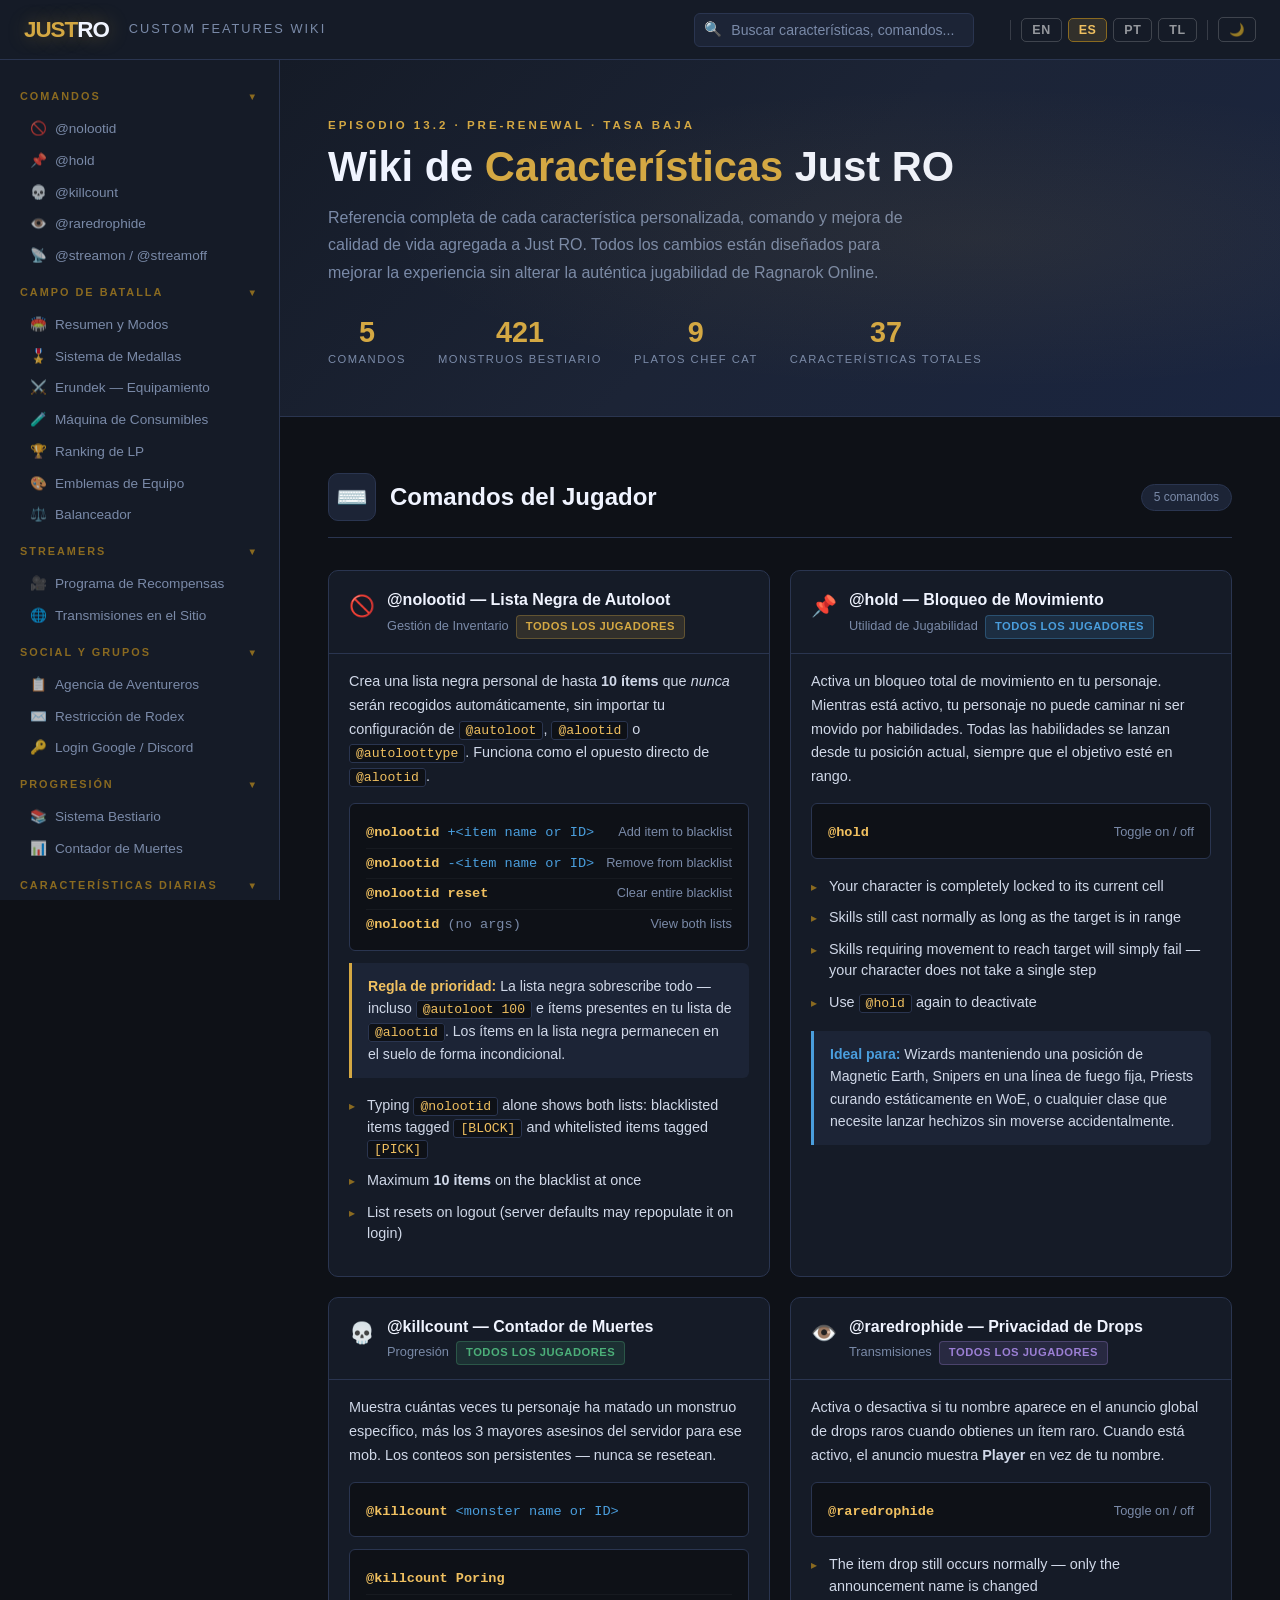
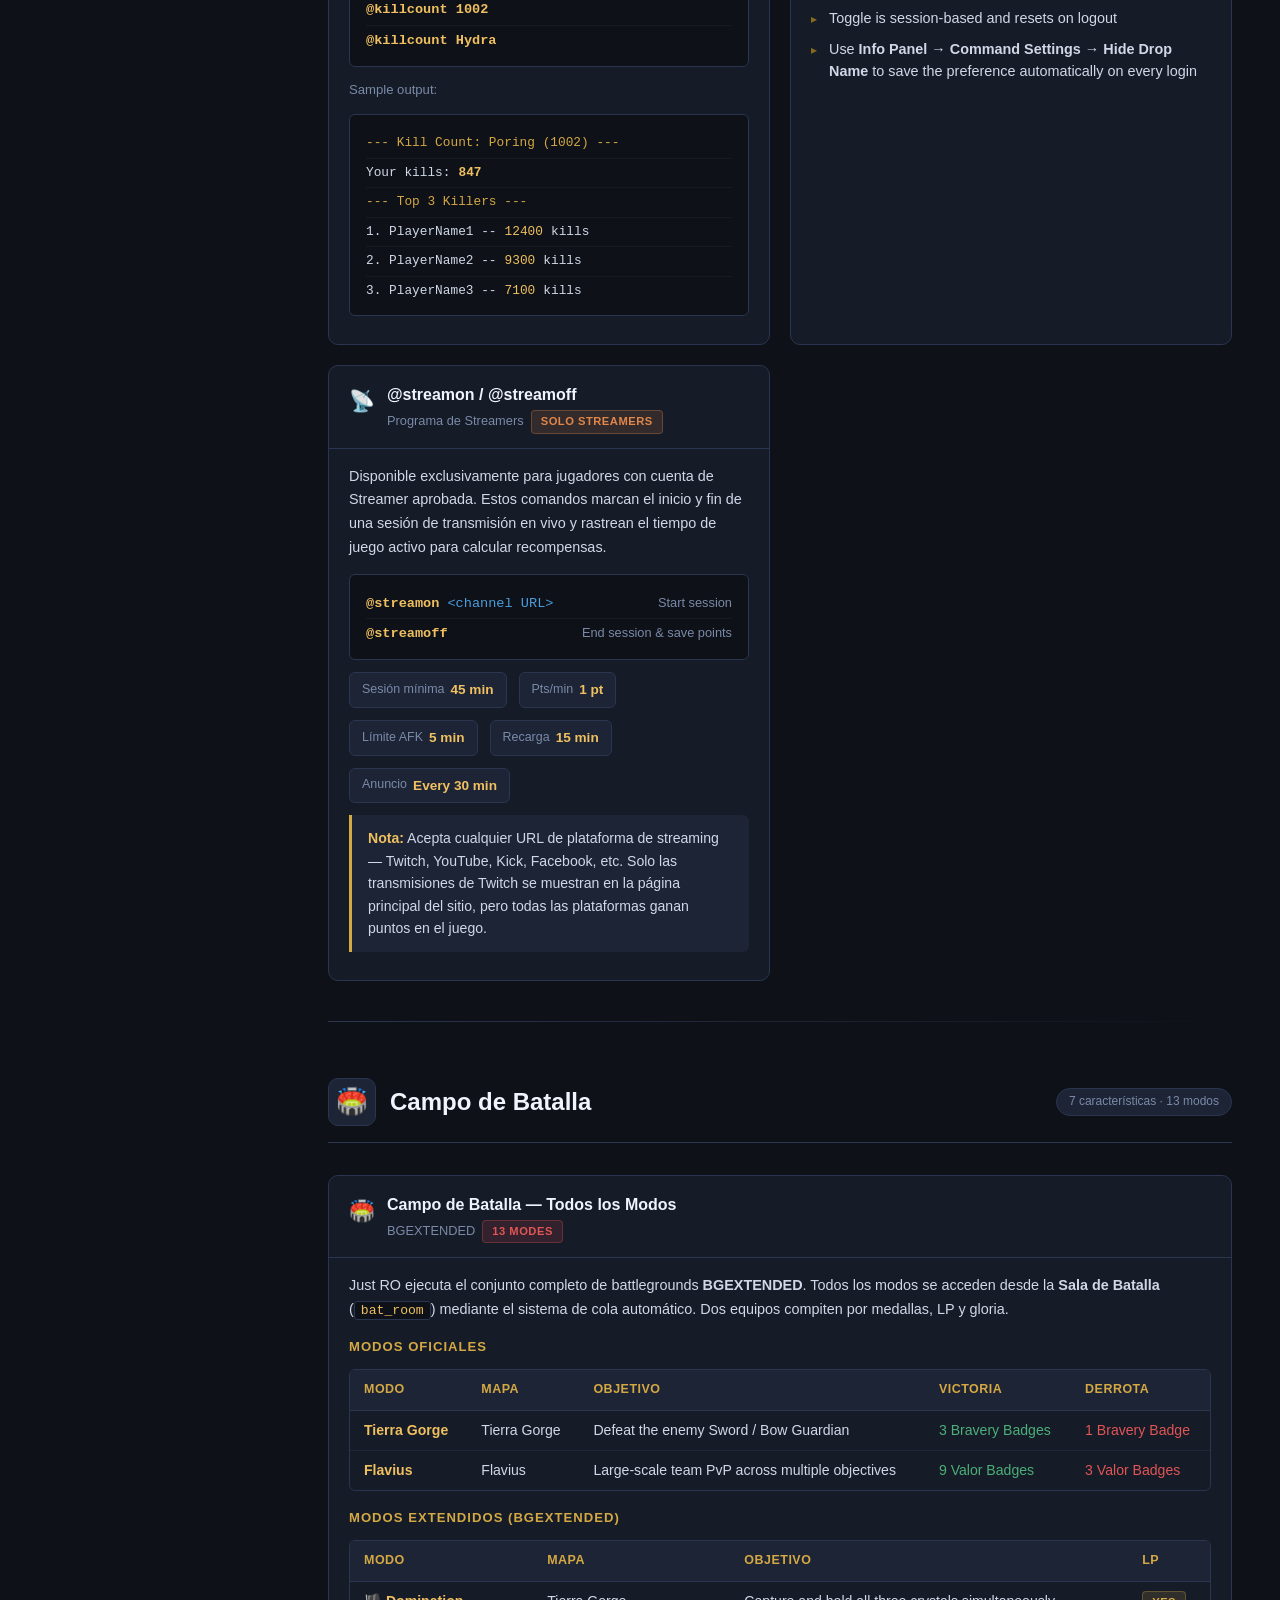
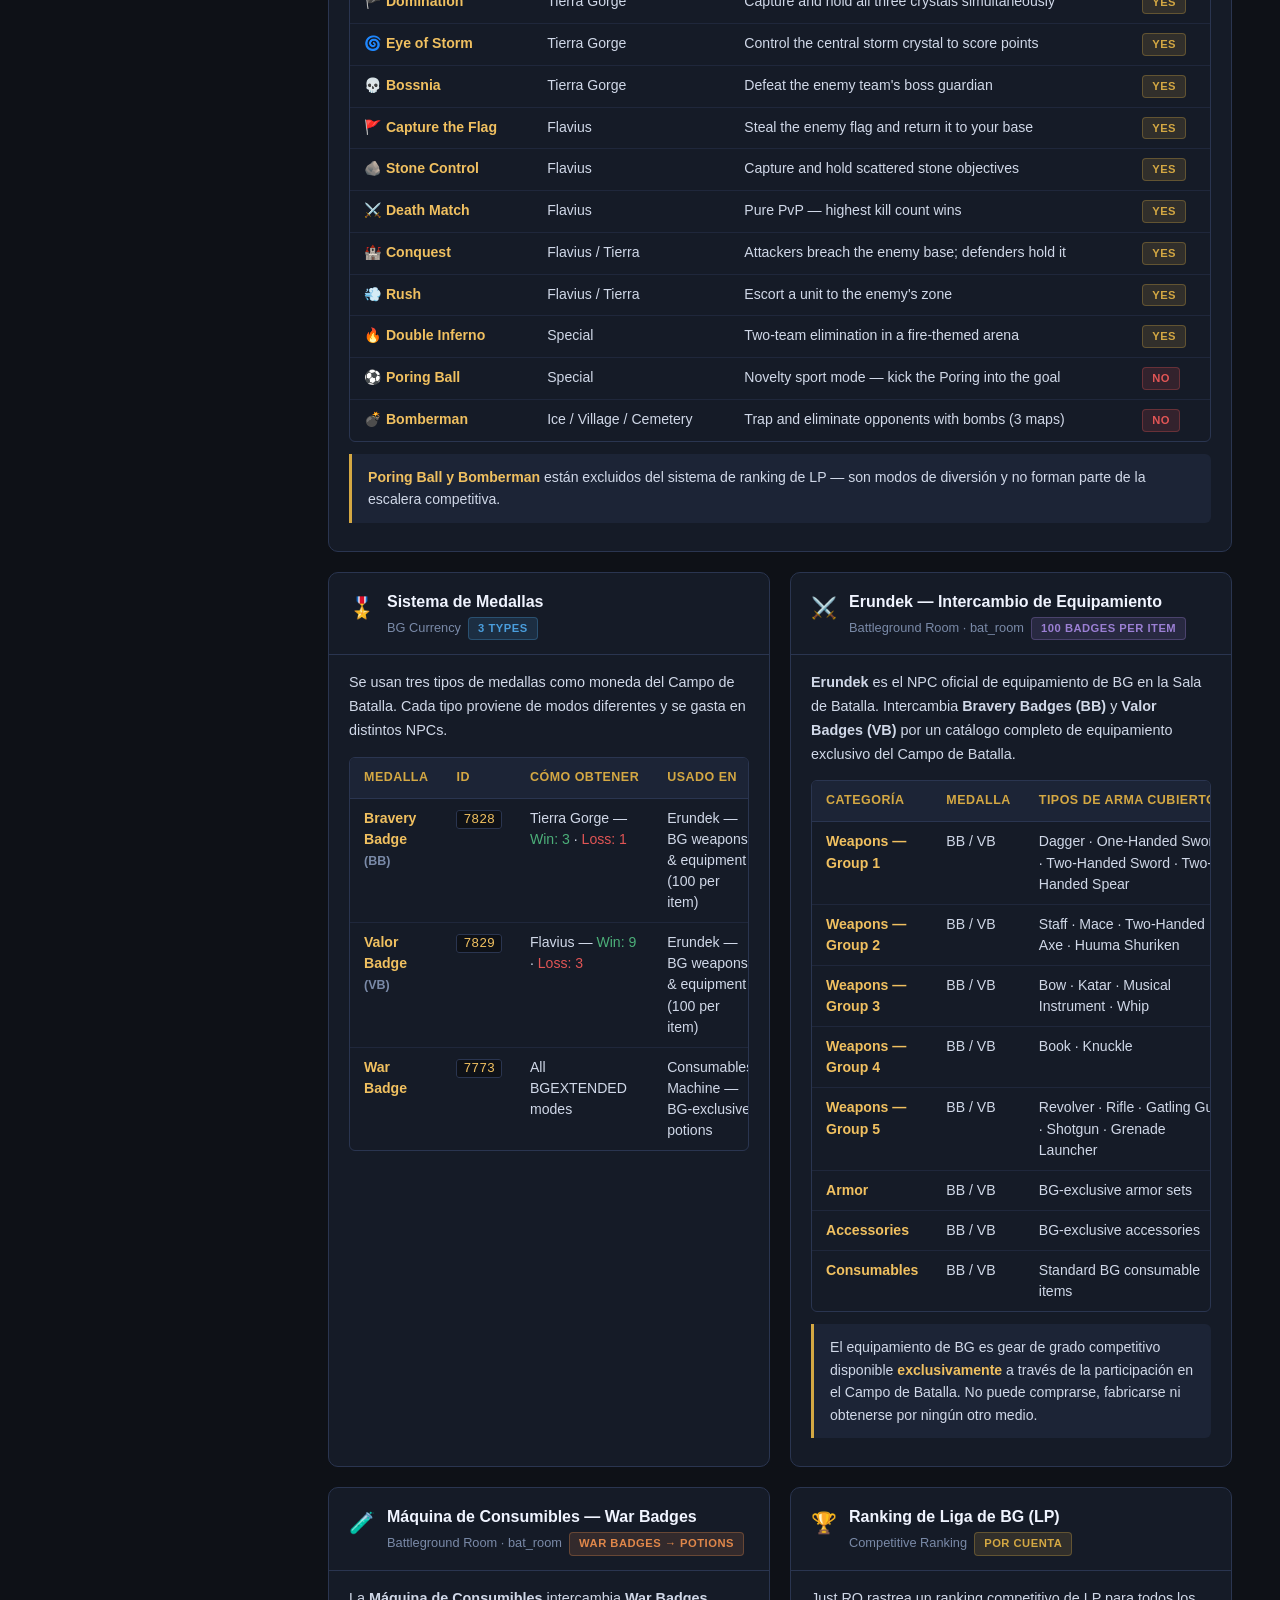
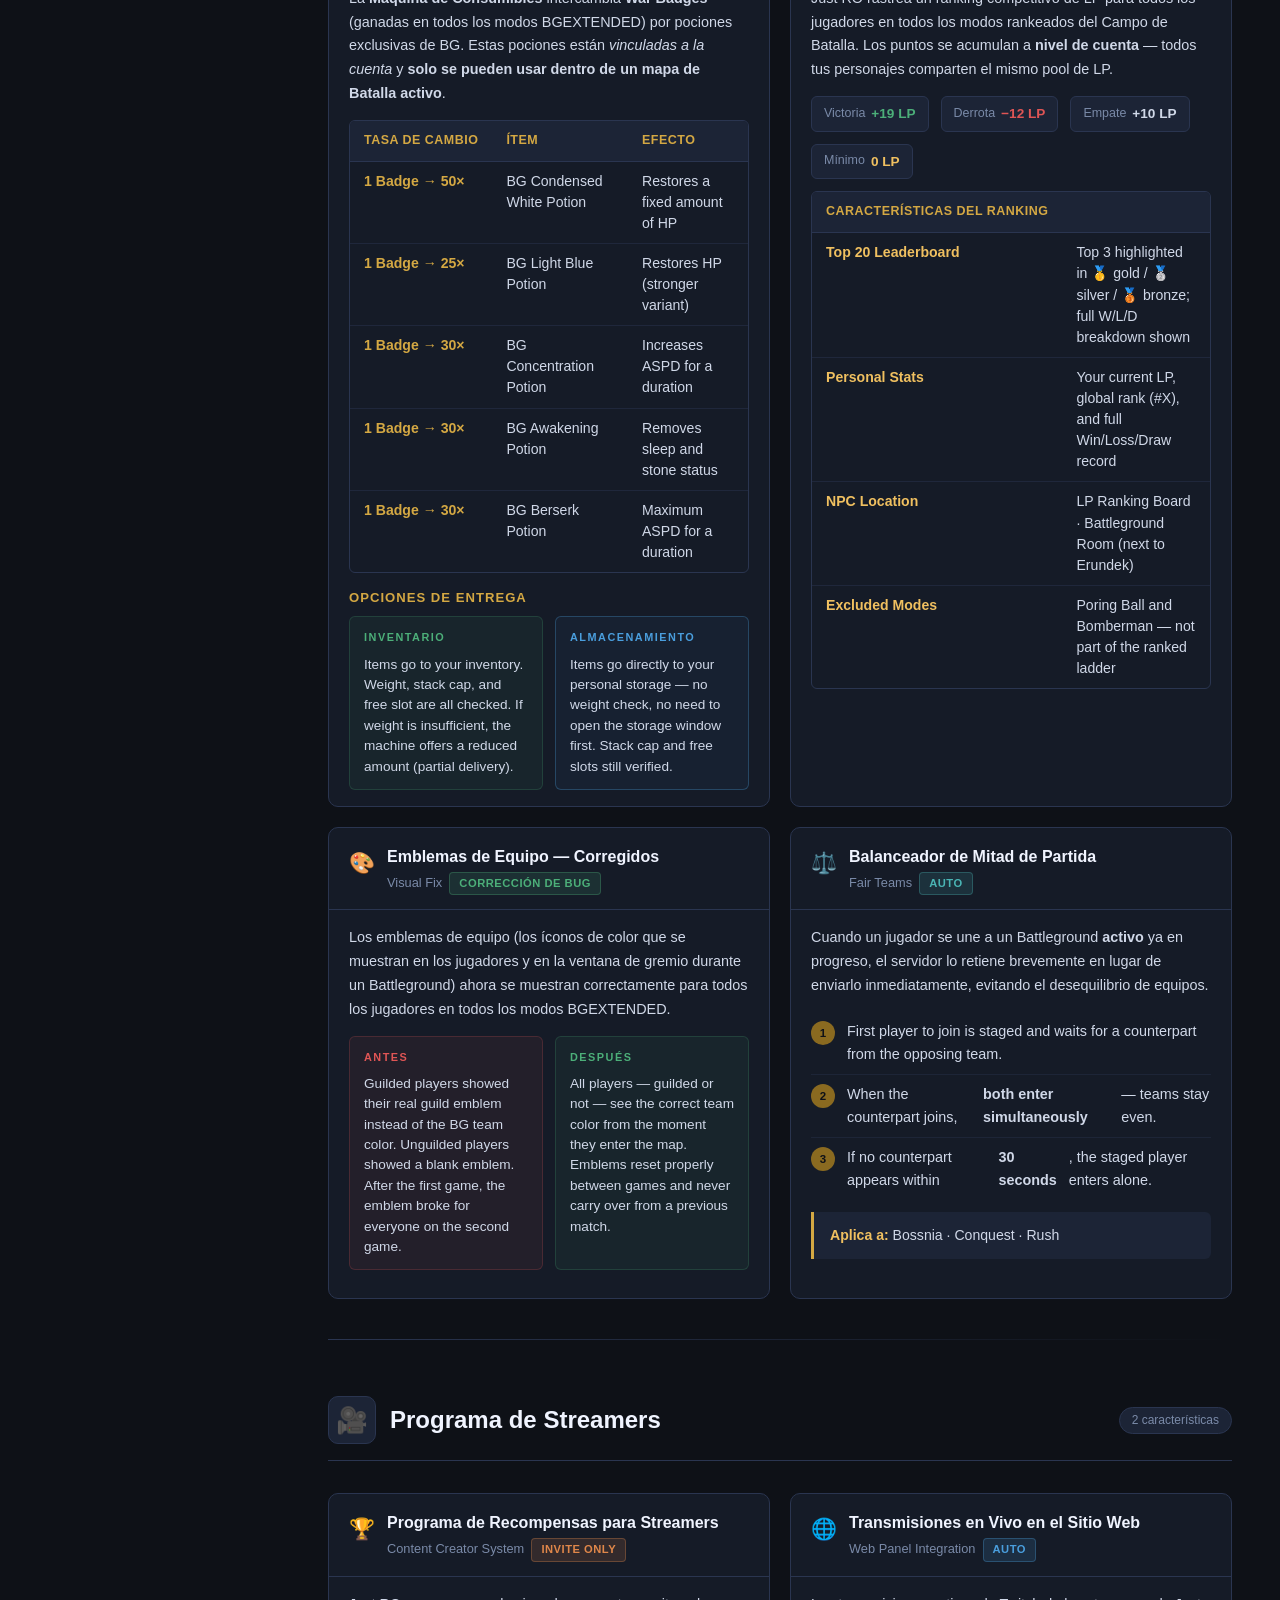
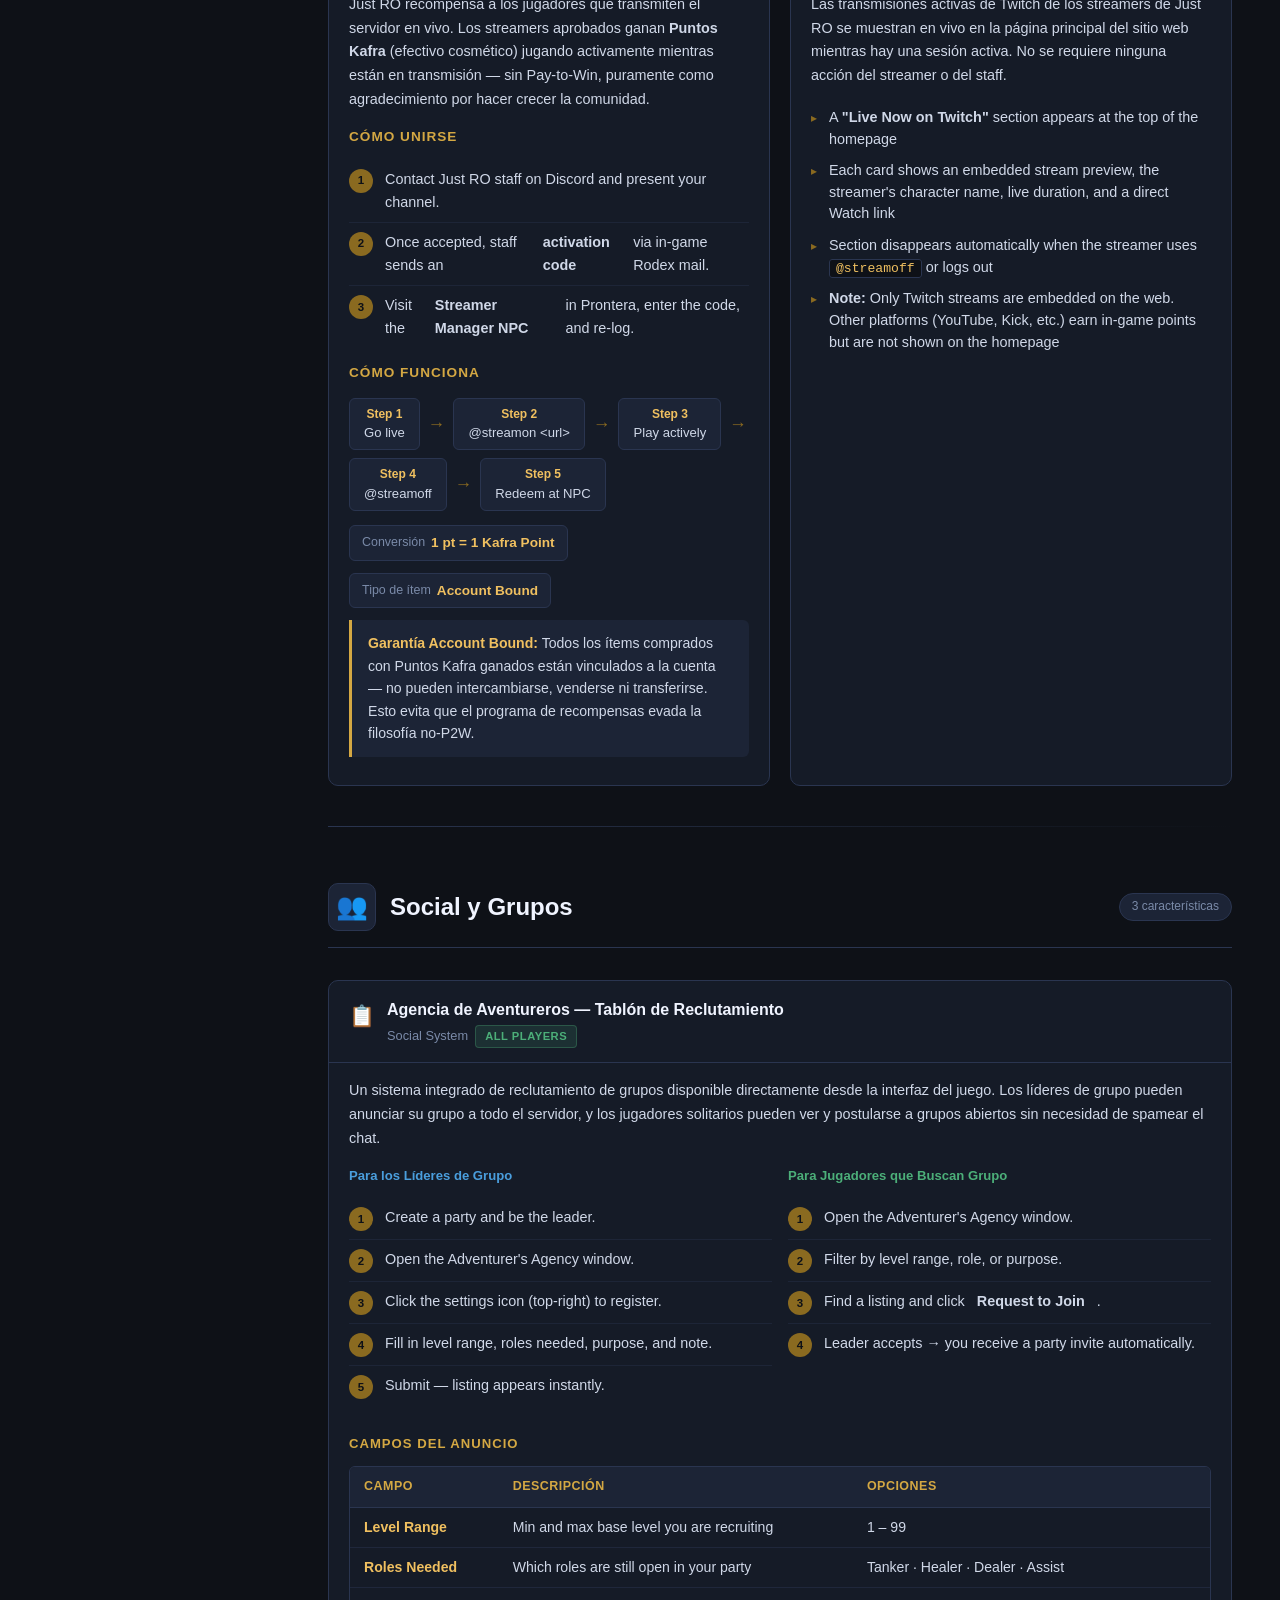
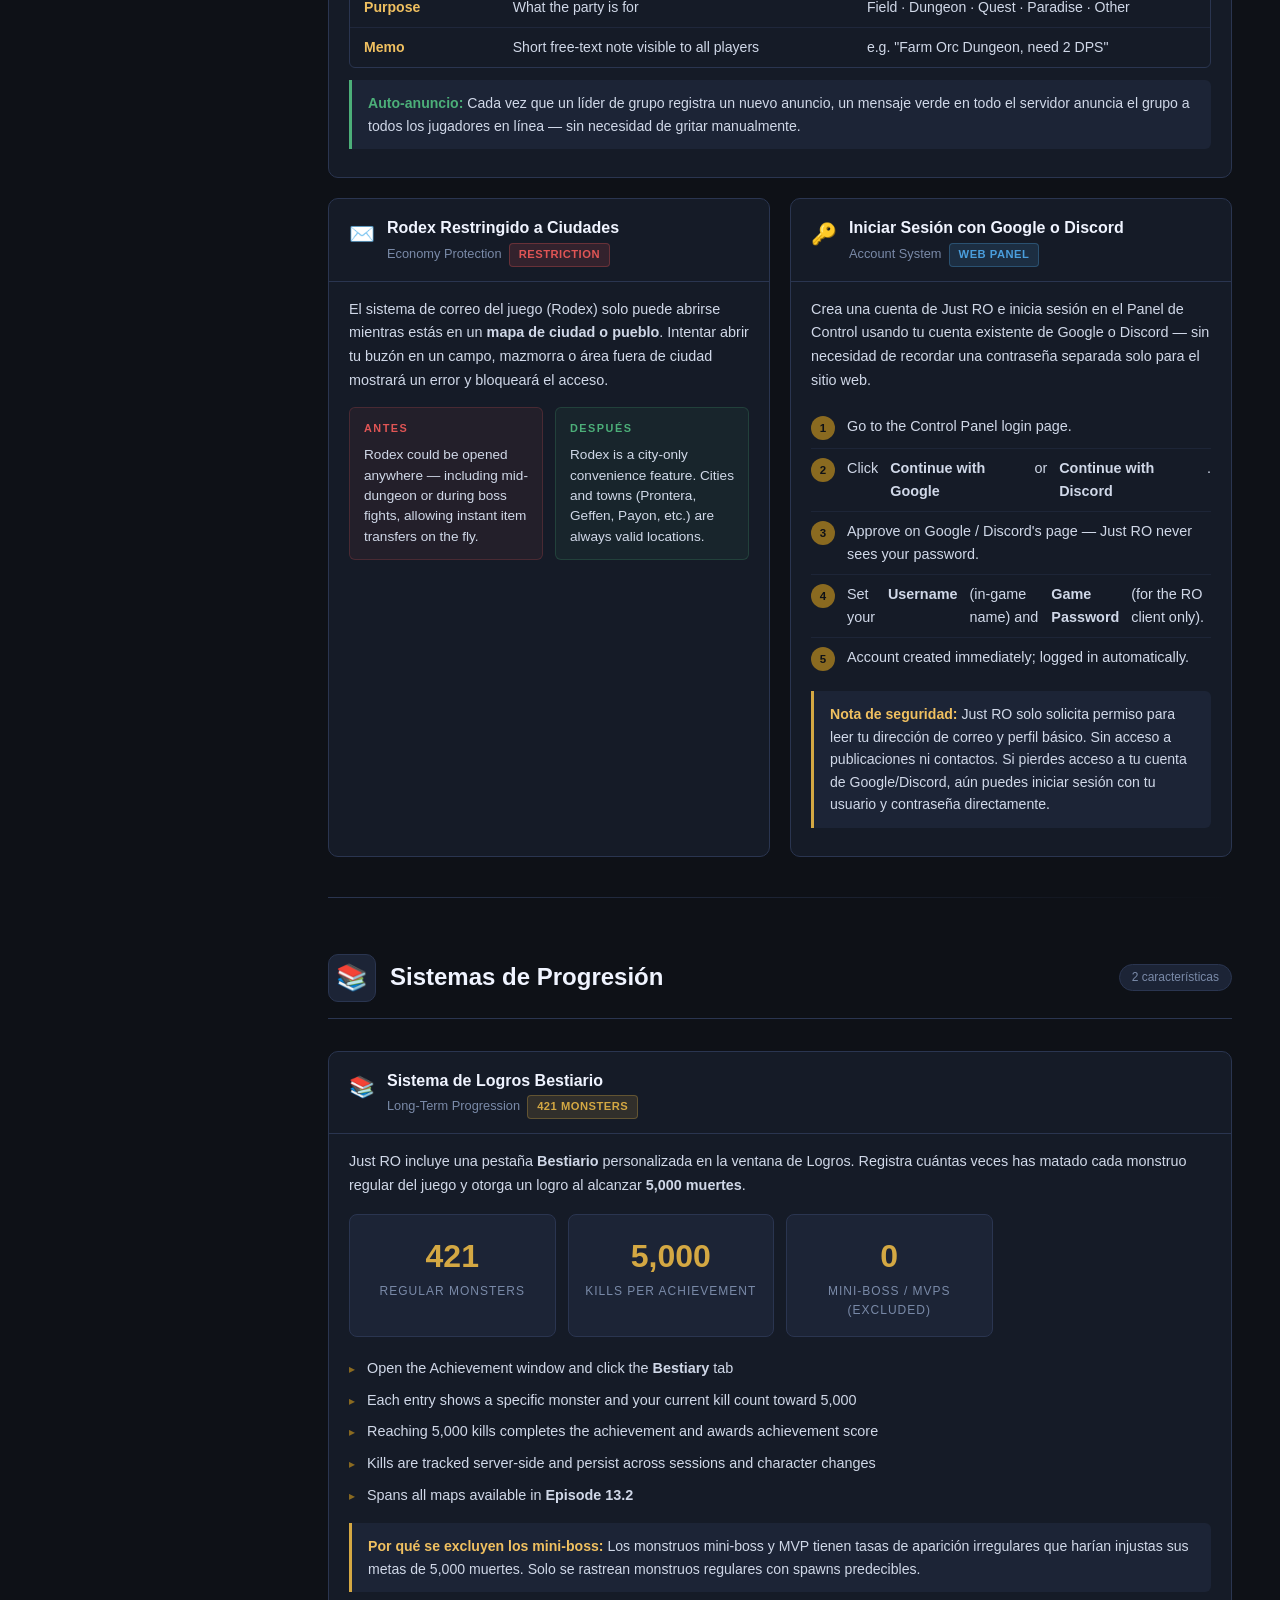
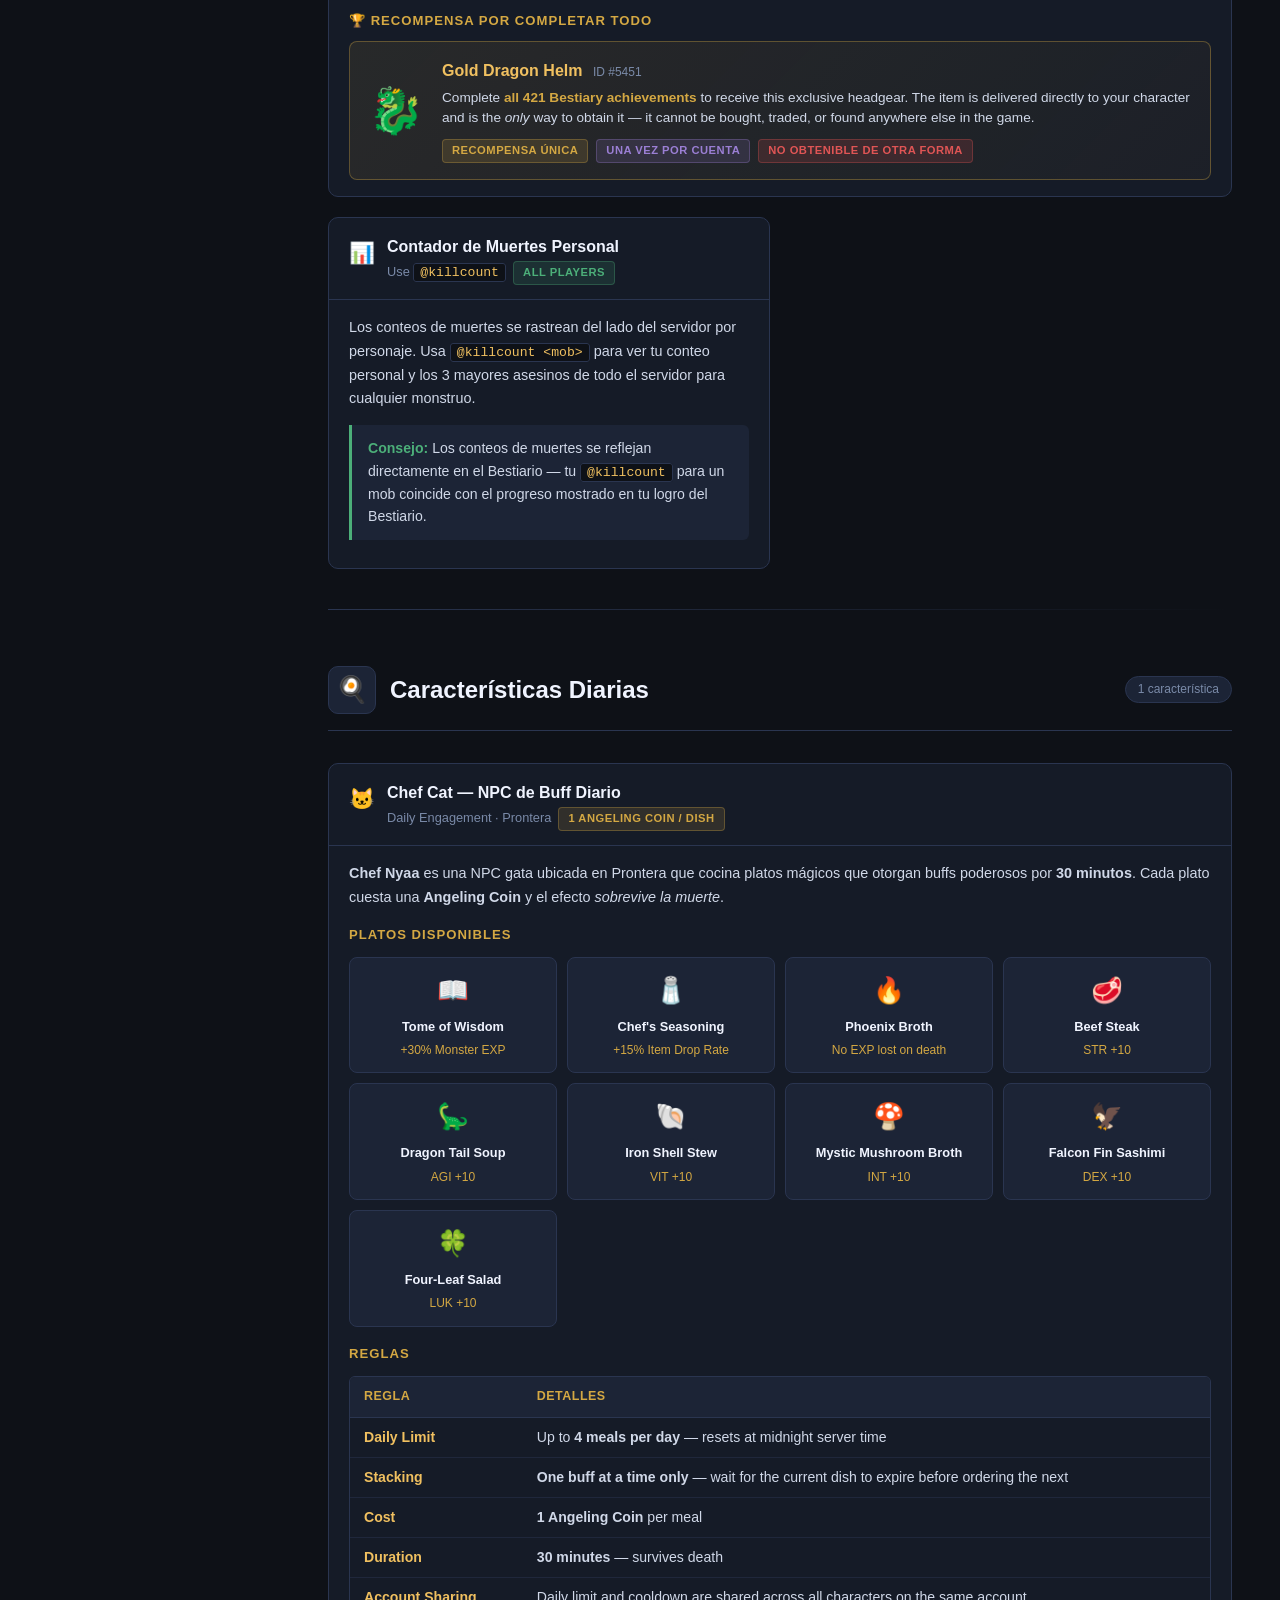
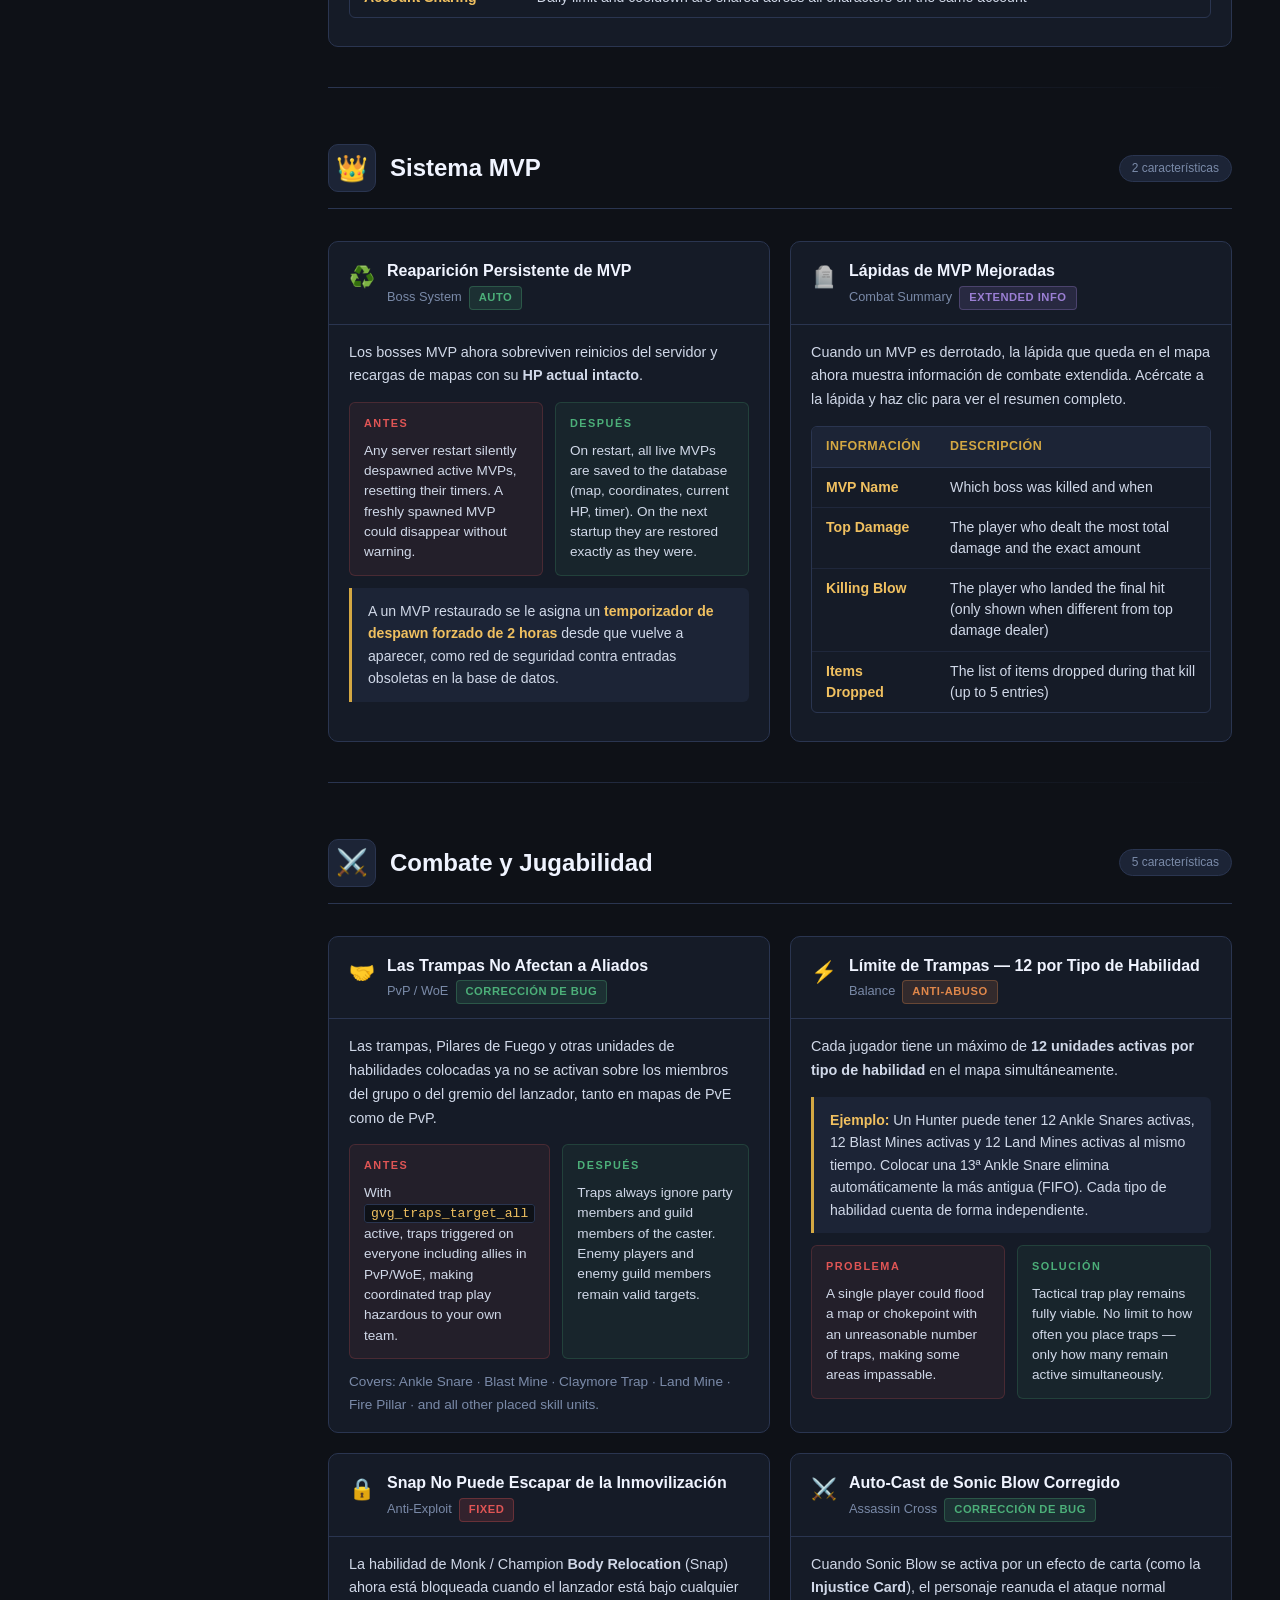
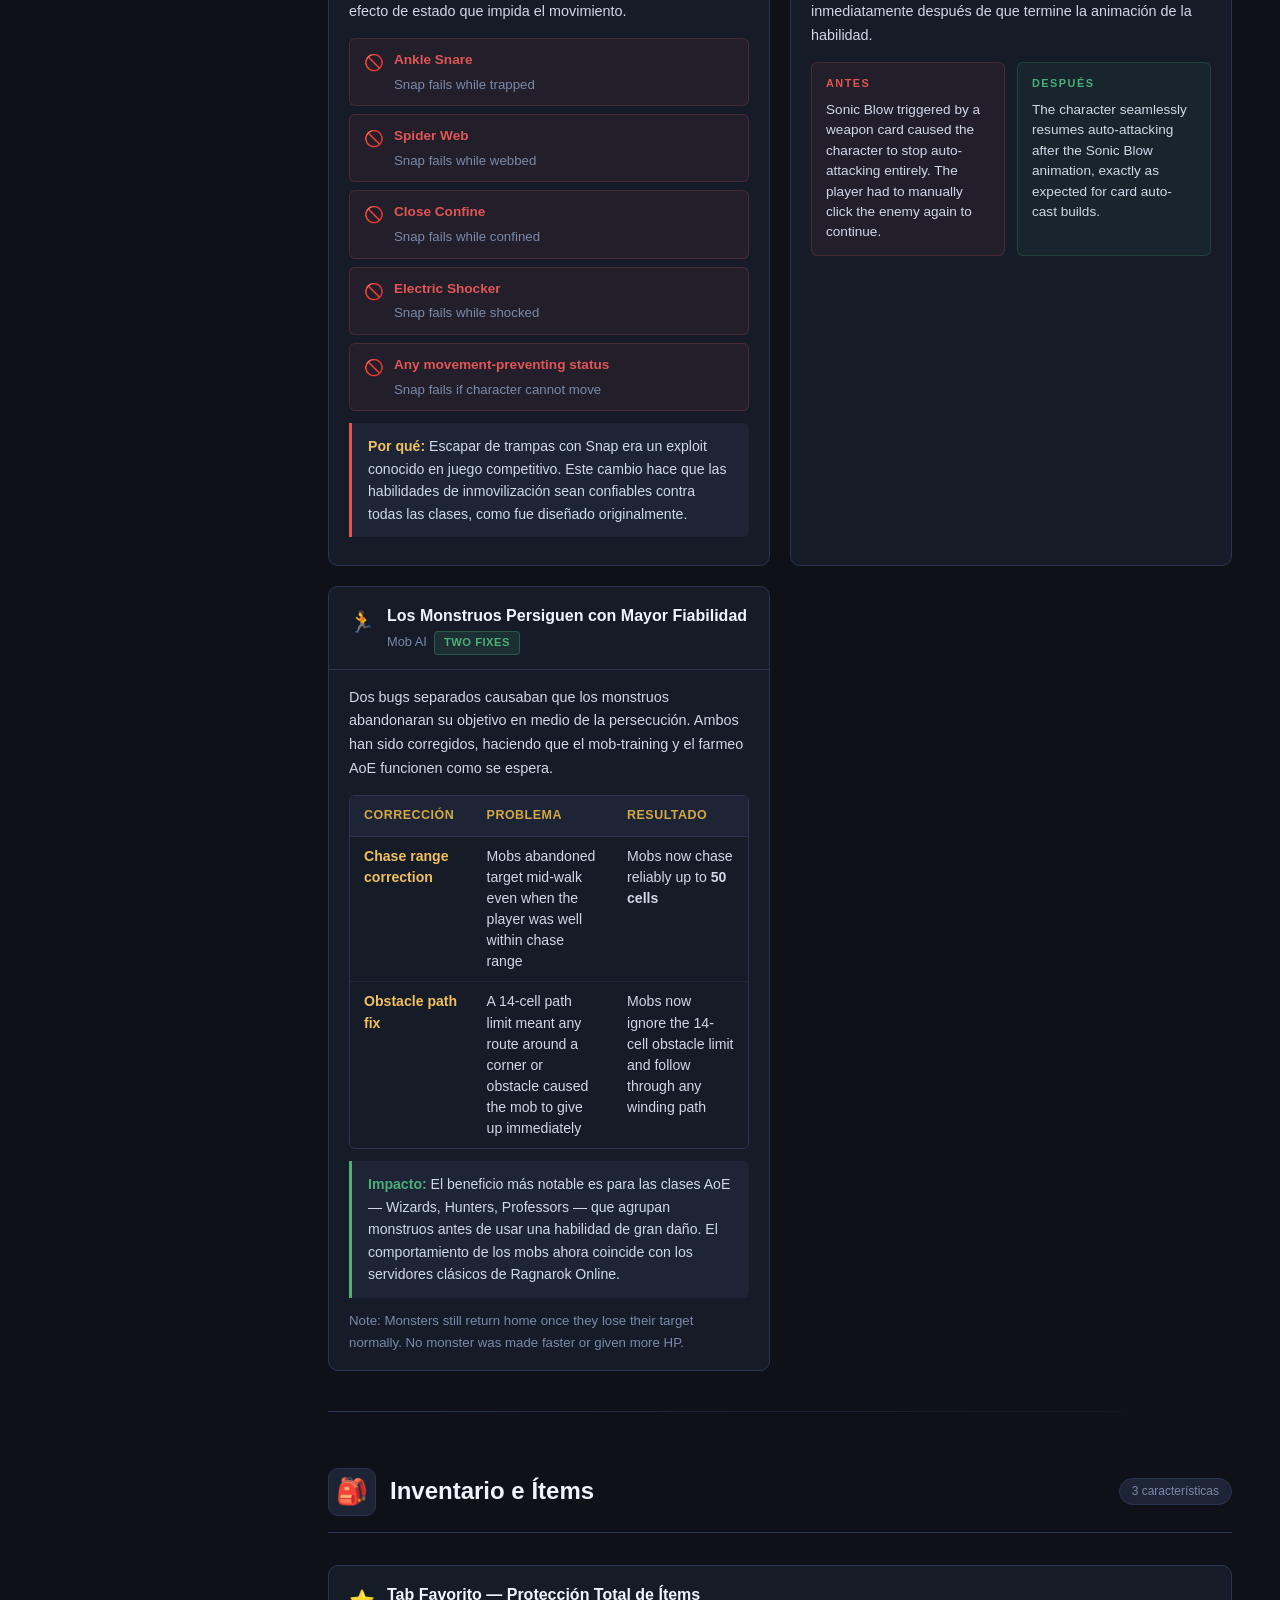
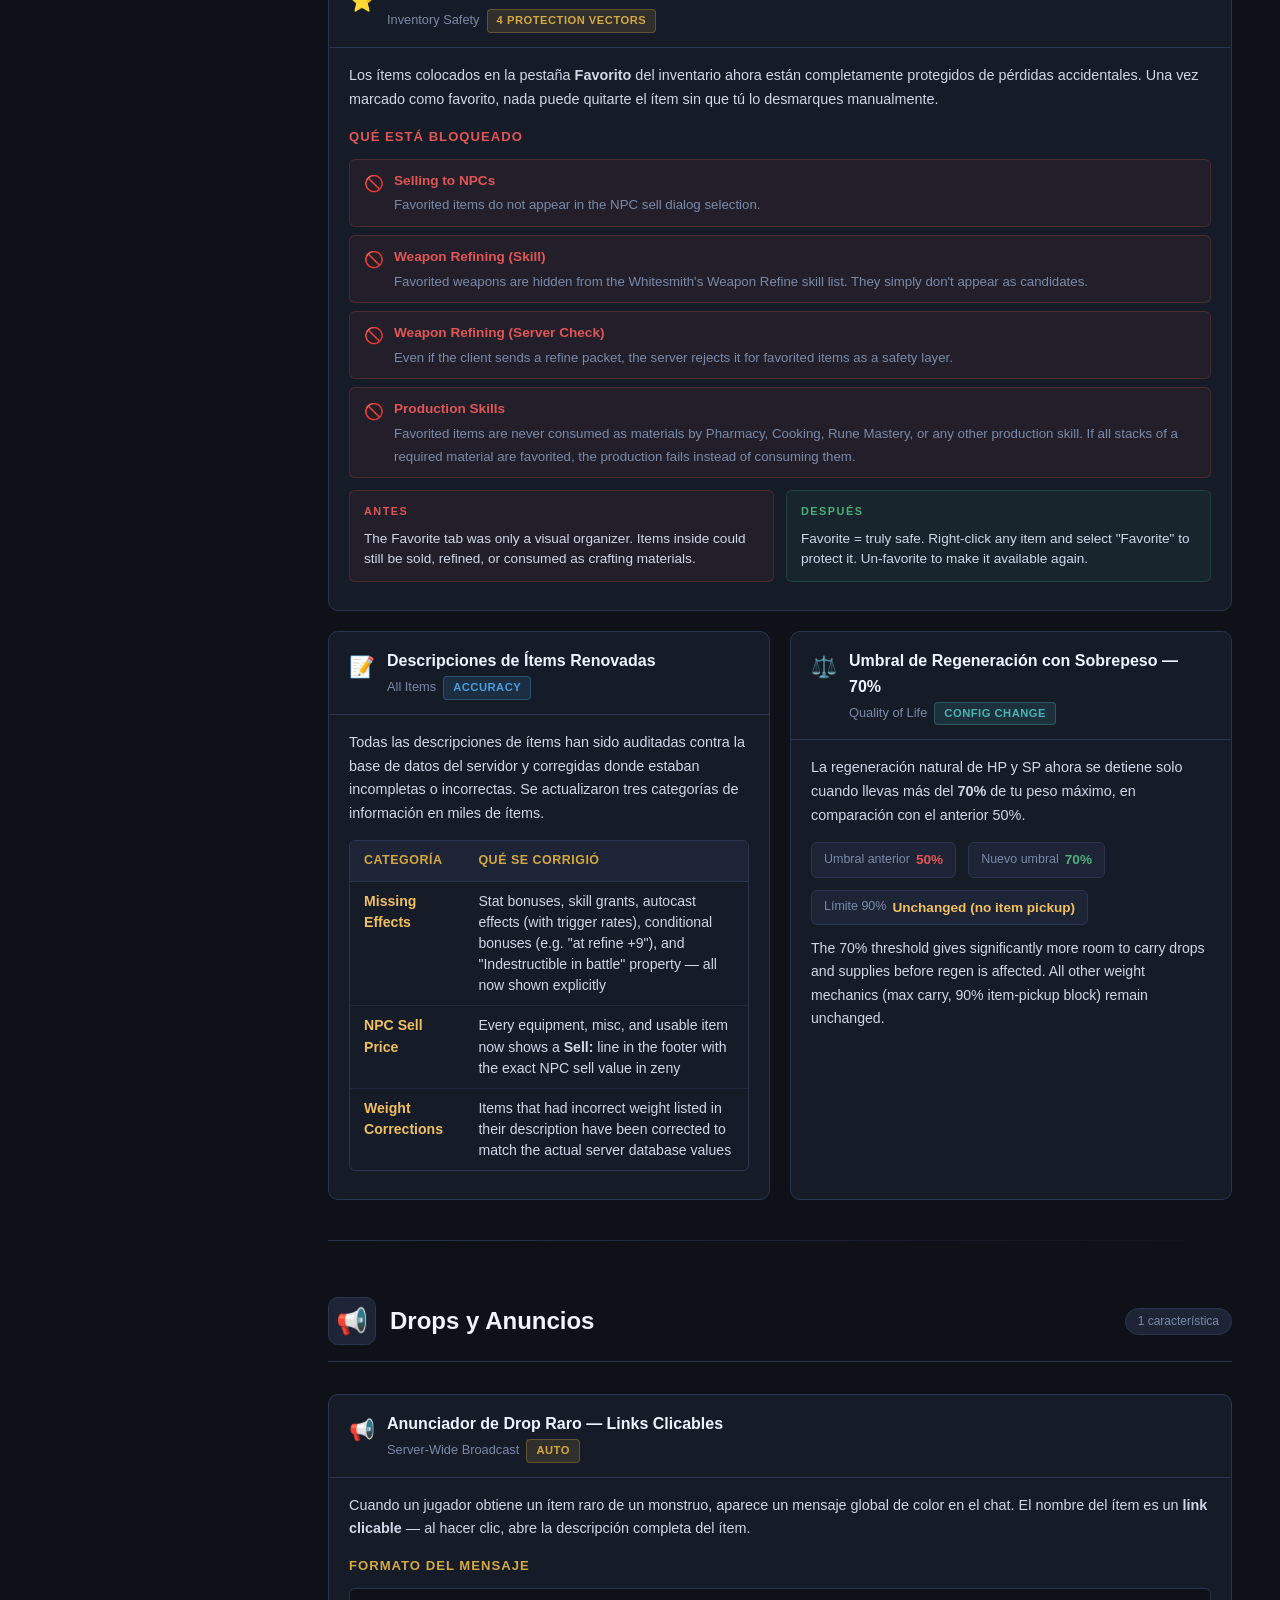
<file: JustRO_Custom_Wiki_ES.html>
<!DOCTYPE html>
<html lang="es">
<head>
<meta charset="UTF-8">
<meta name="viewport" content="width=device-width, initial-scale=1.0">
<title>Just RO — Wiki de Características (ES)</title>
<style>
  body { background:#0e1117; color:#d0d8e8; font-family:'Segoe UI',Arial,sans-serif;
         display:flex; align-items:center; justify-content:center; min-height:100vh; margin:0; }
  .msg { text-align:center; }
  .msg h1 { color:#d4a843; font-size:2rem; margin-bottom:8px; }
  .msg p  { color:#7a8aa8; font-size:0.9rem; }
</style>
<script>
  localStorage.setItem('jro-wiki-lang', 'es');
  // Preserve theme if already set
  window.location.replace('JustRO_Custom_Wiki.html');
</script>
</head>
<body>
  <div class="msg">
    <h1>Just RO Wiki</h1>
    <p>Cargando versión en Español...</p>
  </div>
</body>
</html>
</file>
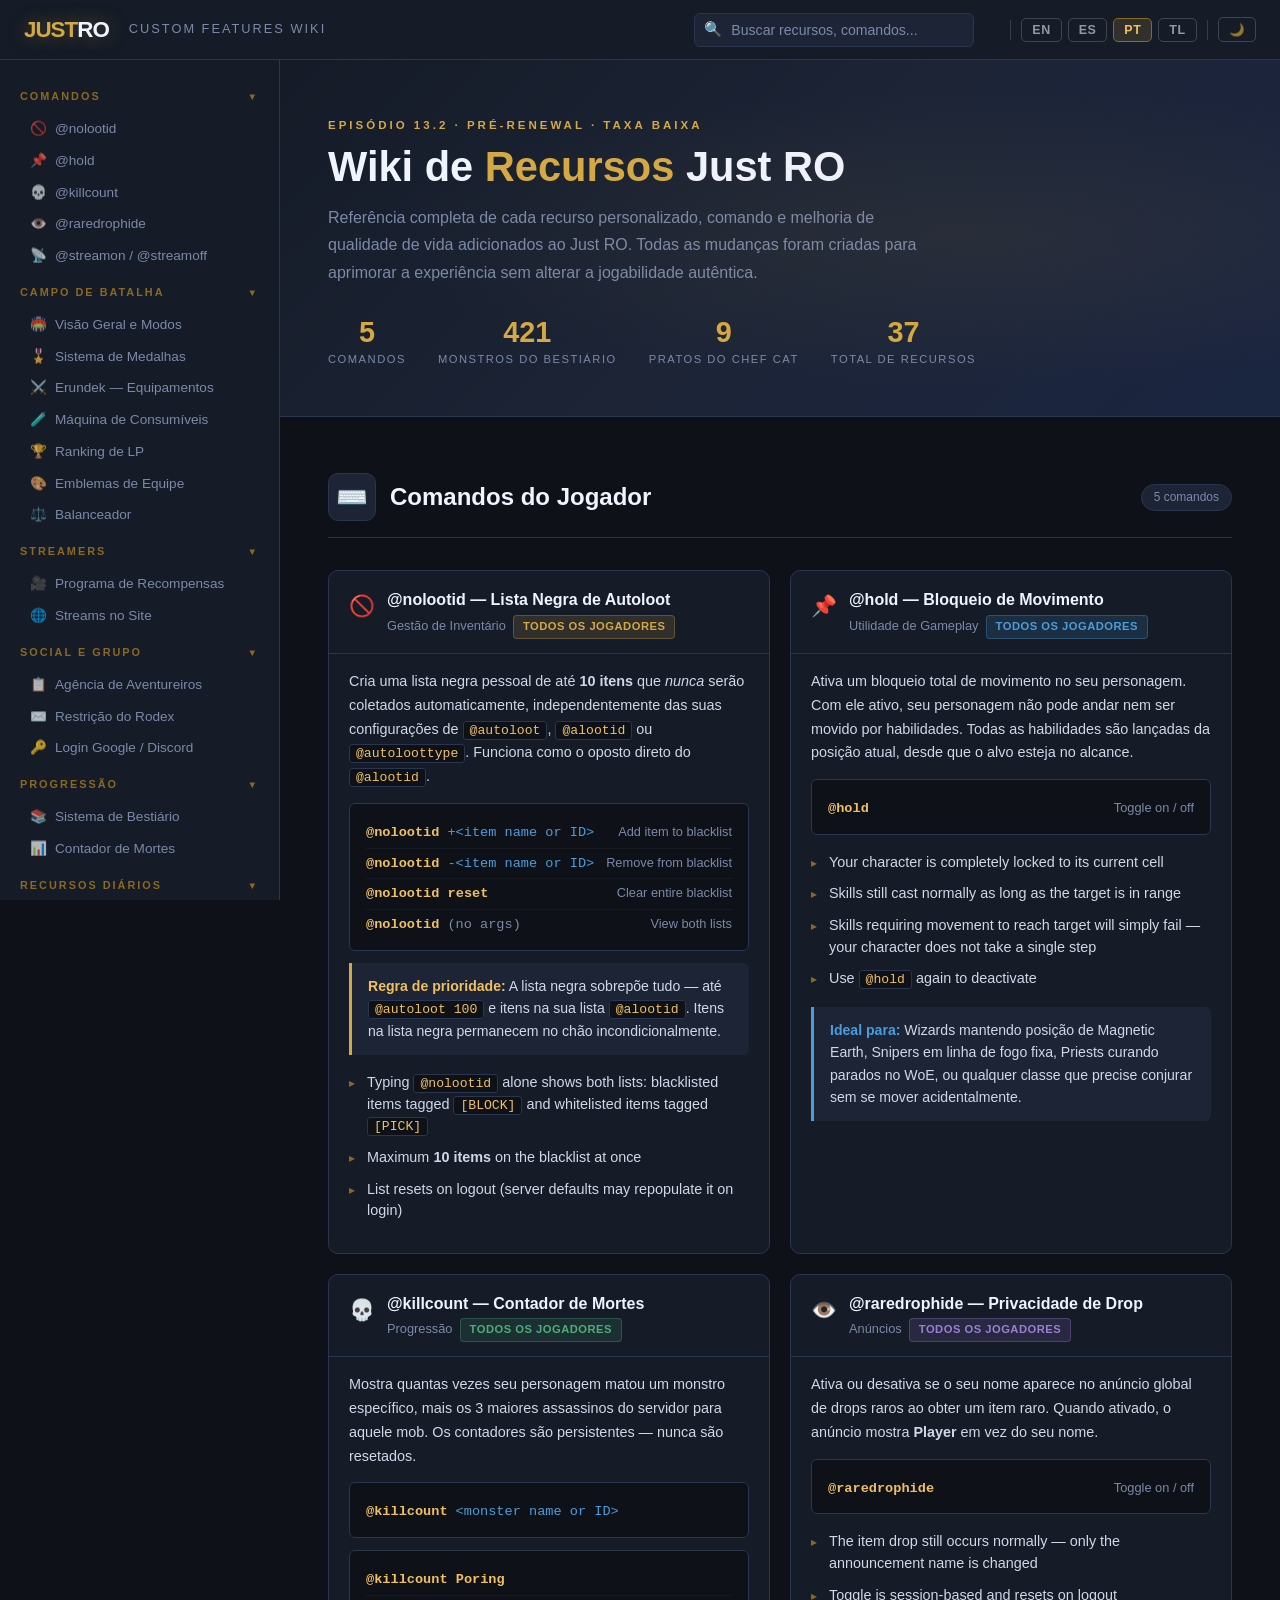
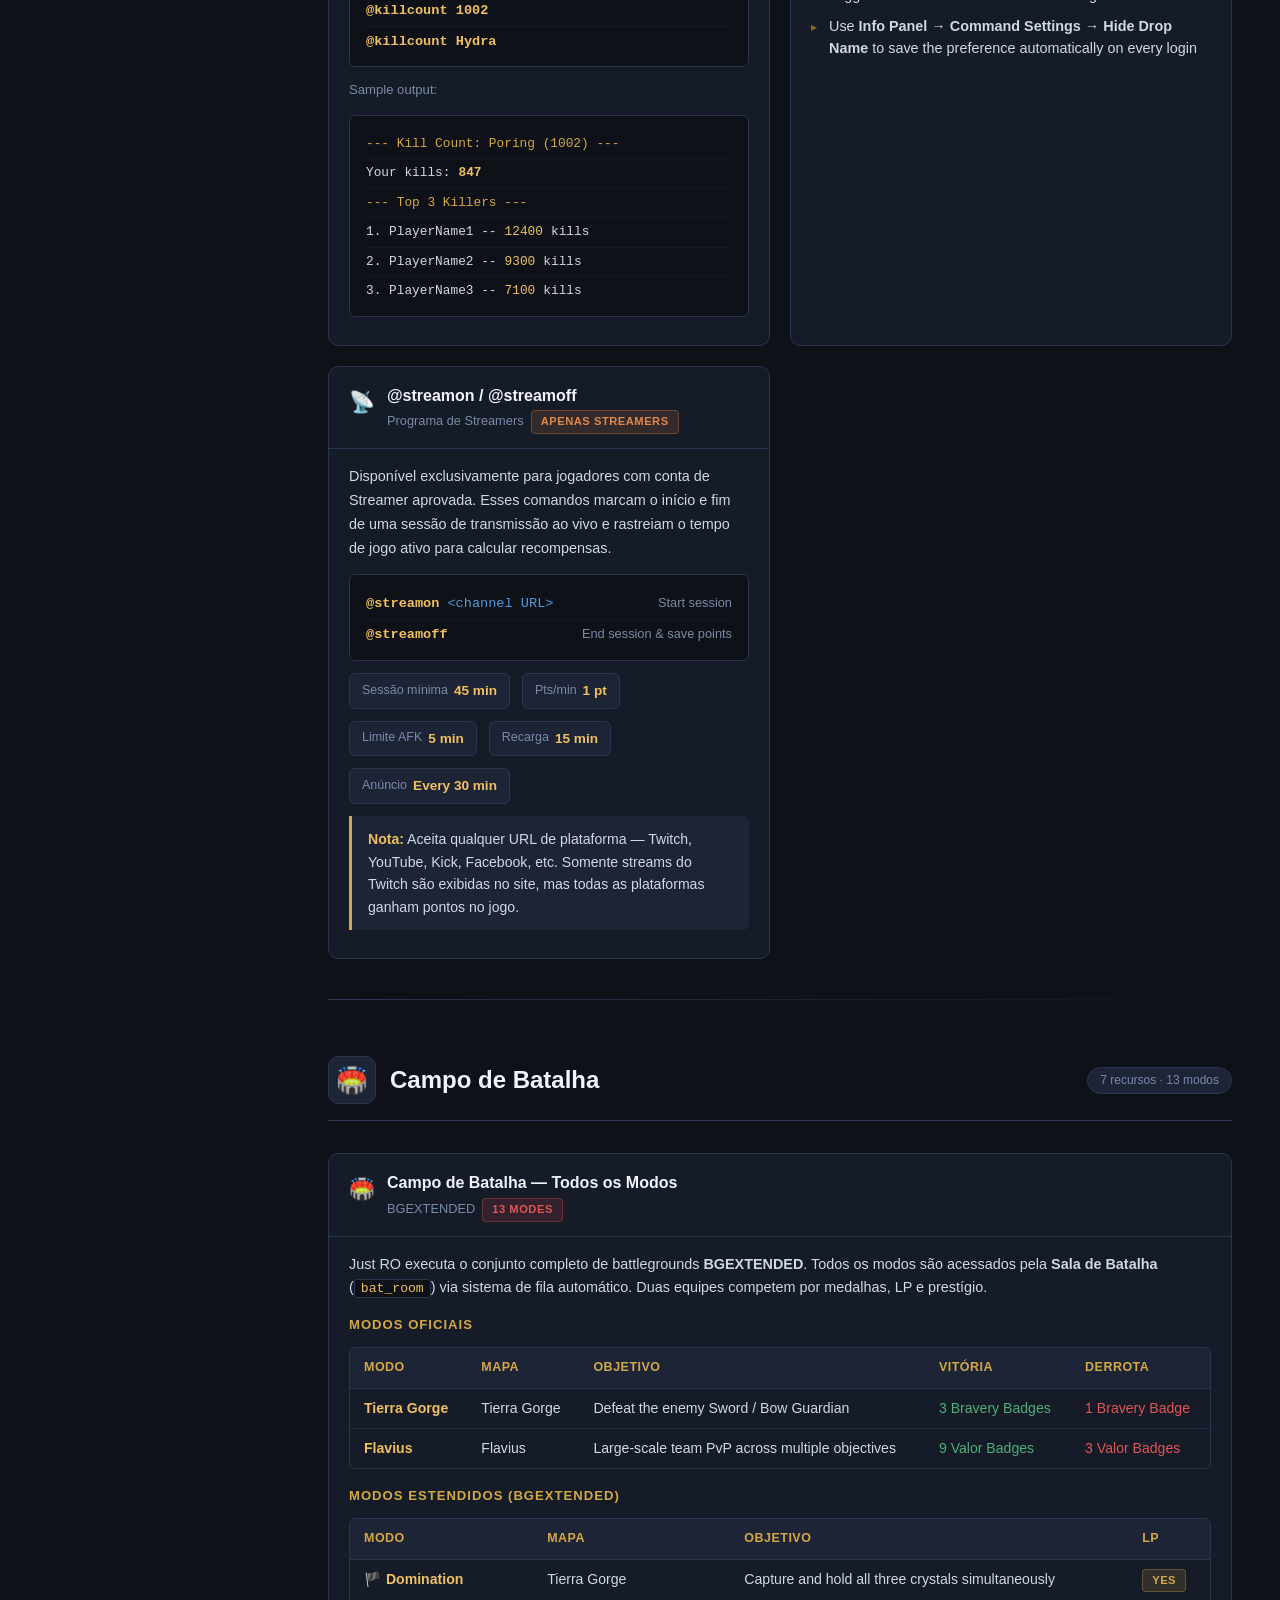
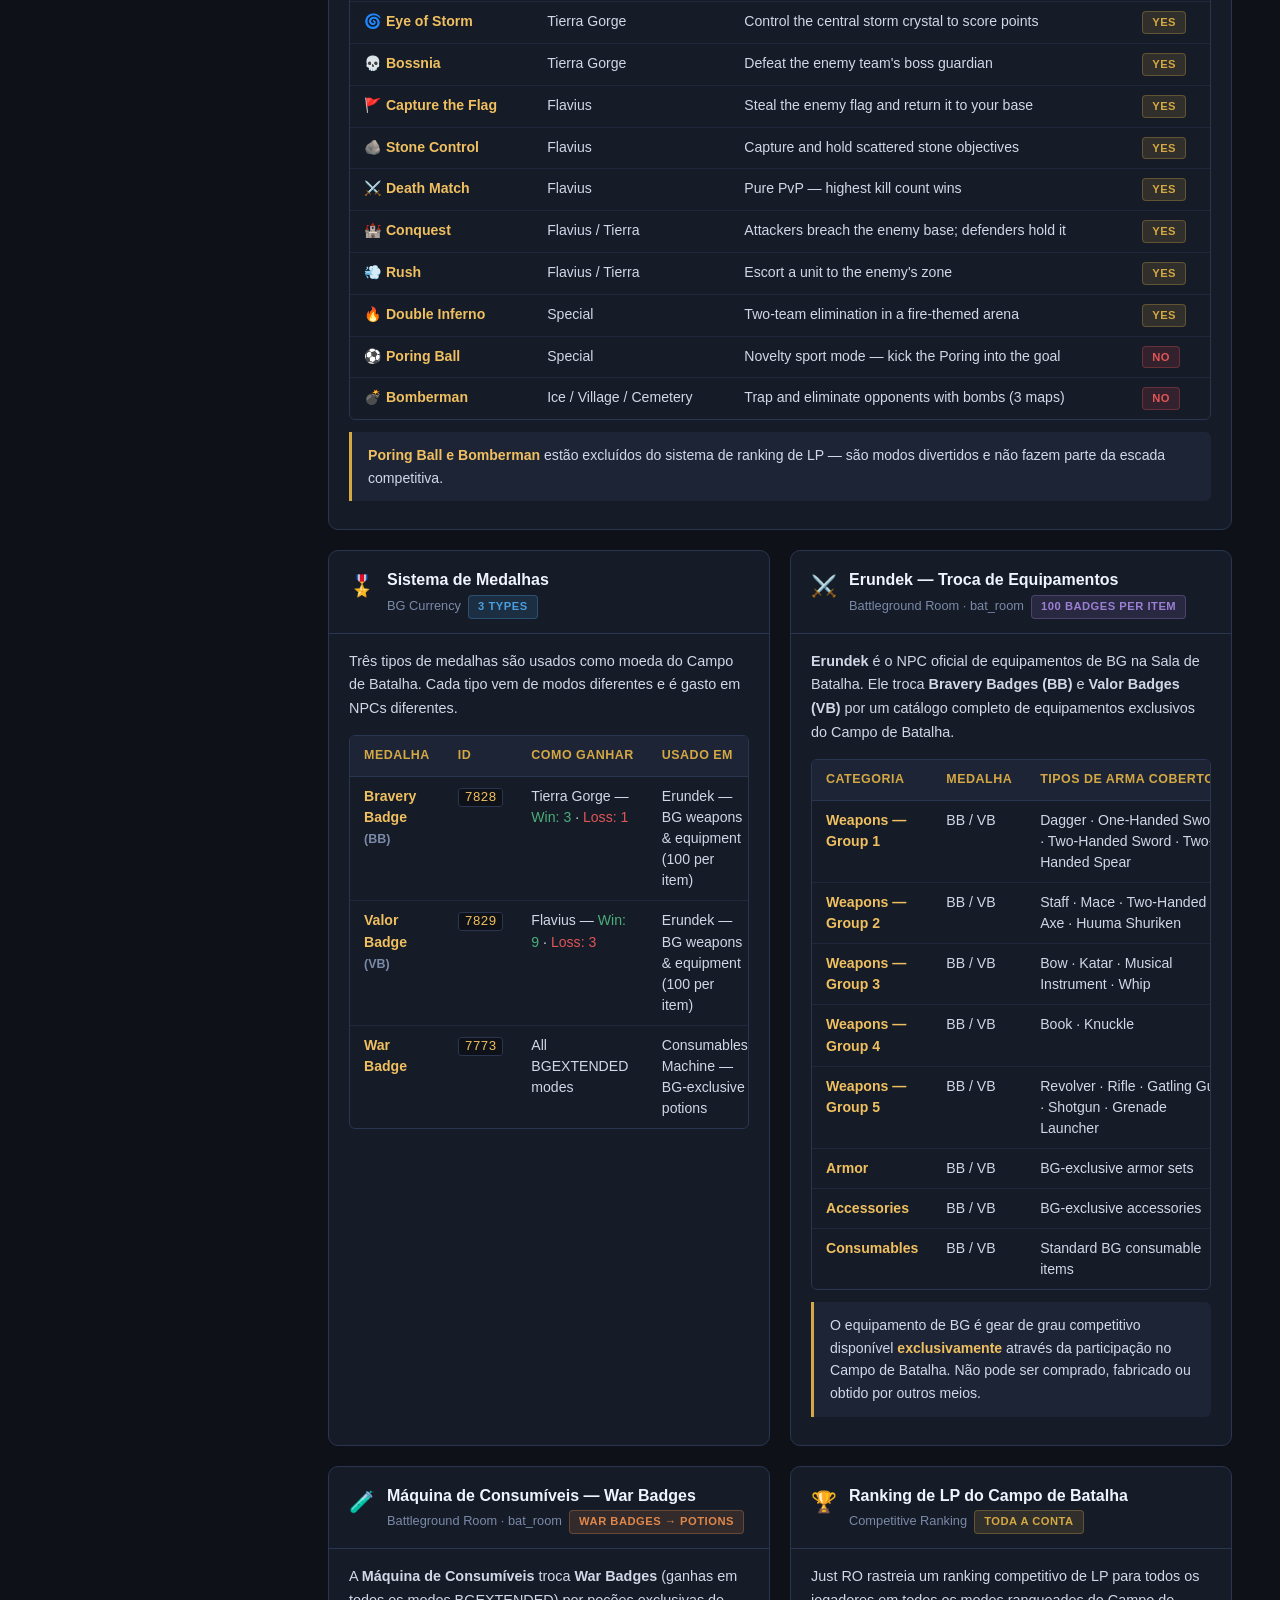
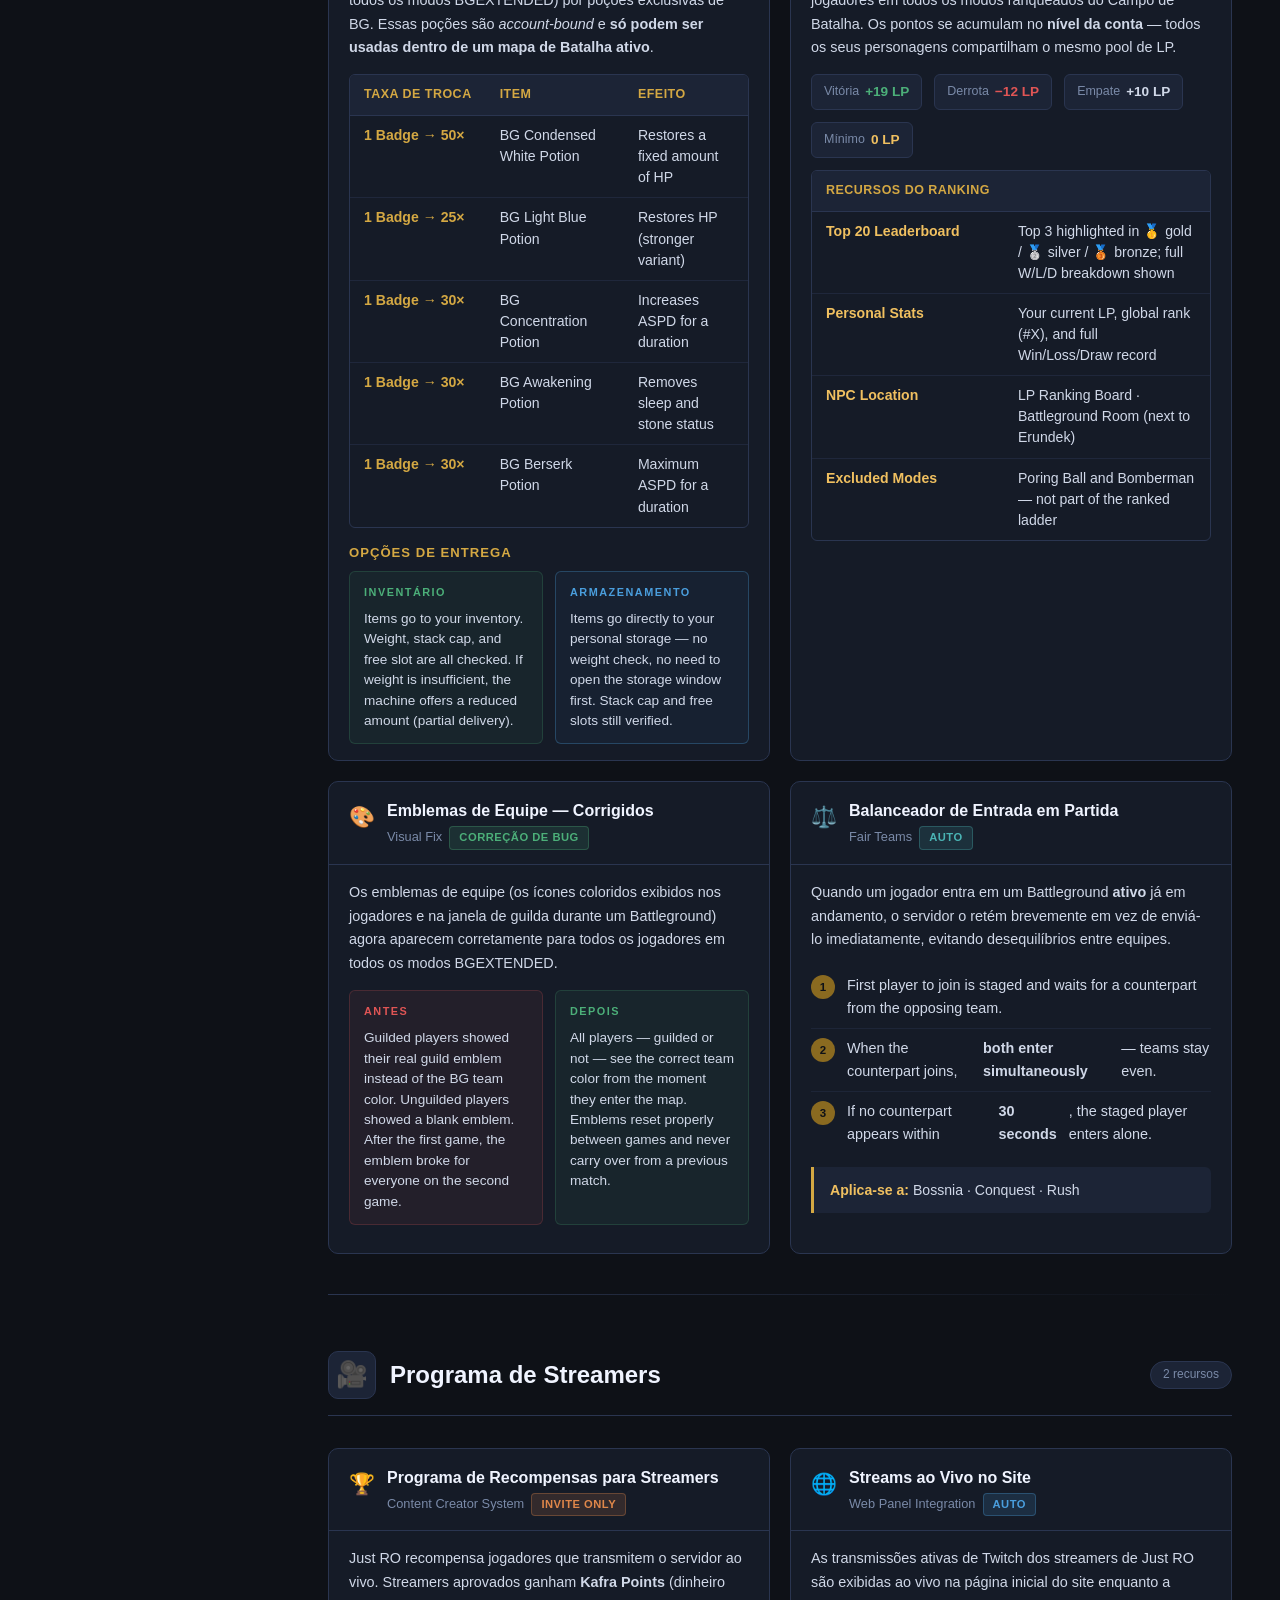
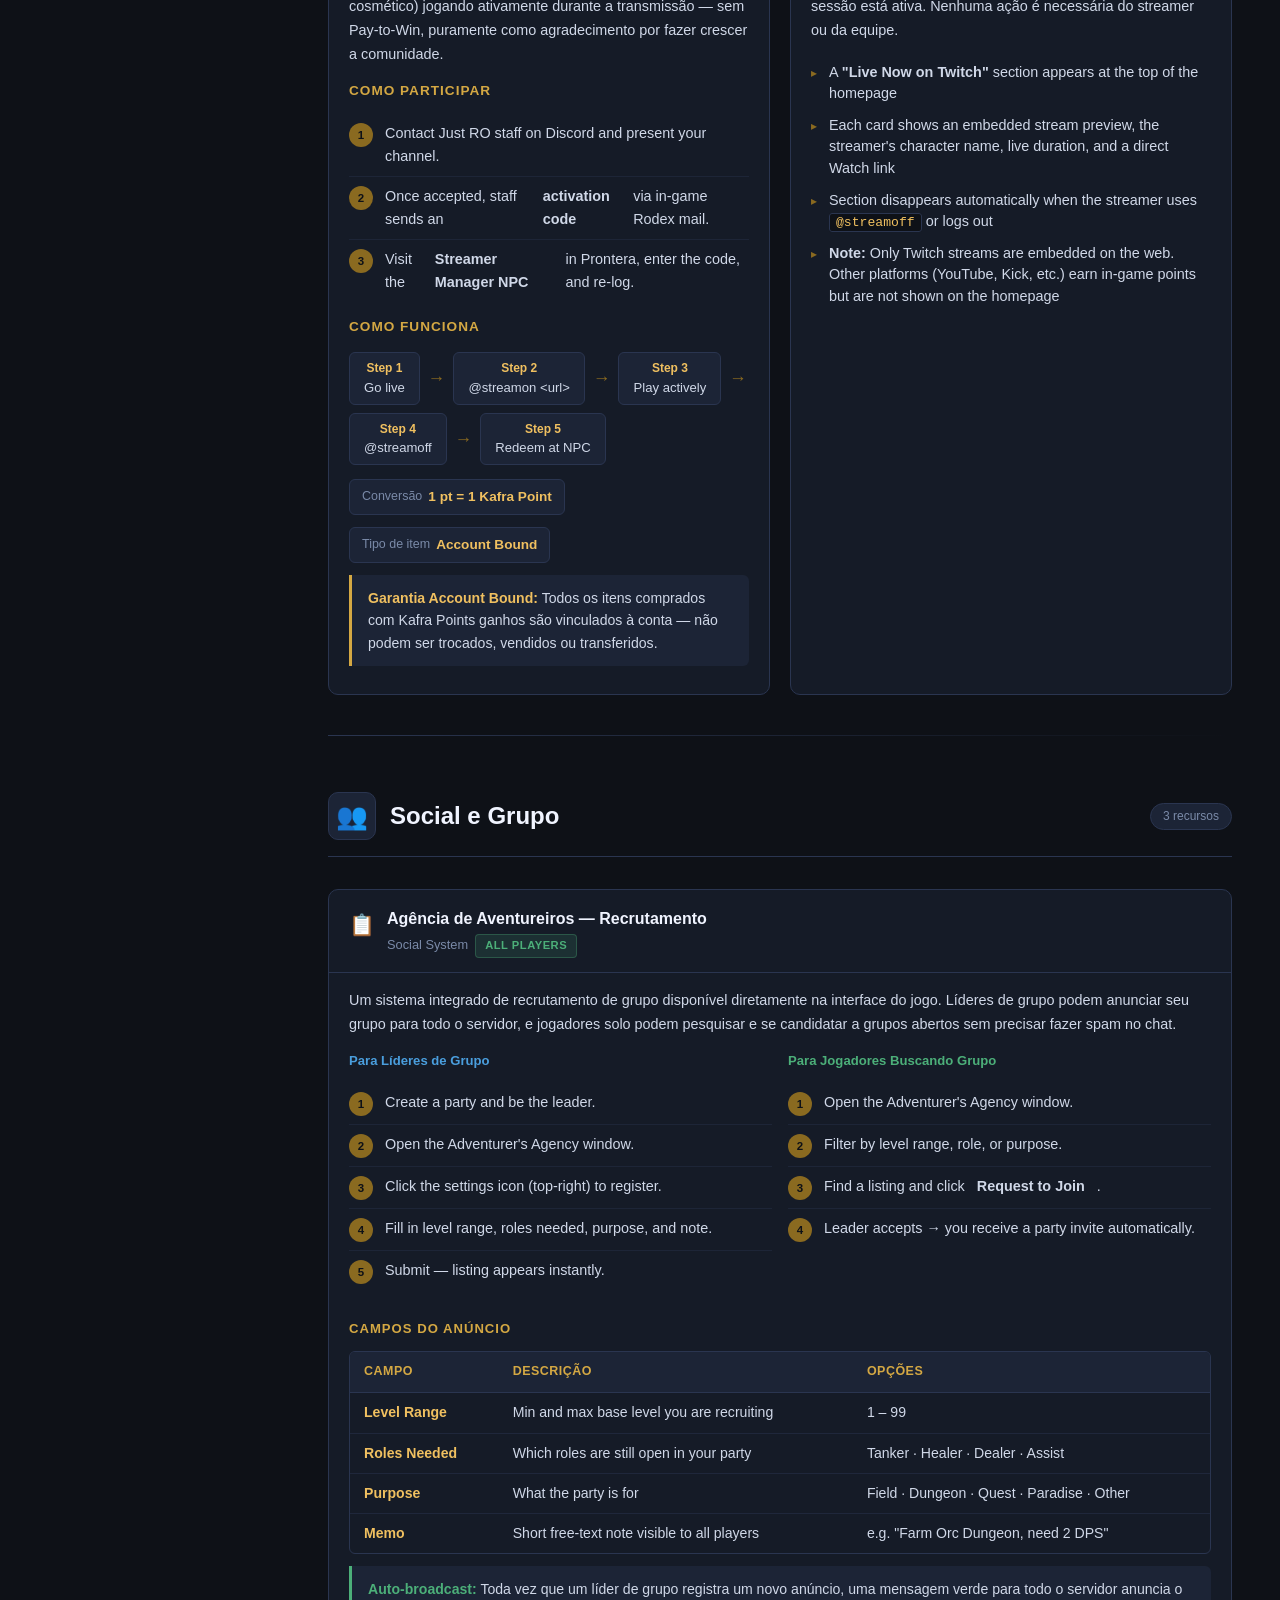
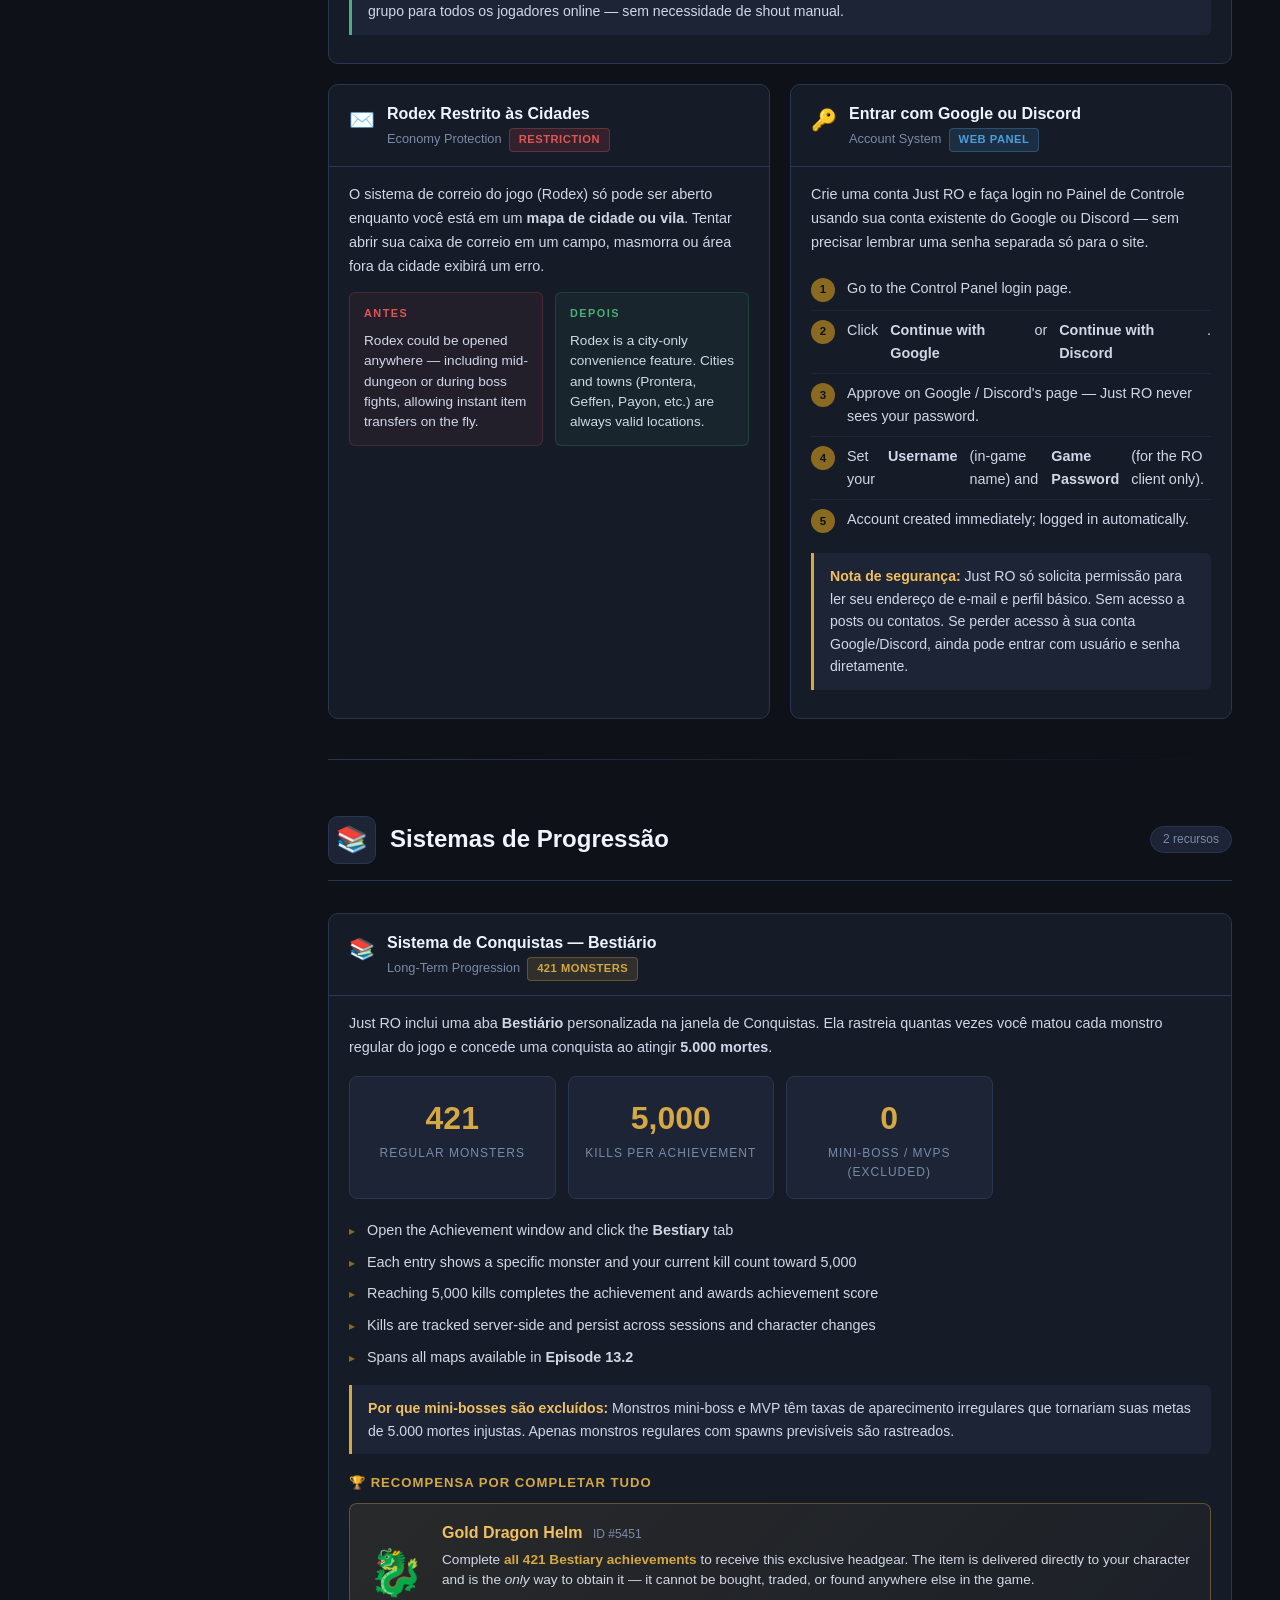
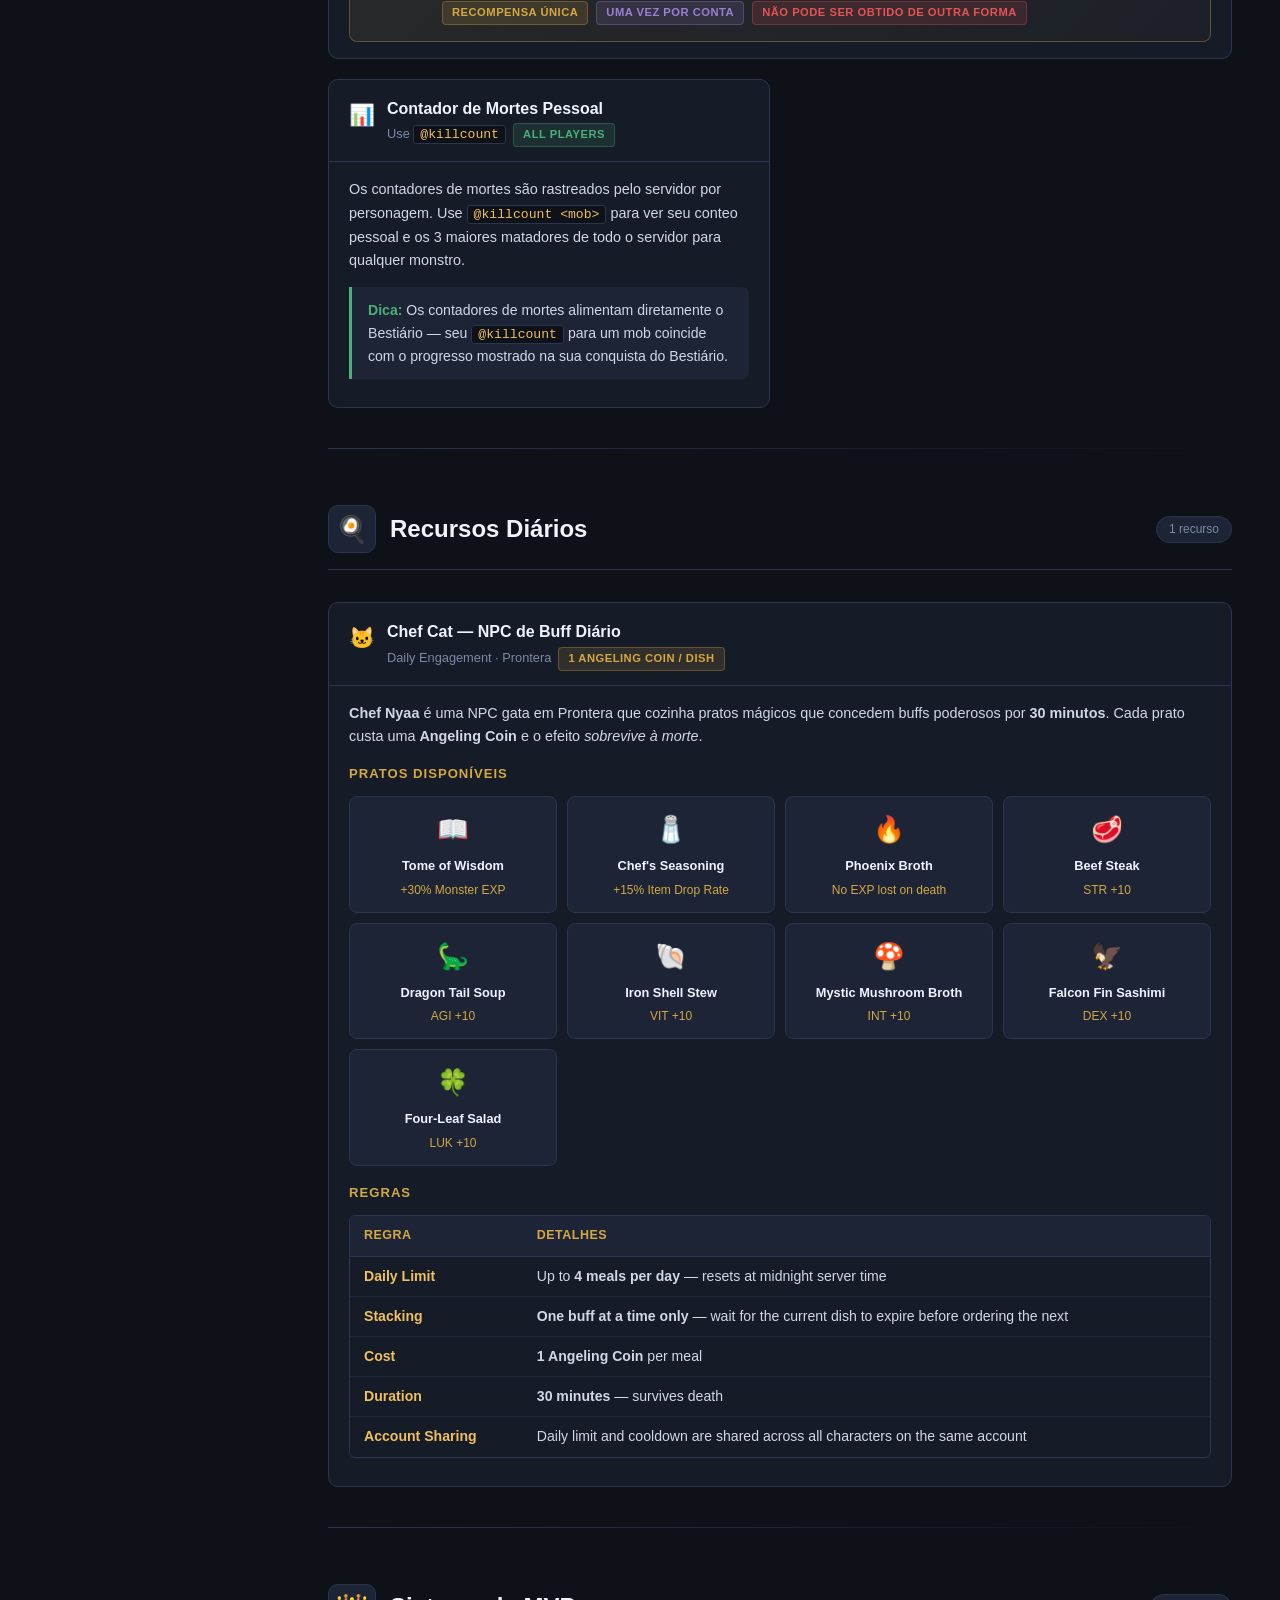
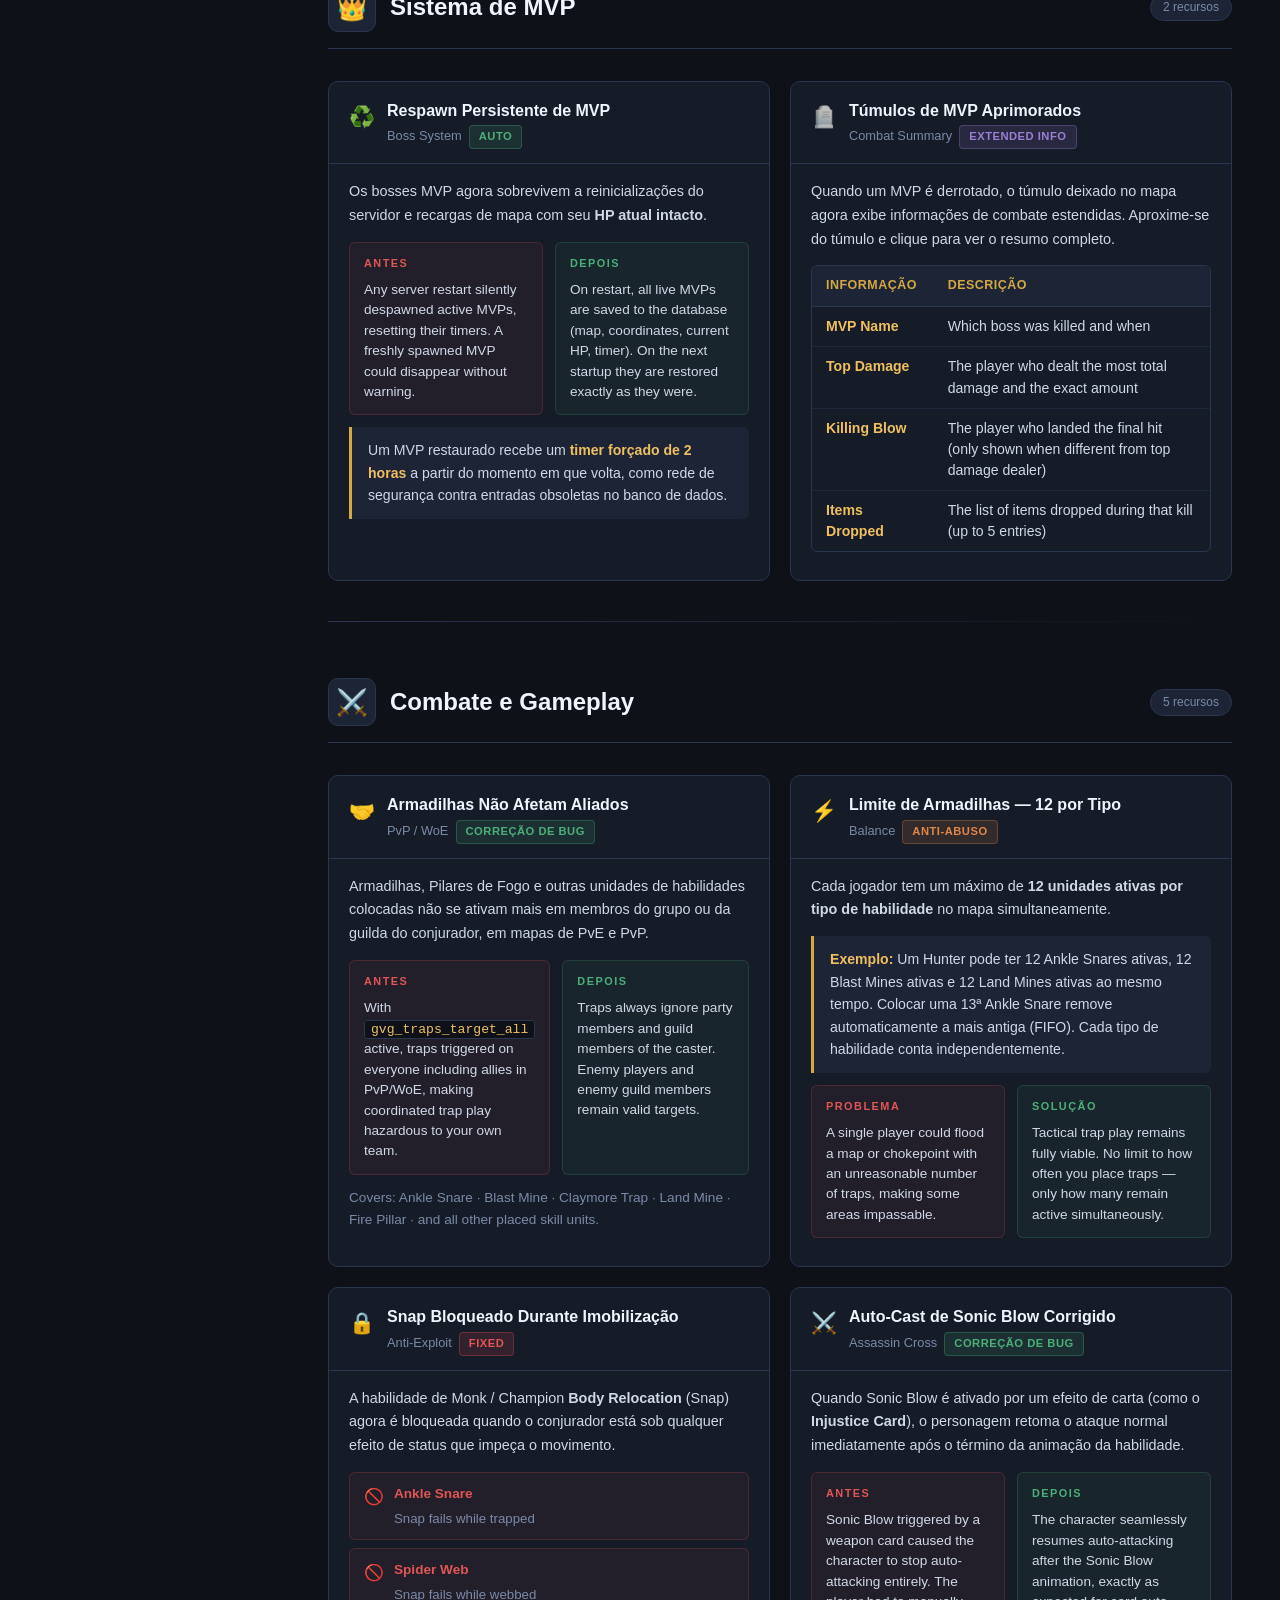
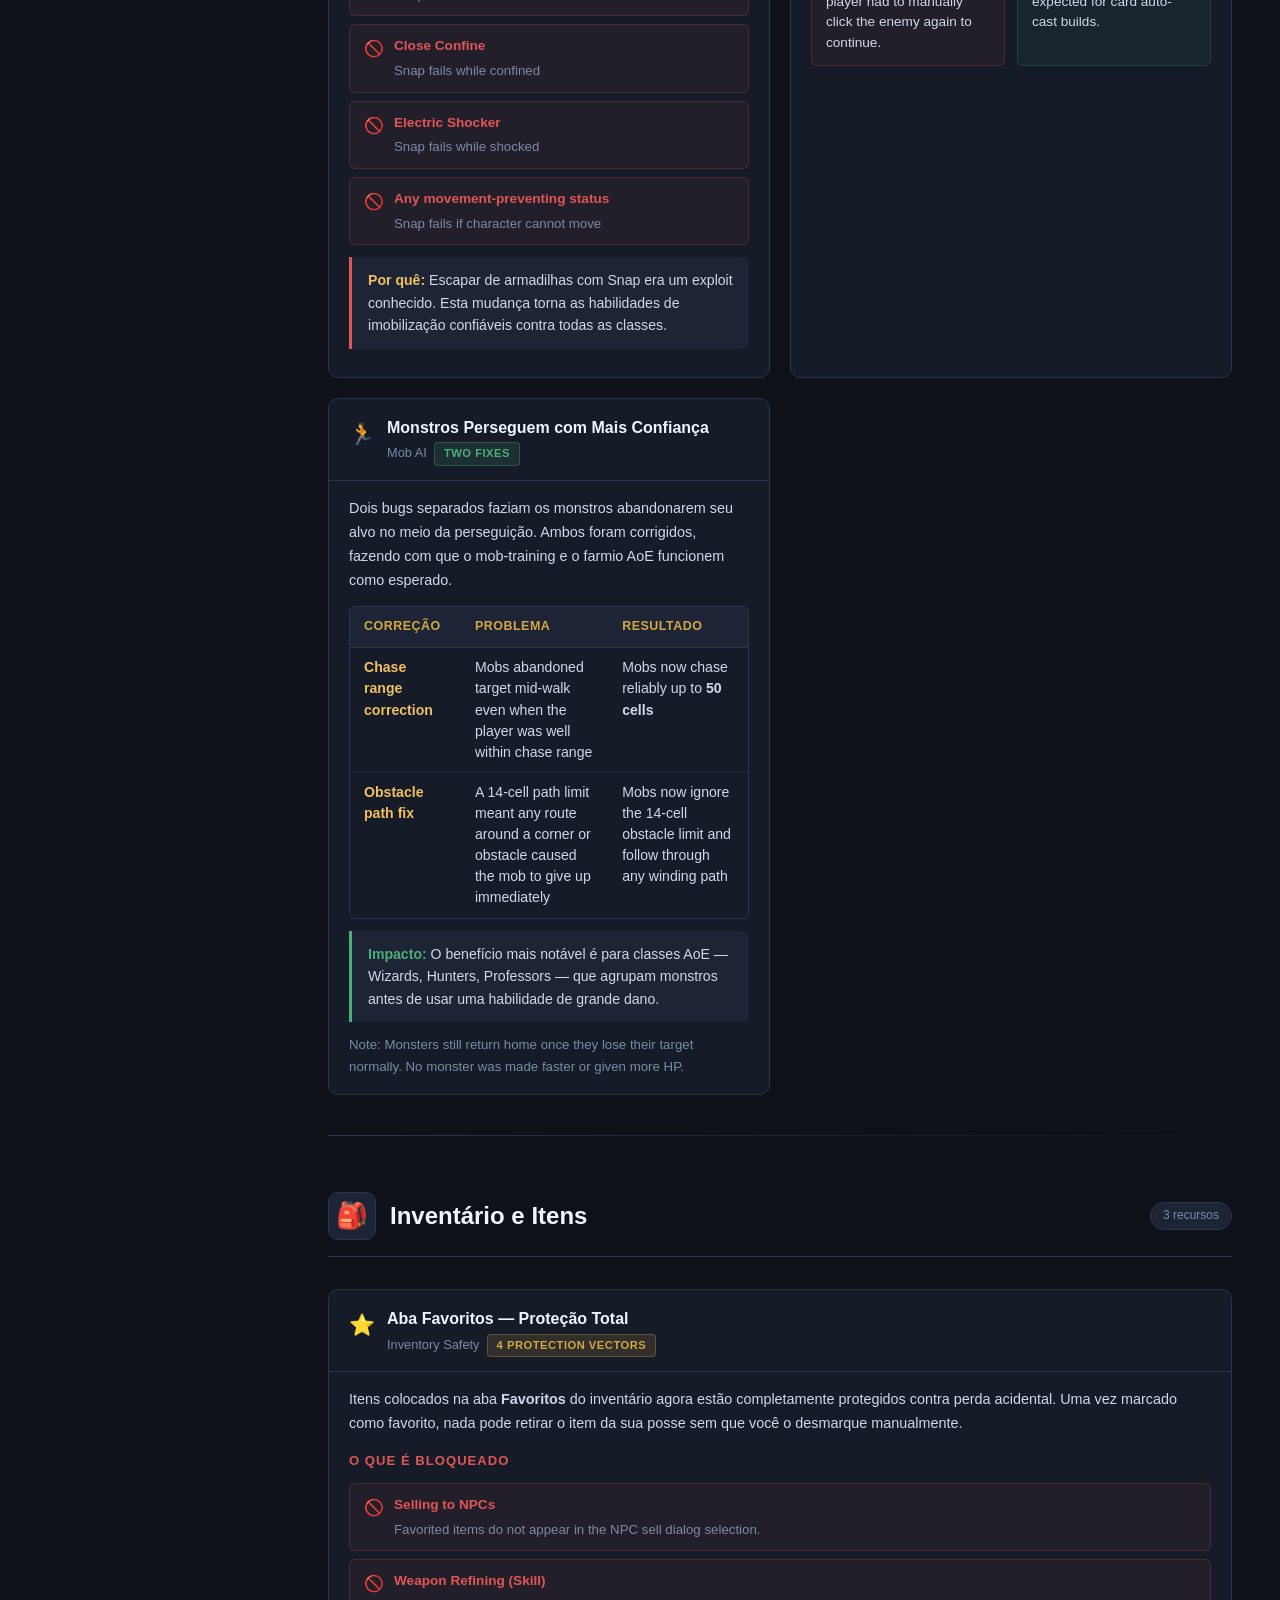
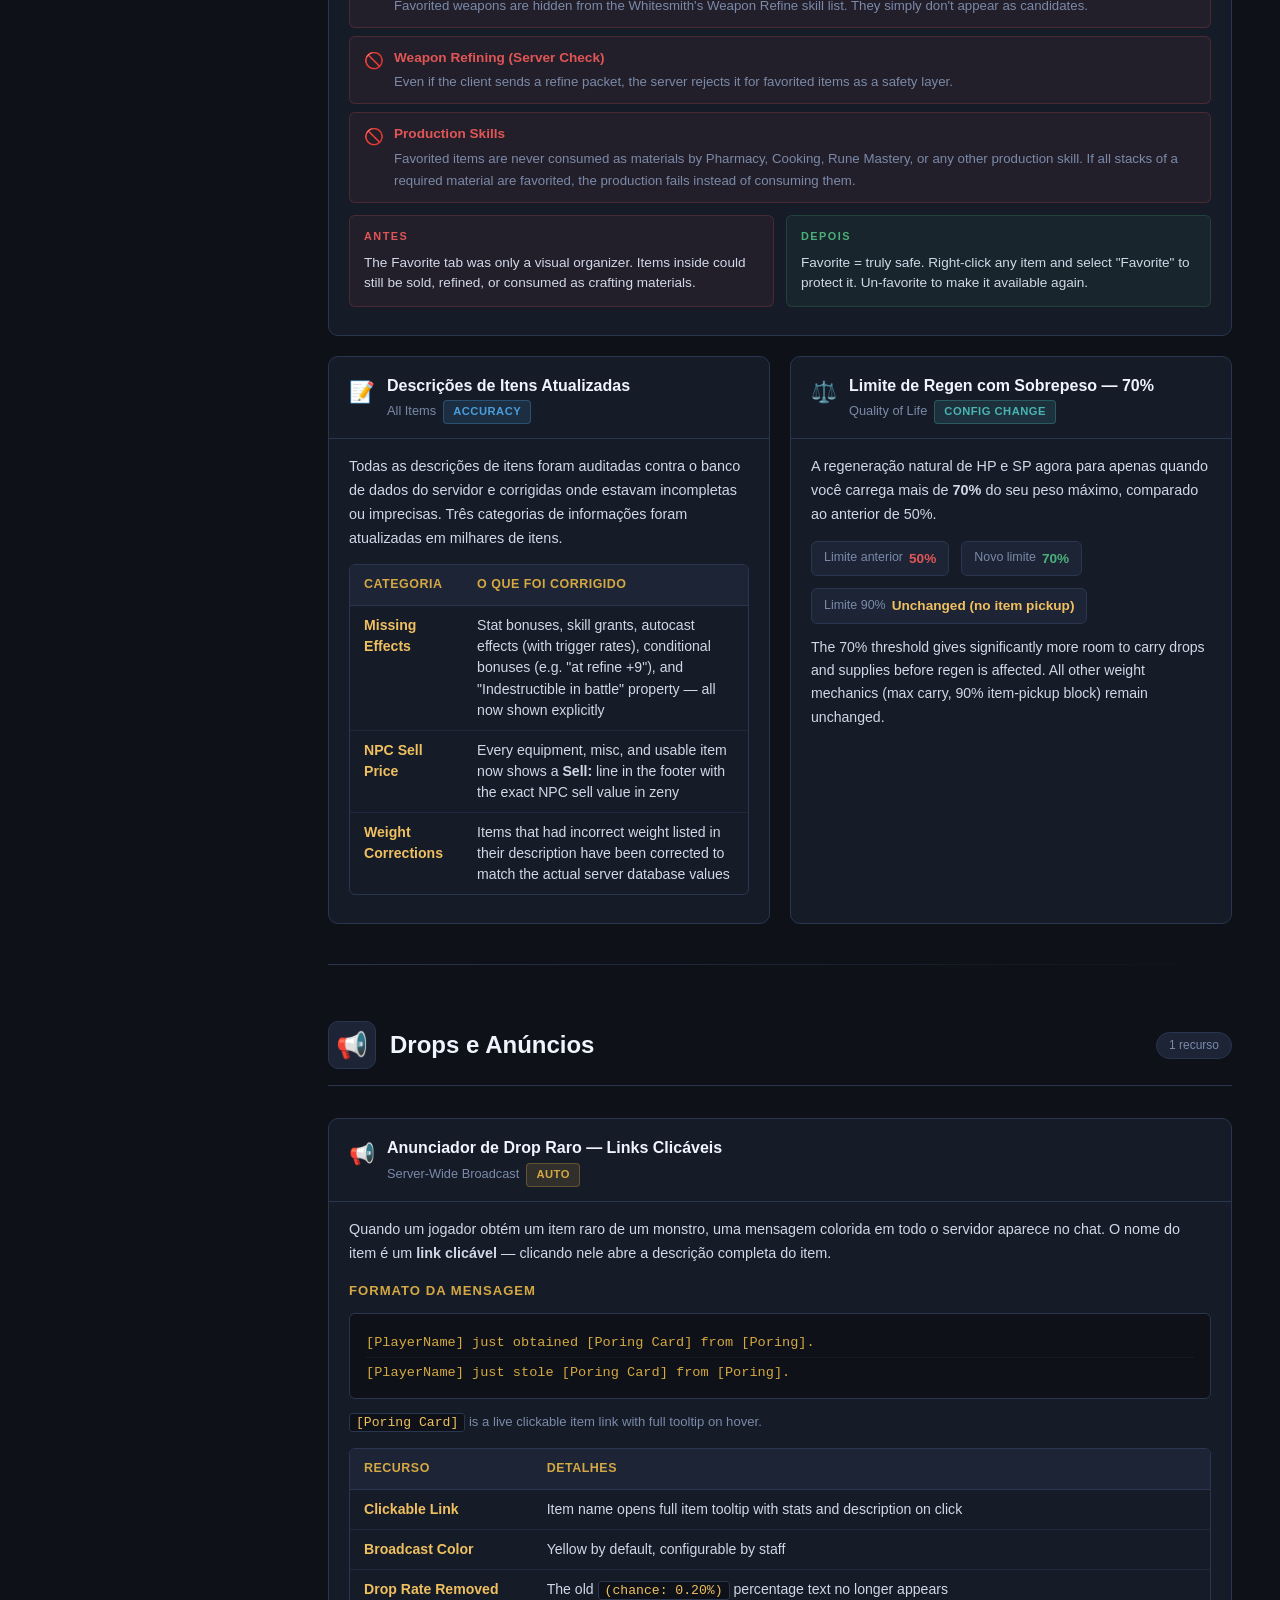
<file: JustRO_Custom_Wiki_PT.html>
<!DOCTYPE html>
<html lang="pt-BR">
<head>
<meta charset="UTF-8">
<meta name="viewport" content="width=device-width, initial-scale=1.0">
<title>Just RO — Wiki de Recursos (PT)</title>
<style>
  body { background:#0e1117; color:#d0d8e8; font-family:'Segoe UI',Arial,sans-serif;
         display:flex; align-items:center; justify-content:center; min-height:100vh; margin:0; }
  .msg { text-align:center; }
  .msg h1 { color:#d4a843; font-size:2rem; margin-bottom:8px; }
  .msg p  { color:#7a8aa8; font-size:0.9rem; }
</style>
<script>
  localStorage.setItem('jro-wiki-lang', 'pt');
  window.location.replace('JustRO_Custom_Wiki.html');
</script>
</head>
<body>
  <div class="msg">
    <h1>Just RO Wiki</h1>
    <p>Carregando versão em Português...</p>
  </div>
</body>
</html>
</file>
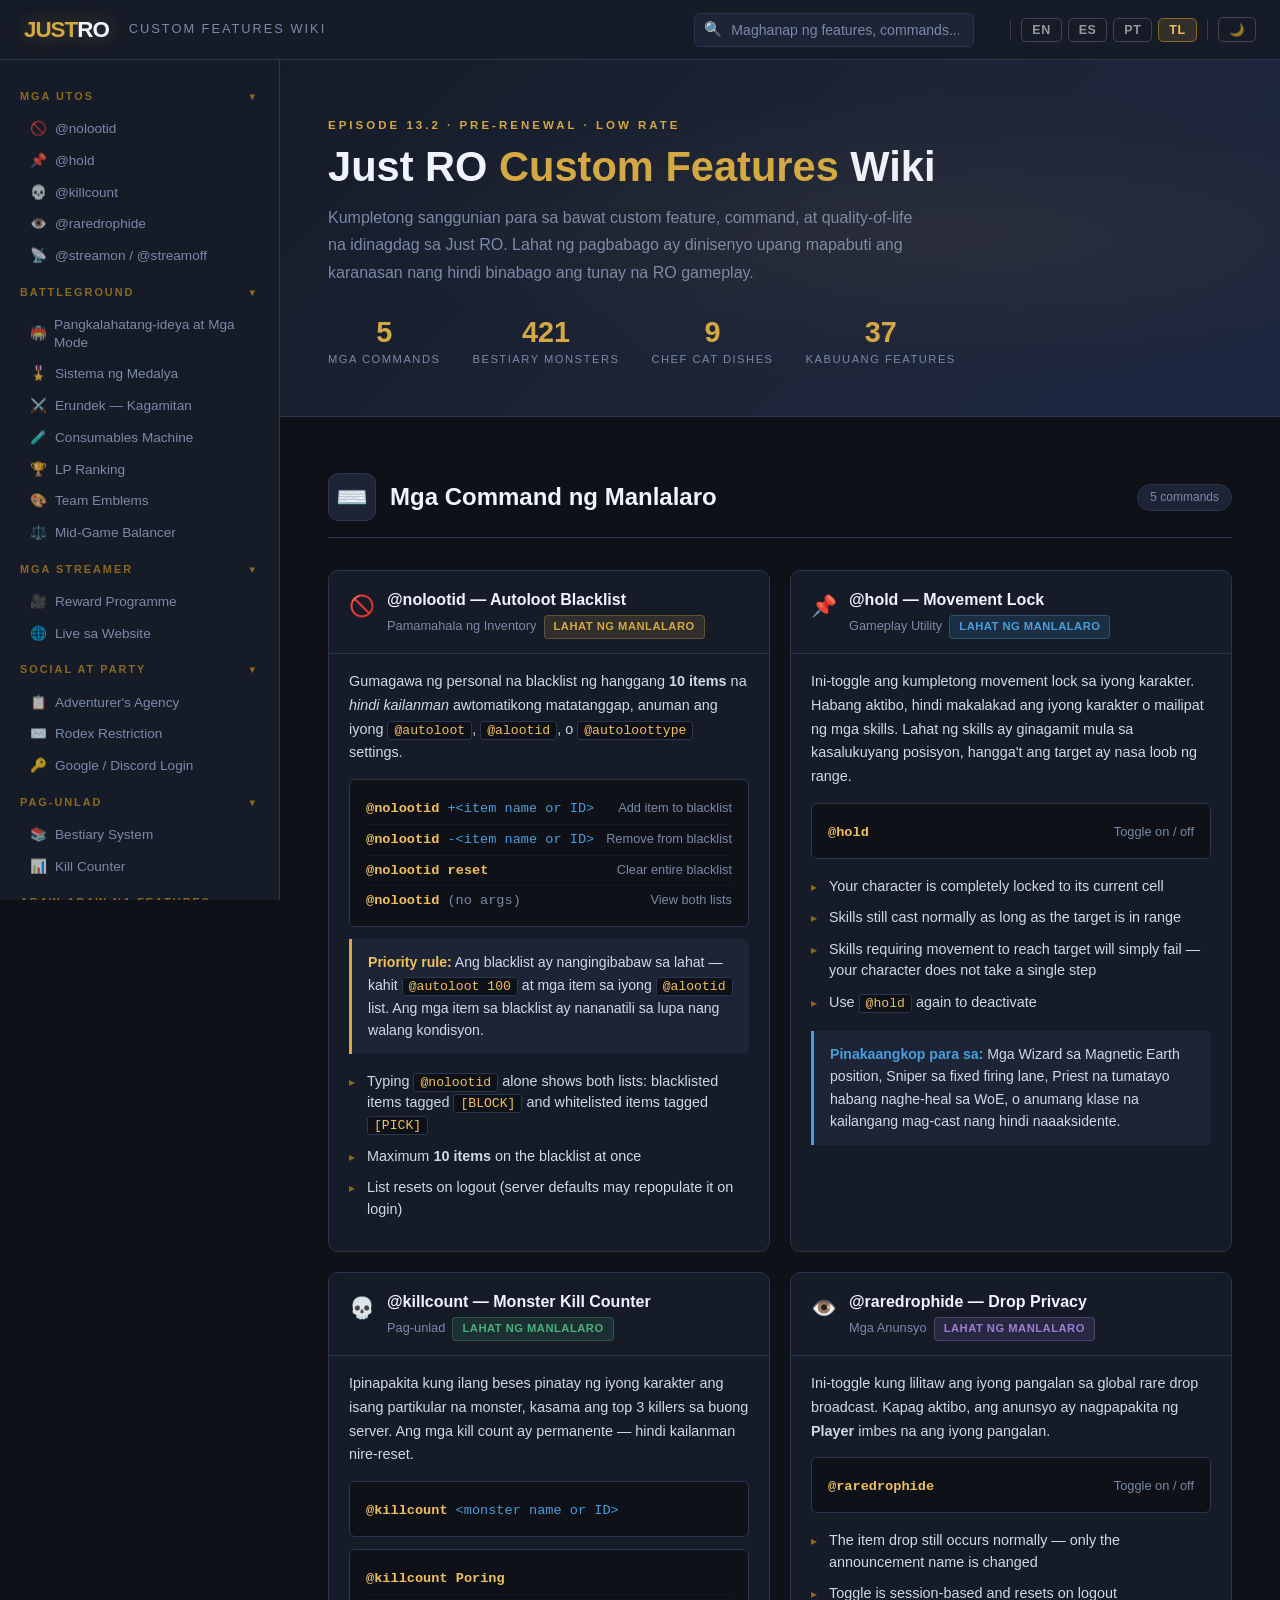
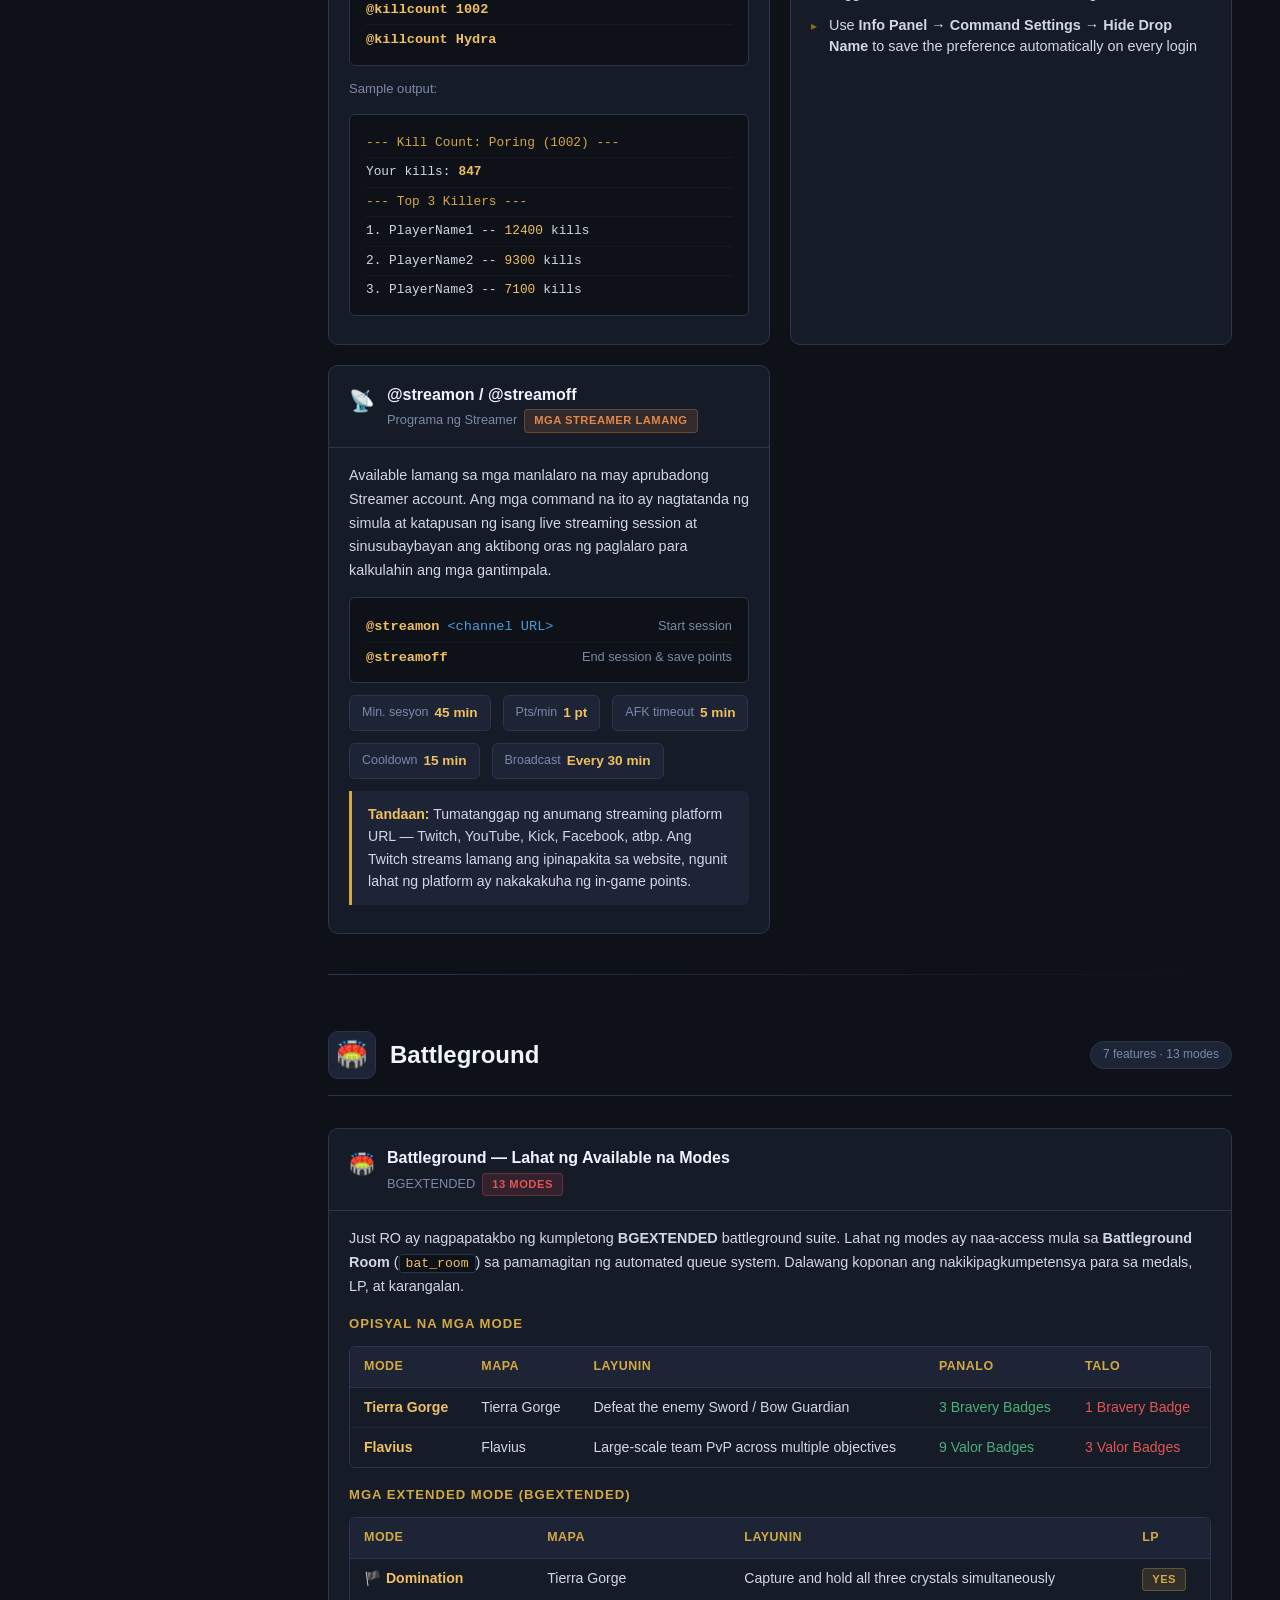
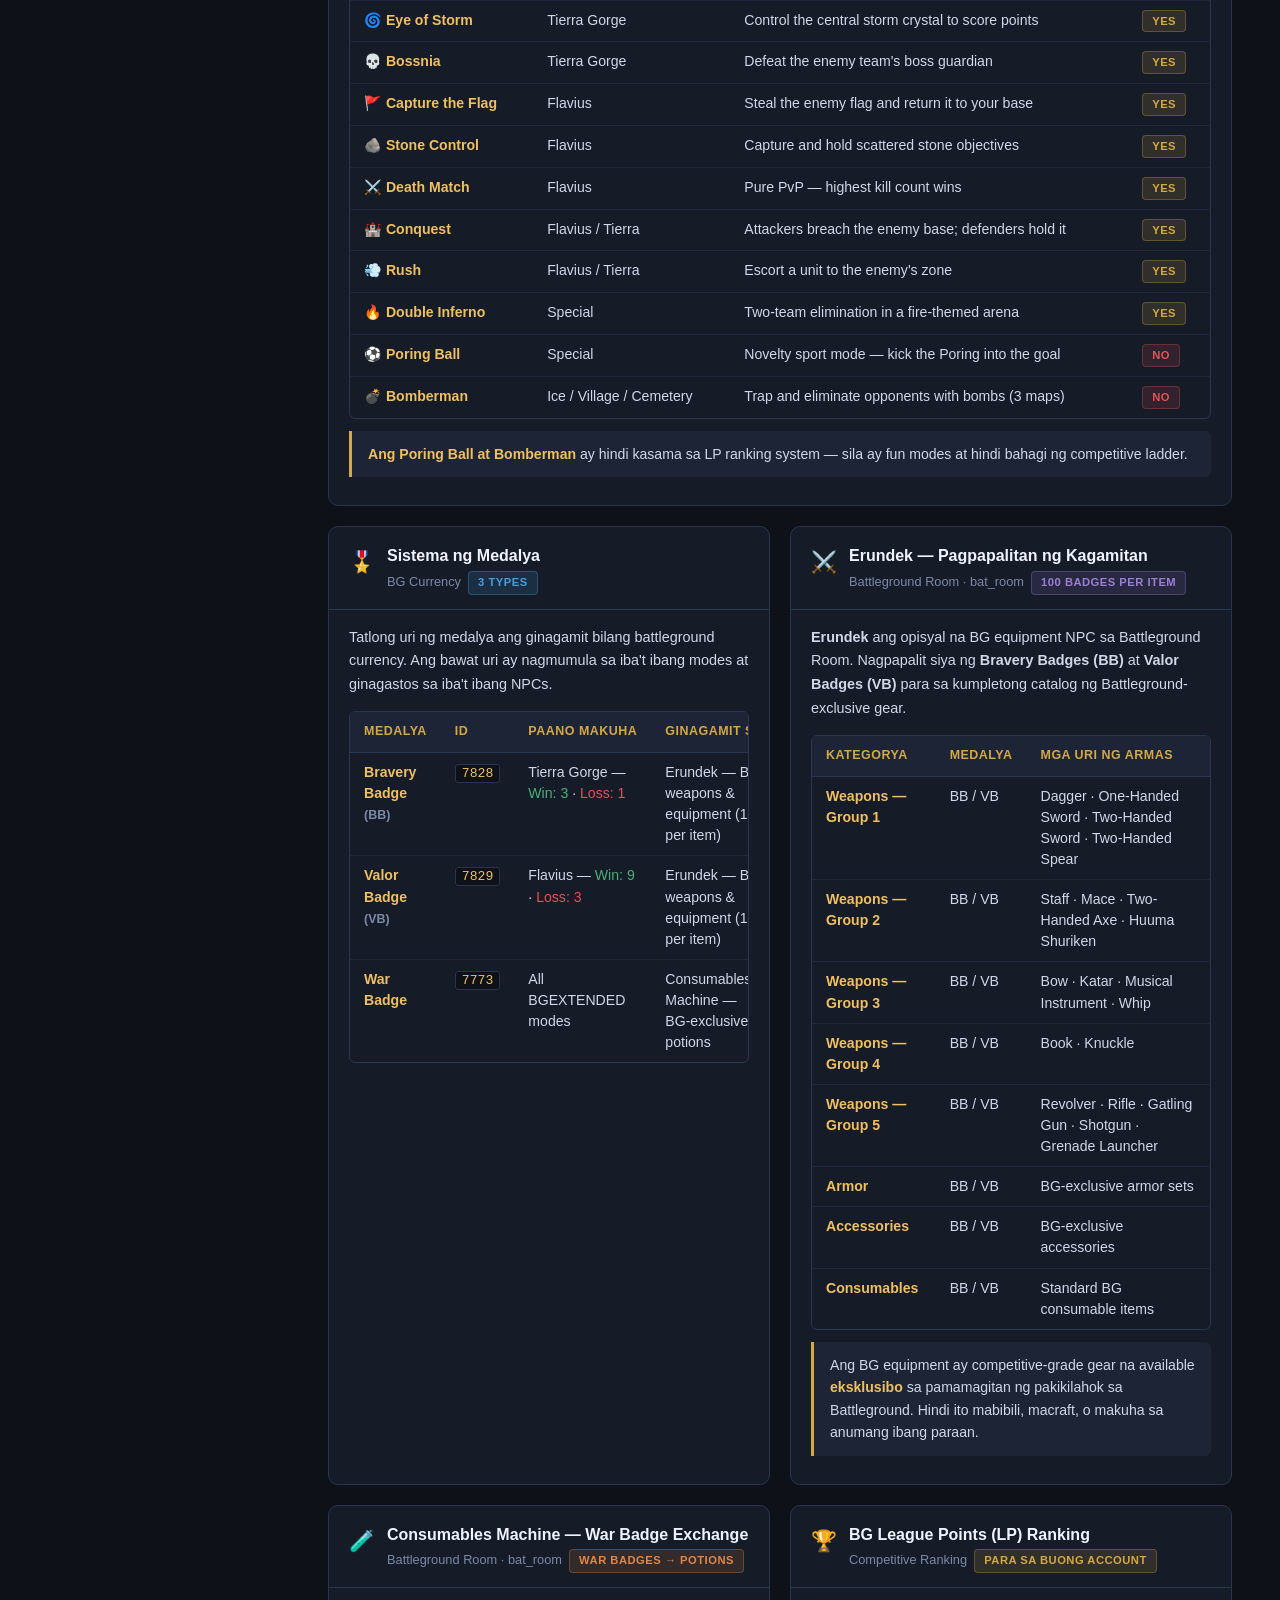
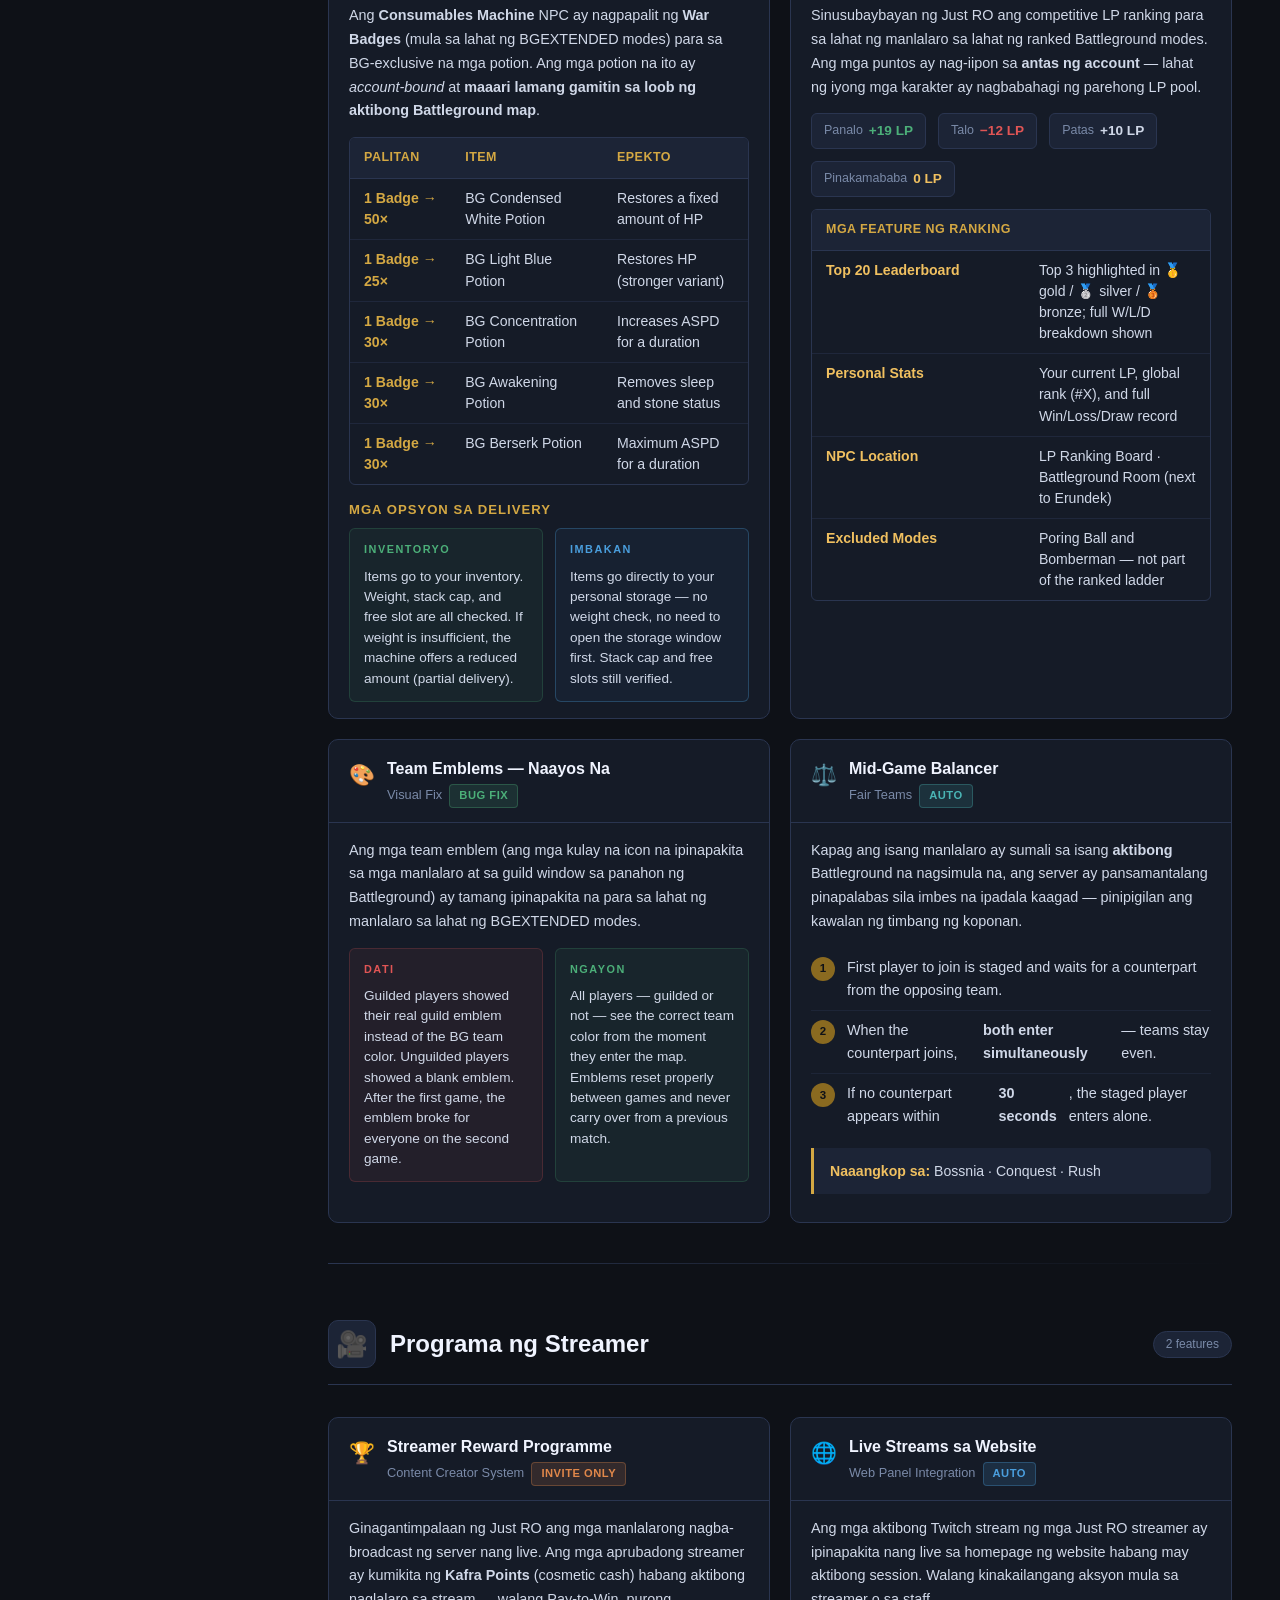
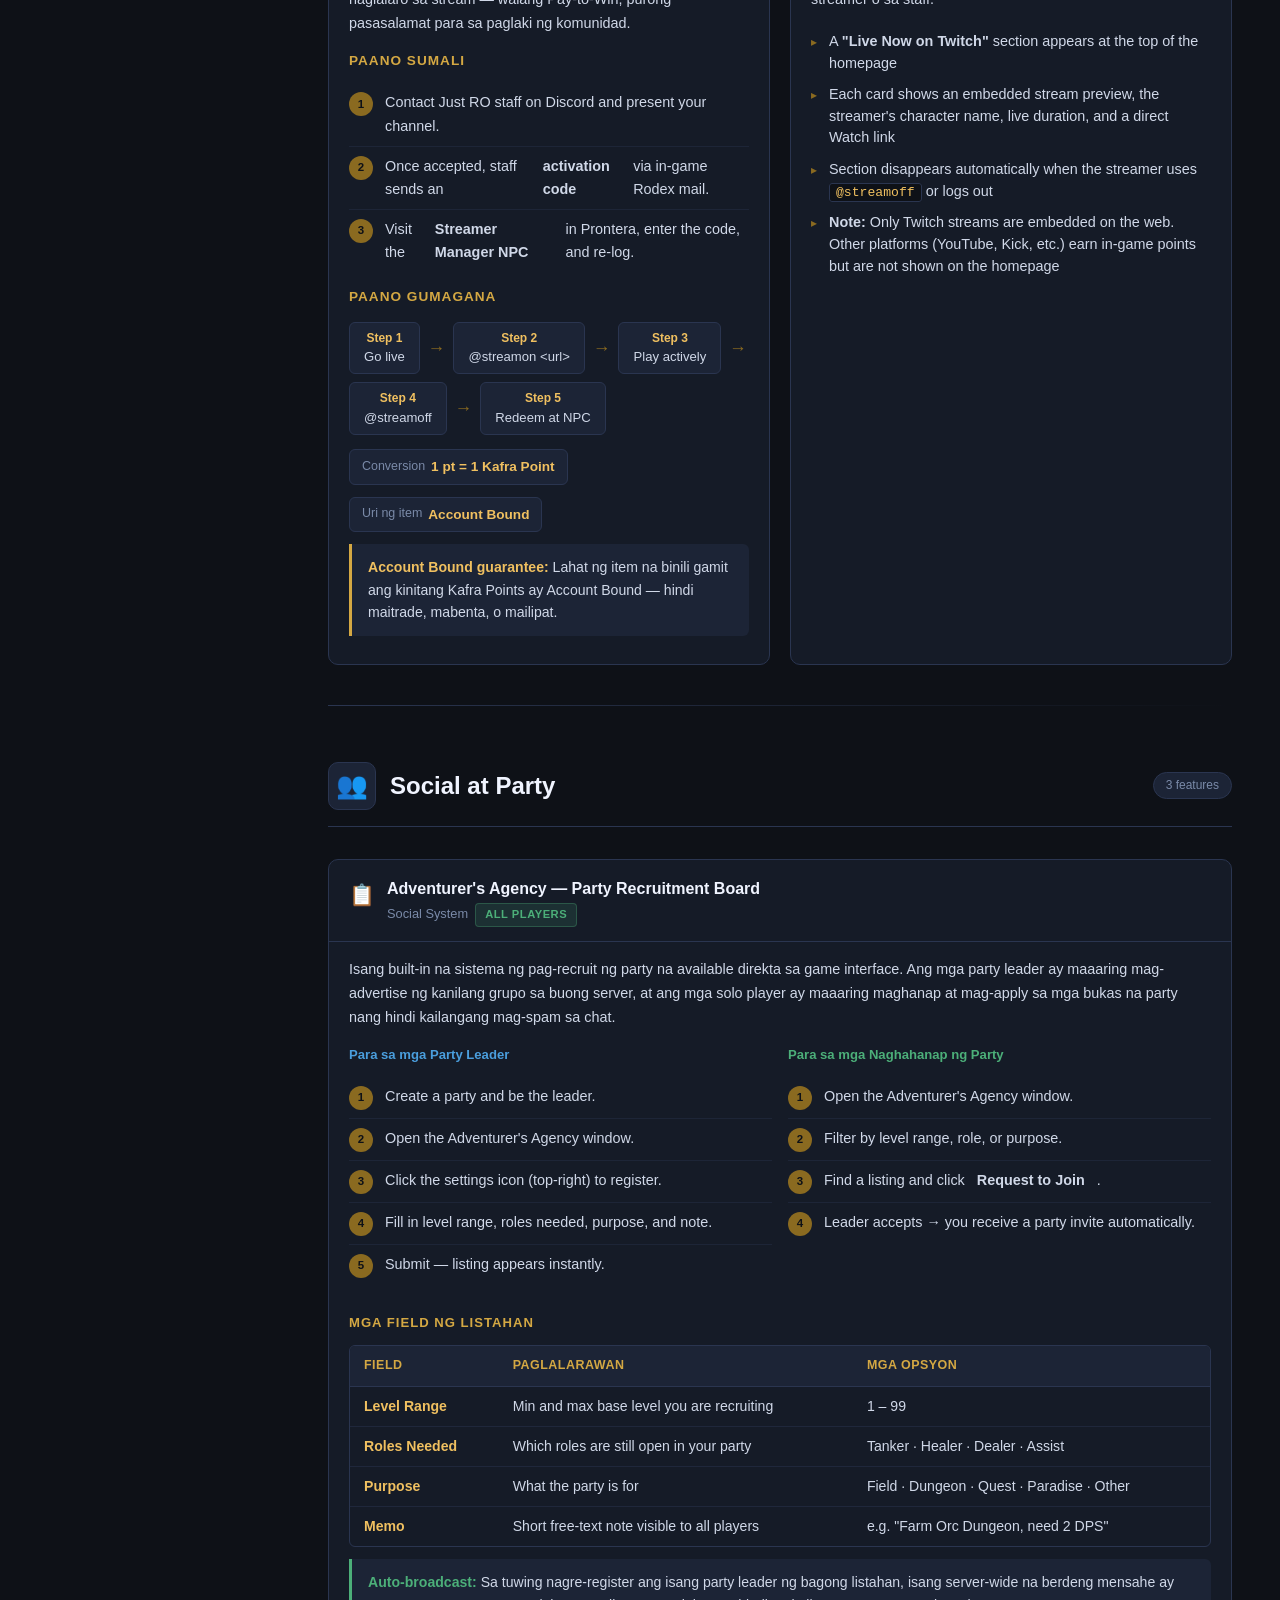
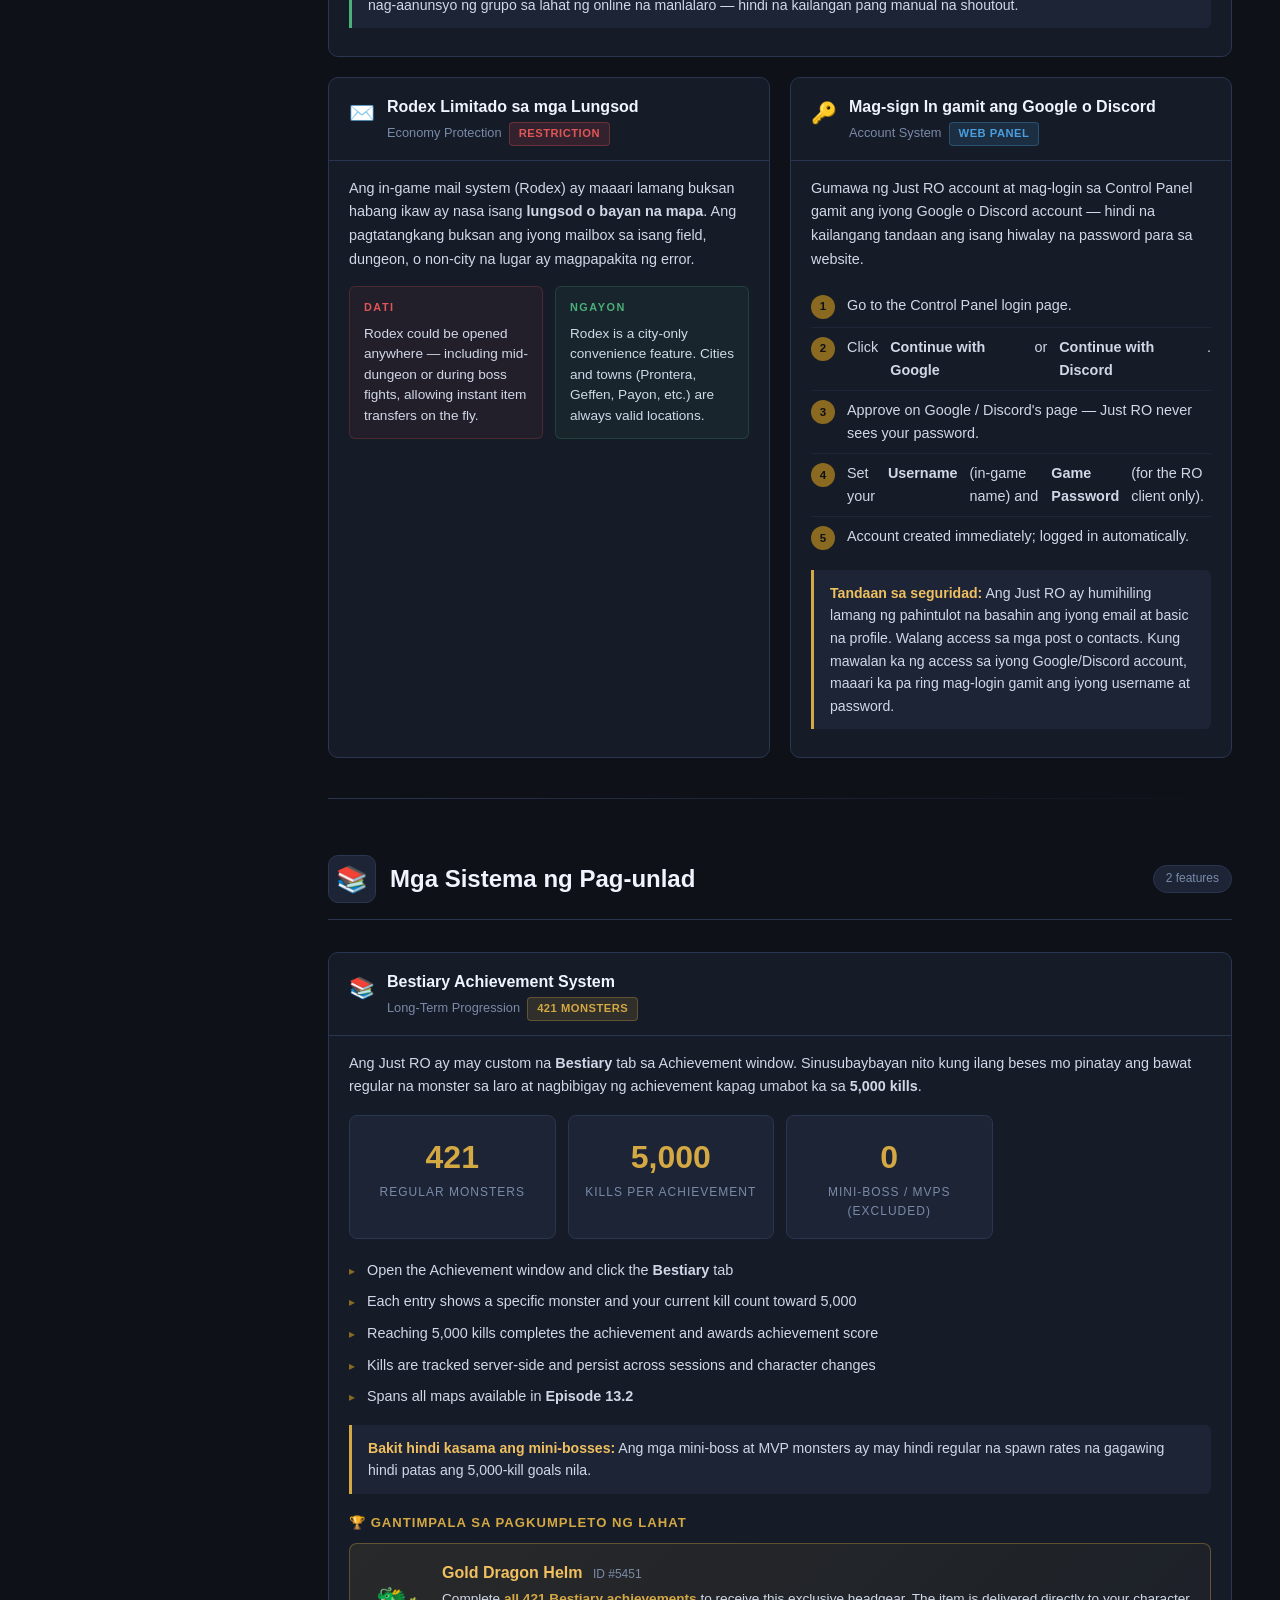
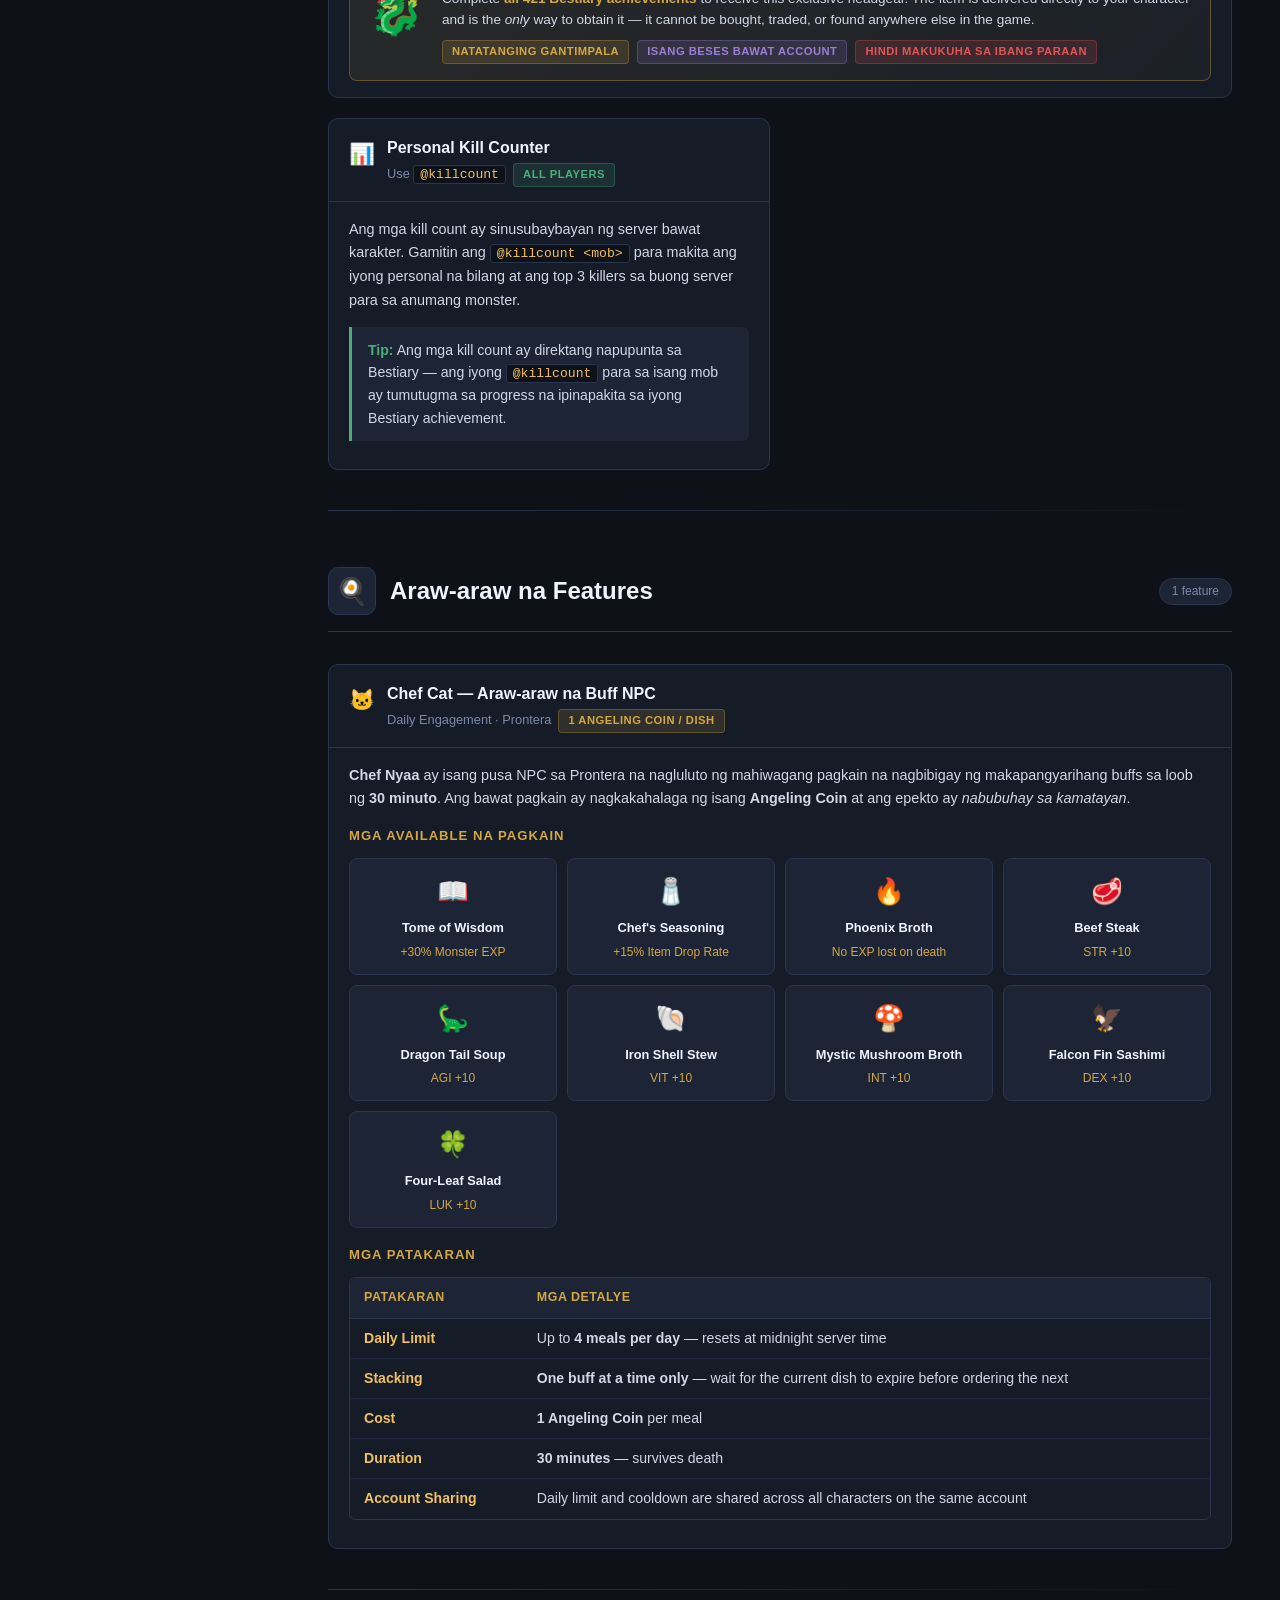
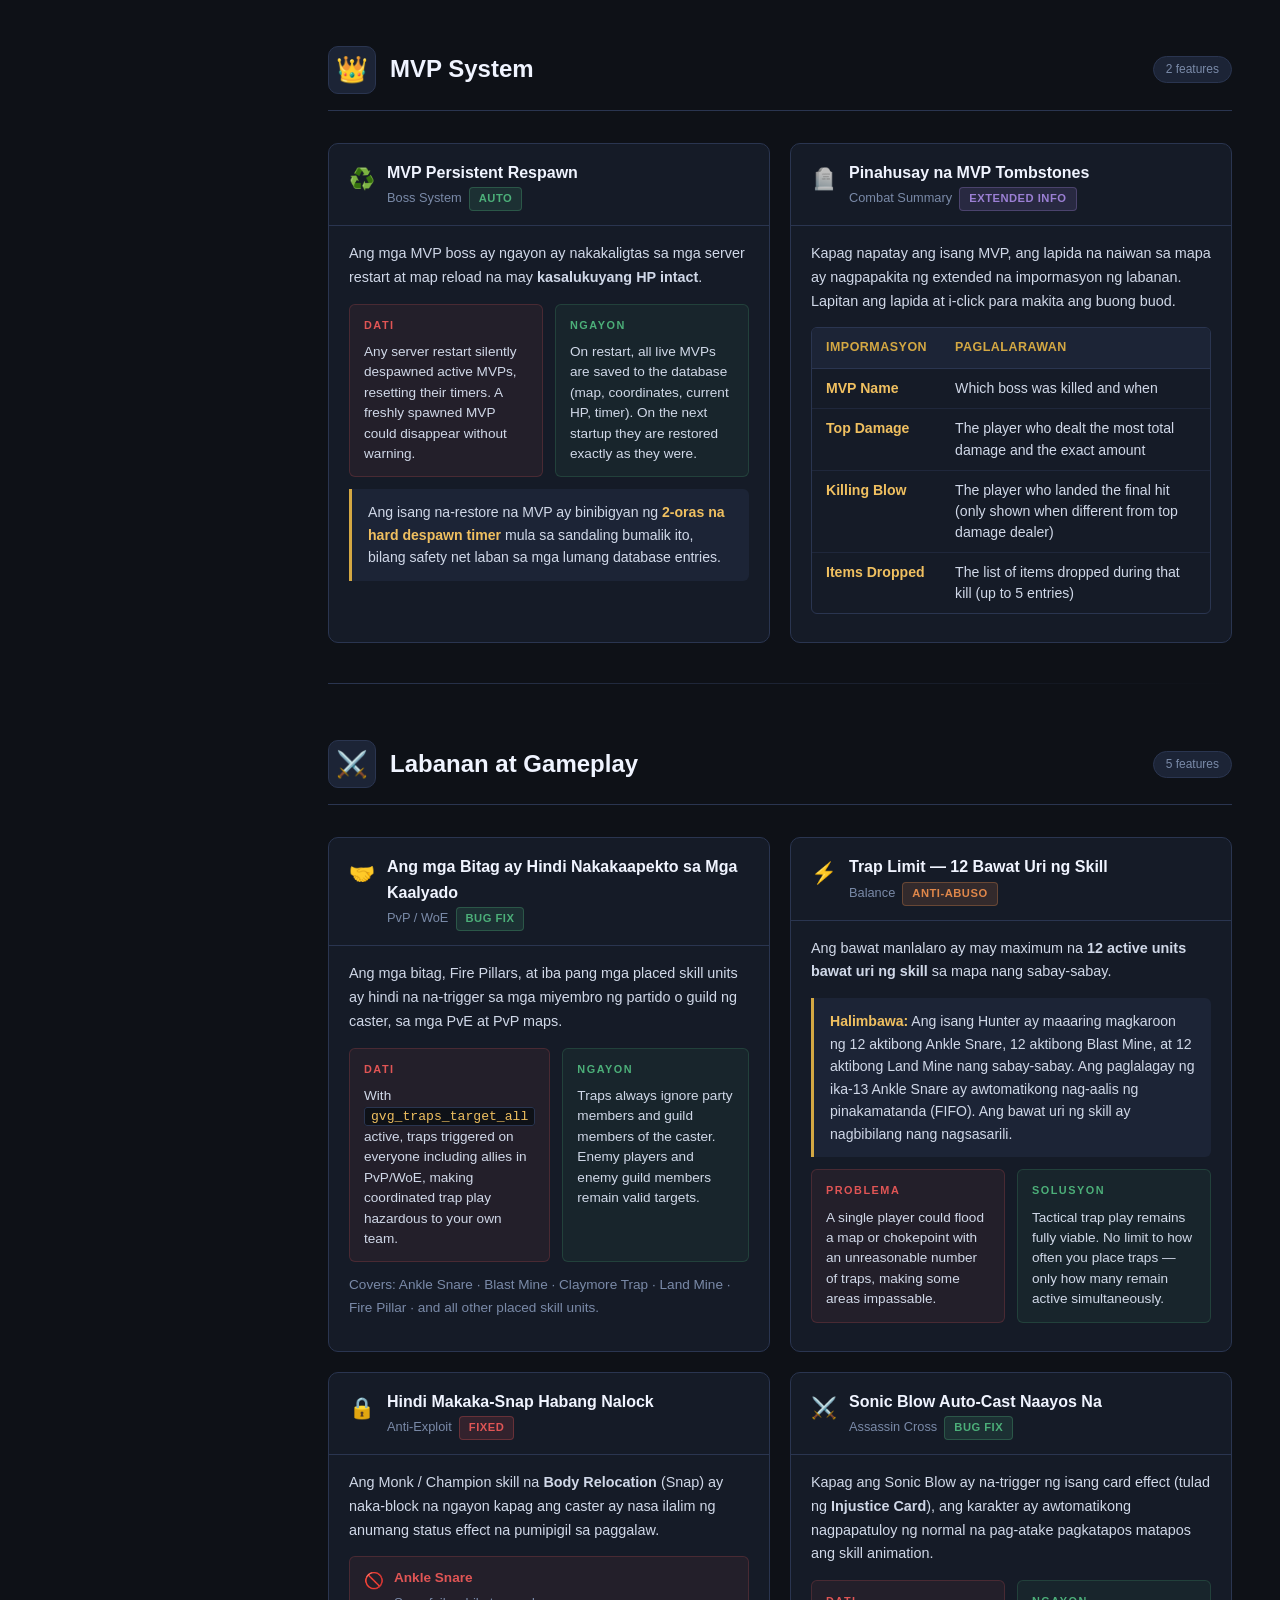
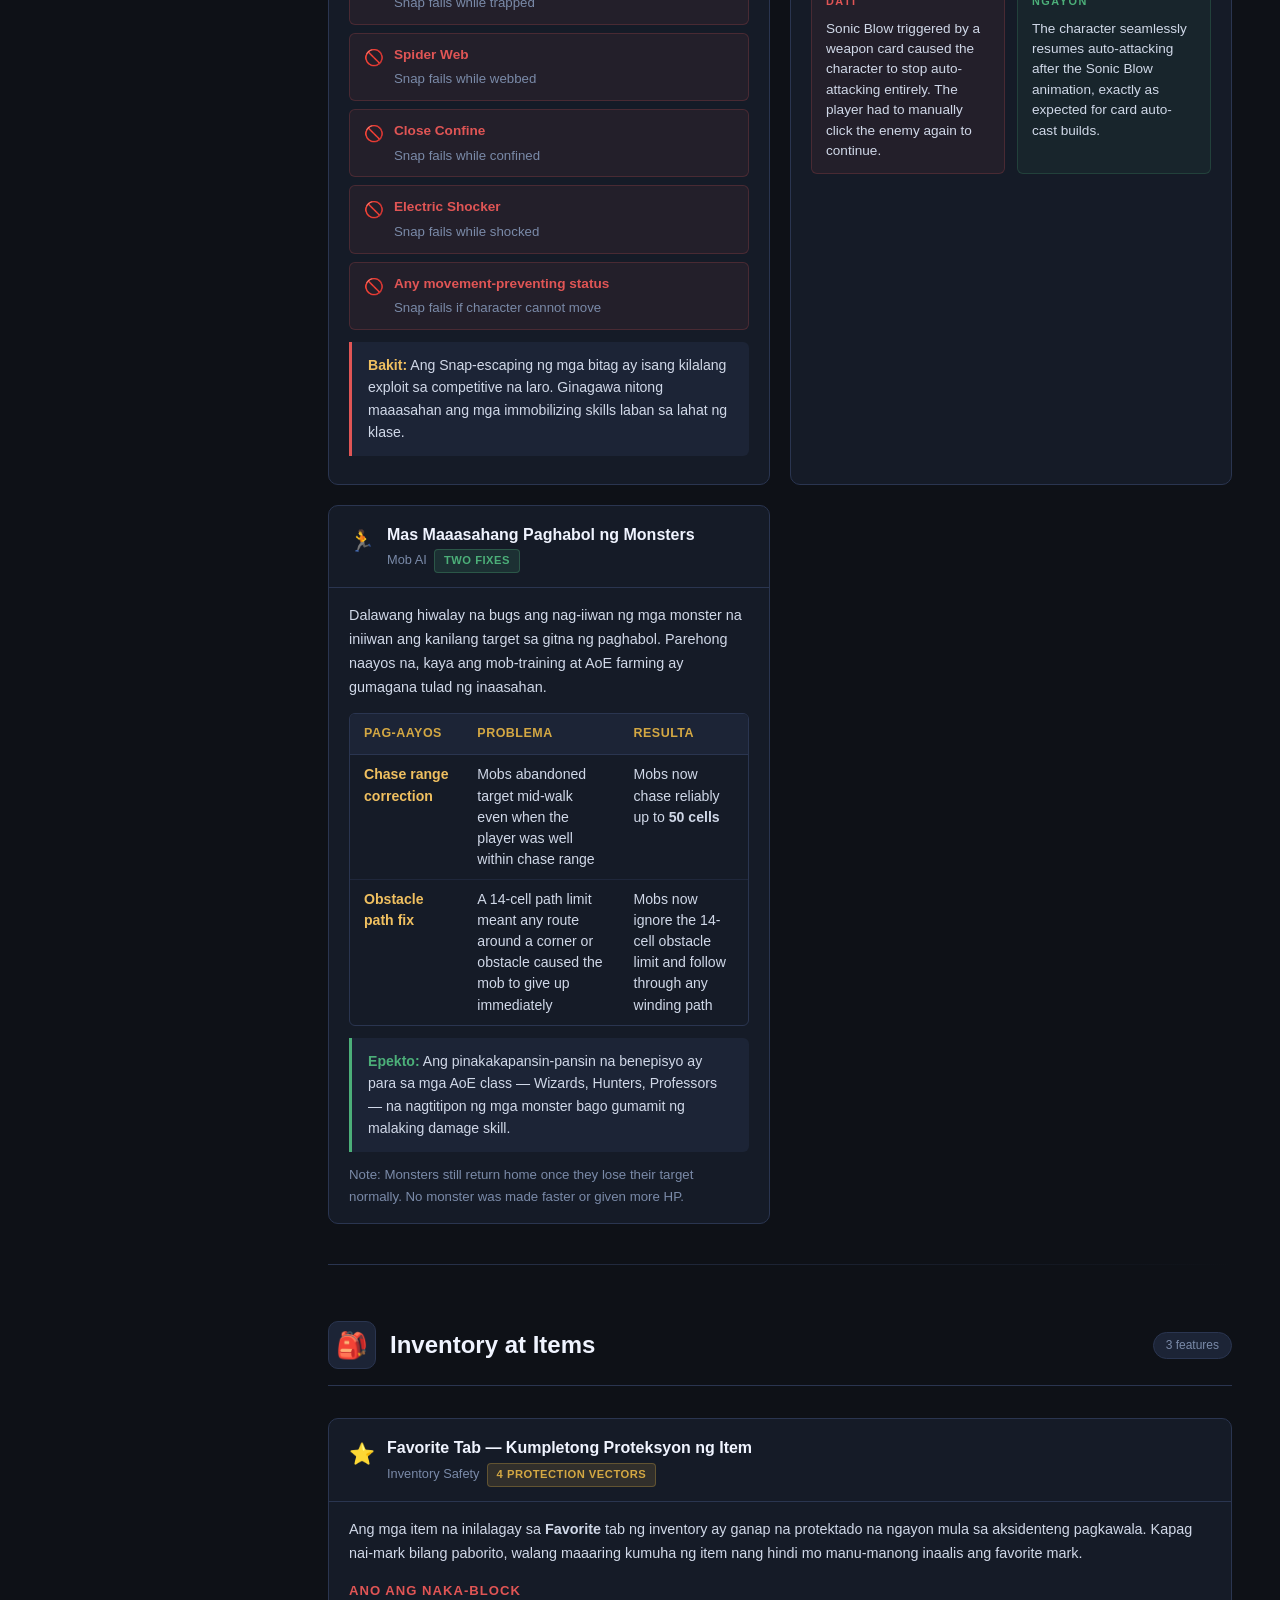
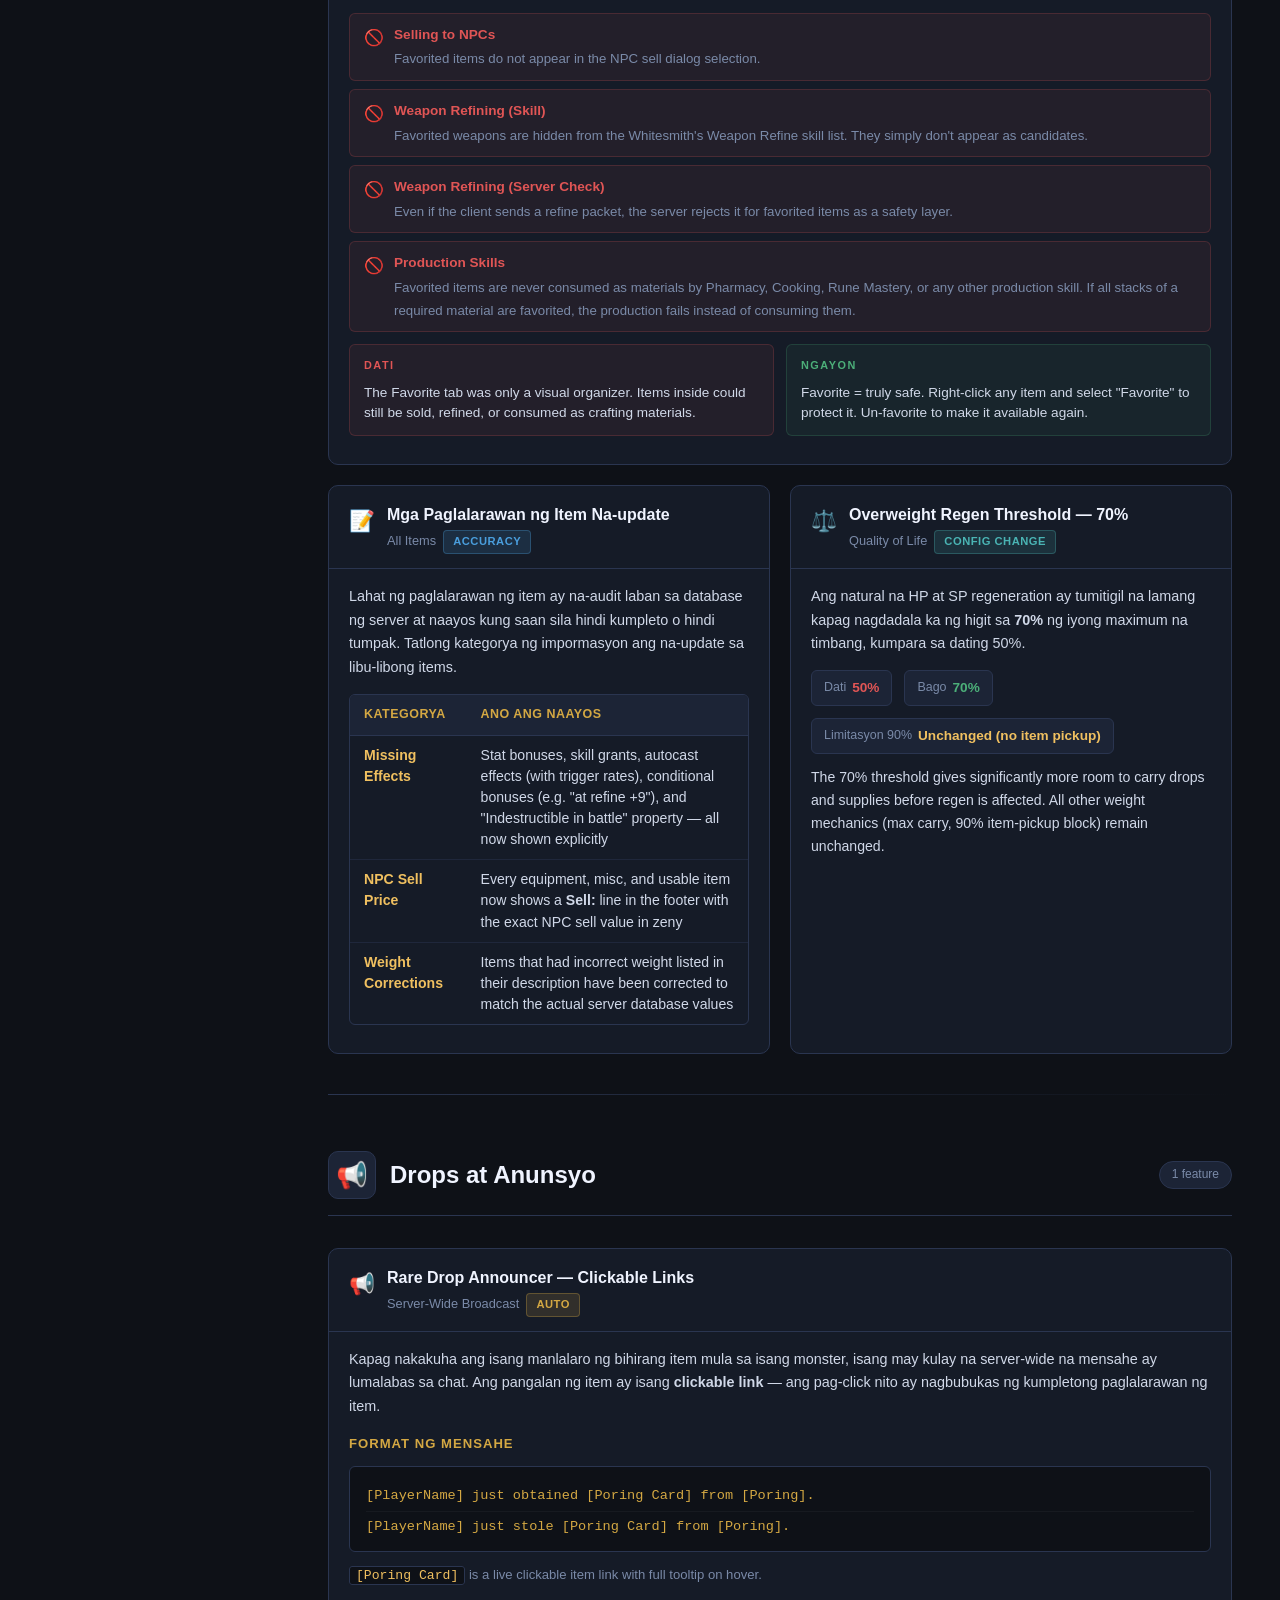
<file: JustRO_Custom_Wiki_TL.html>
<!DOCTYPE html>
<html lang="tl">
<head>
<meta charset="UTF-8">
<meta name="viewport" content="width=device-width, initial-scale=1.0">
<title>Just RO — Custom Features Wiki (TL)</title>
<style>
  body { background:#0e1117; color:#d0d8e8; font-family:'Segoe UI',Arial,sans-serif;
         display:flex; align-items:center; justify-content:center; min-height:100vh; margin:0; }
  .msg { text-align:center; }
  .msg h1 { color:#d4a843; font-size:2rem; margin-bottom:8px; }
  .msg p  { color:#7a8aa8; font-size:0.9rem; }
</style>
<script>
  localStorage.setItem('jro-wiki-lang', 'tl');
  window.location.replace('JustRO_Custom_Wiki.html');
</script>
</head>
<body>
  <div class="msg">
    <h1>Just RO Wiki</h1>
    <p>Nilo-load ang bersyong Tagalog...</p>
  </div>
</body>
</html>
</file>
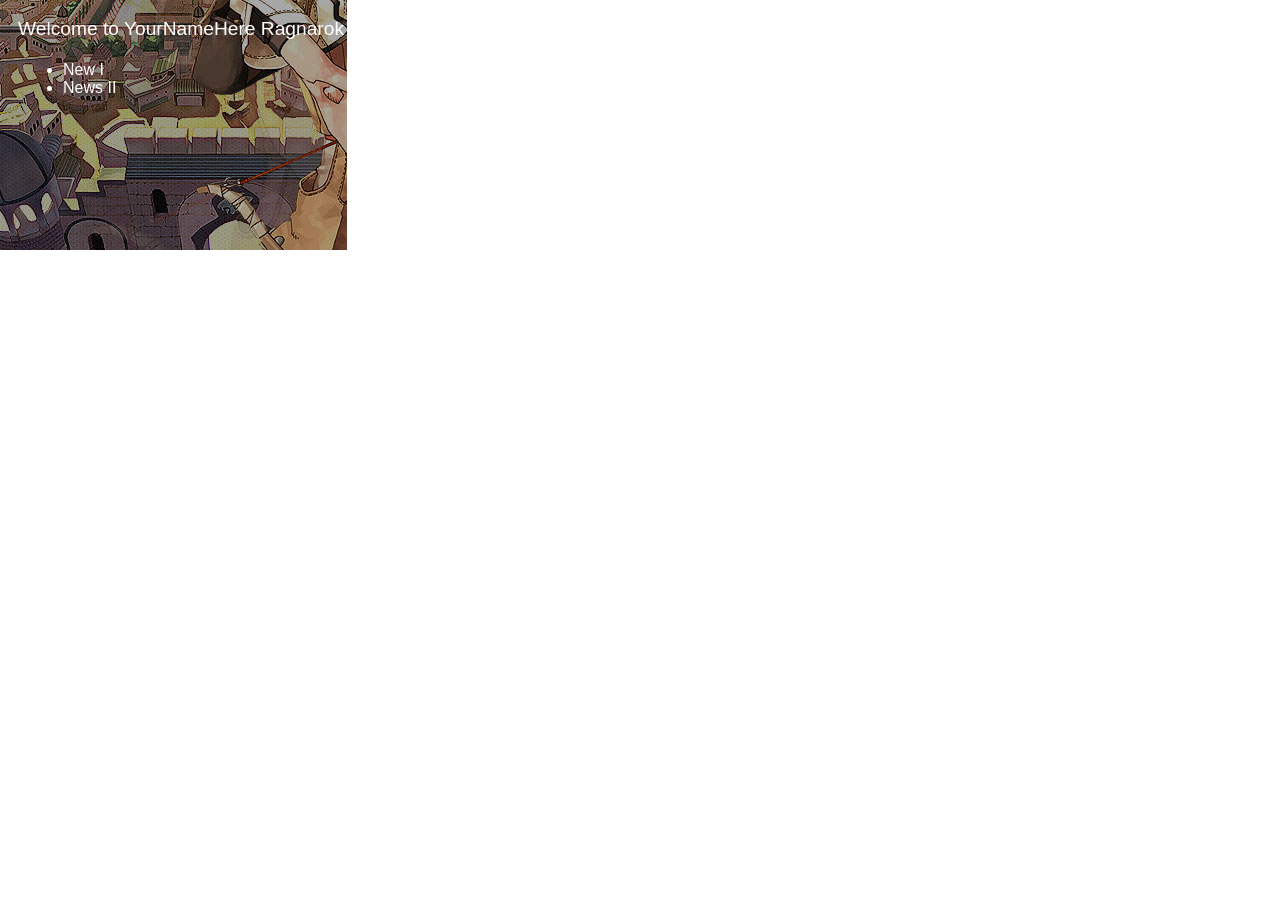
<file: patch/notice.html>
<html>
<head>
<title></title>
</head>
<link rel="stylesheet" href="style.css" type="text/css">
<body>
	<tr valign="top">
		<td>
		<div style="height:250px; width:100%;">
		<table border="0" width="100%" cellspacing="4" cellpadding="4">
			<tr>
				<td width="100%"><span class="header">Welcome to YourNameHere Ragnarok Online!</span>
					<div class="content">
						<ul>
							<li>New I</li>
							<li>News II</li>
						</ul>
					</div>
				</td>
				</tr>
		</table>
		</div>
		</td>
	</tr>
</body>
</html>
</file>
<file: styles.css>
body {
    margin: 0;
    font-family: Arial, sans-serif;
    color: #fff;
    text-align: center;
    /* BACKGROUND */
    background: url('./images/background.png') no-repeat center center fixed;
    background-size: cover;
    /* FIX LAYOUT */
    display: flex;
    flex-direction: column;
    min-height: 100vh;
}

/* CONTENEDOR */
.container {
    flex: 1;
    display: flex;
    flex-direction: column;
    justify-content: center;
    padding: 40px 20px 20px; /* menos abajo */
    background: rgba(0, 0, 0, 0.65);
}

/* LOGO */
.logo {
    width: 260px;
    margin: 0 auto 20px;
    display: block;
}

/* TITULO */
h1 {
    font-size: 64px;
    margin: 0;
}

    h1 span {
        color: #f5c542;
    }

/* TEXTO */
p {
    font-size: 18px;
    color: #ccc;
    max-width: 600px;
    margin: 20px auto;
}

/* BOTONES */
.btn {
    display: inline-block;
    margin: 15px;
    padding: 15px 30px;
    font-size: 18px;
    border-radius: 8px;
    text-decoration: none;
    font-weight: bold;
}

.btn-primary {
    background: #f5c542;
    color: #000;
}

.btn-secondary {
    border: 2px solid #f5c542;
    color: #f5c542;
}

/* FEATURES */
.features {
    margin-top: 60px;
}

.feature {
    margin: 20px;
    font-size: 18px;
}

/* FOOTER PRO */
footer {
  padding: 30px 20px; /* M�S AIRE */
  font-size: 14px;

  color: #f5c542;
  opacity: 0.75;

  border-top: 1px solid rgba(255, 255, 255, 0.1);
}
</file>
<file: patch/style.css>
body {
	font-size: 11px;
	font-family: Tahoma, Arial;
	padding: 10px;
	color: #ffffff;
	margin: 0px;
	border: 0px;
	background: transparent url(bg.jpg) no-repeat;
	background-attachment: fixed;
}
.header {
	font-size: 120%;
}
.content {
	padding: 5px;
}
</file>
